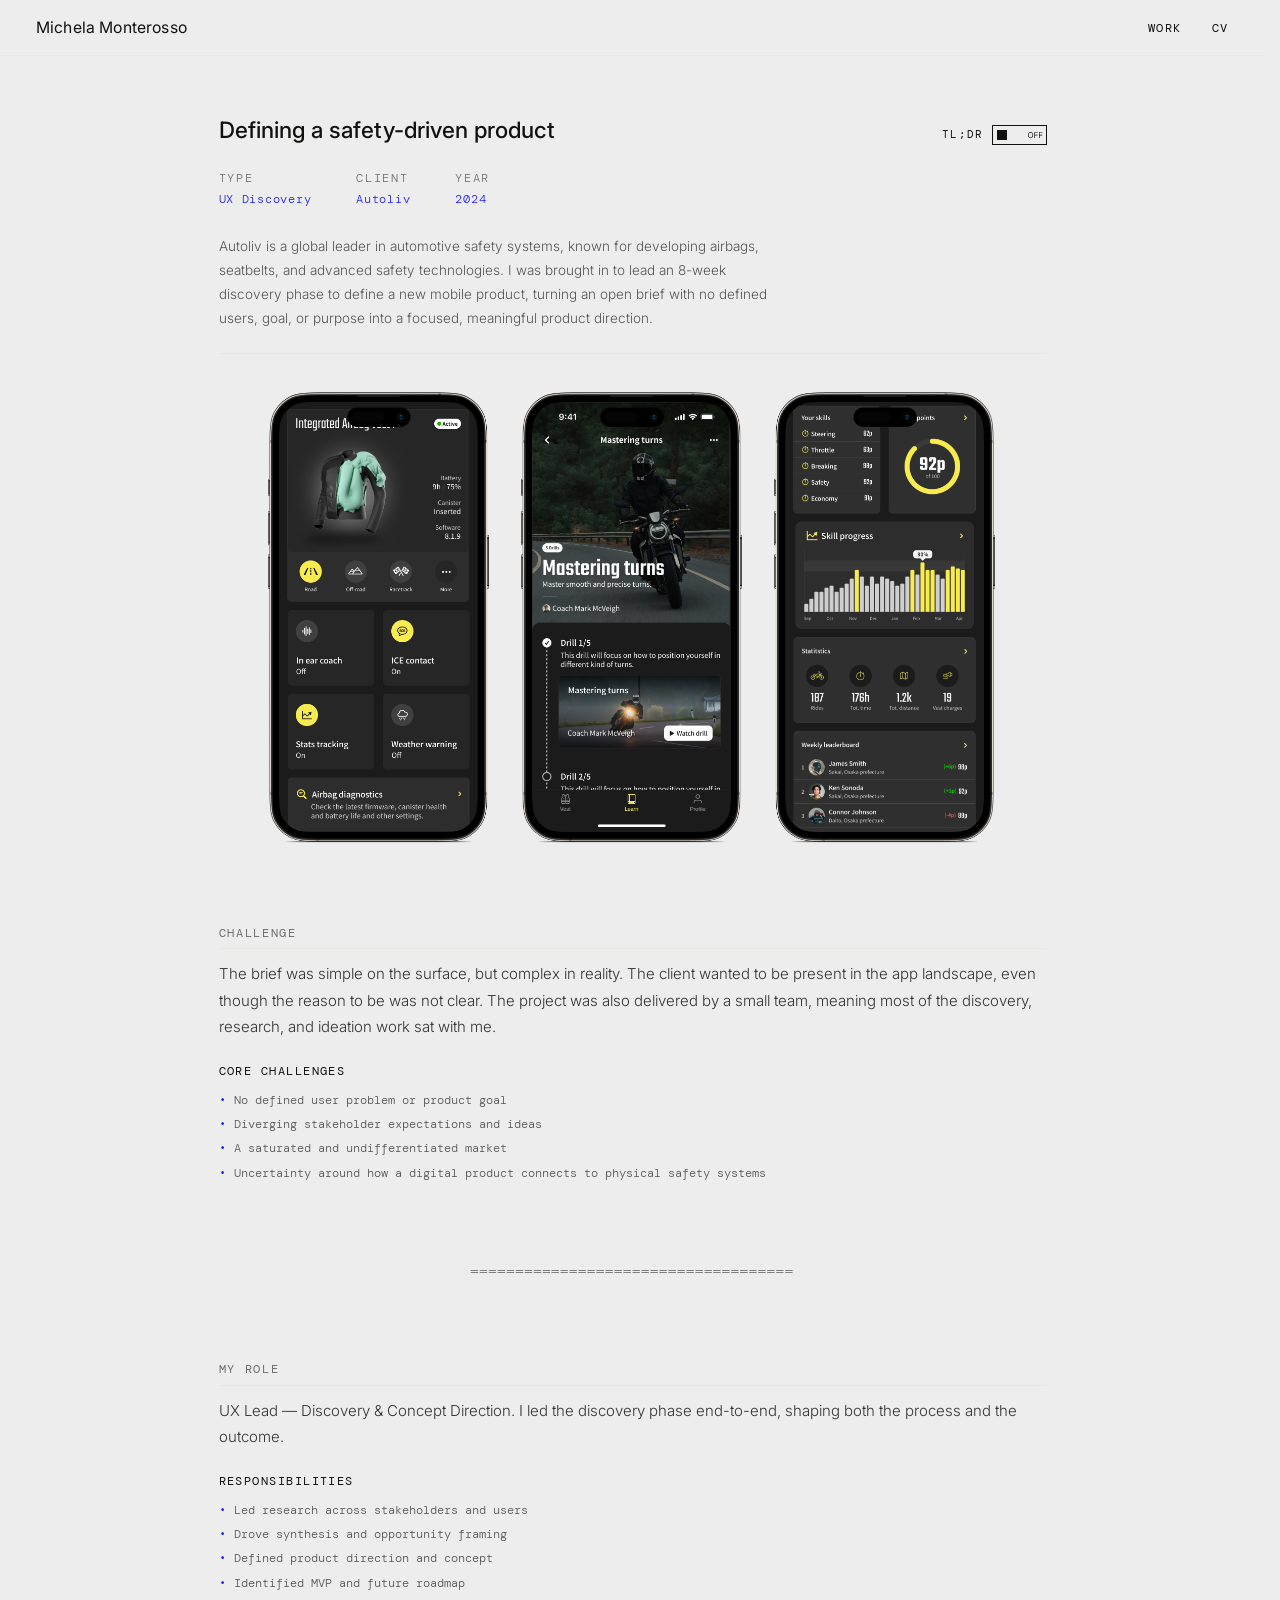
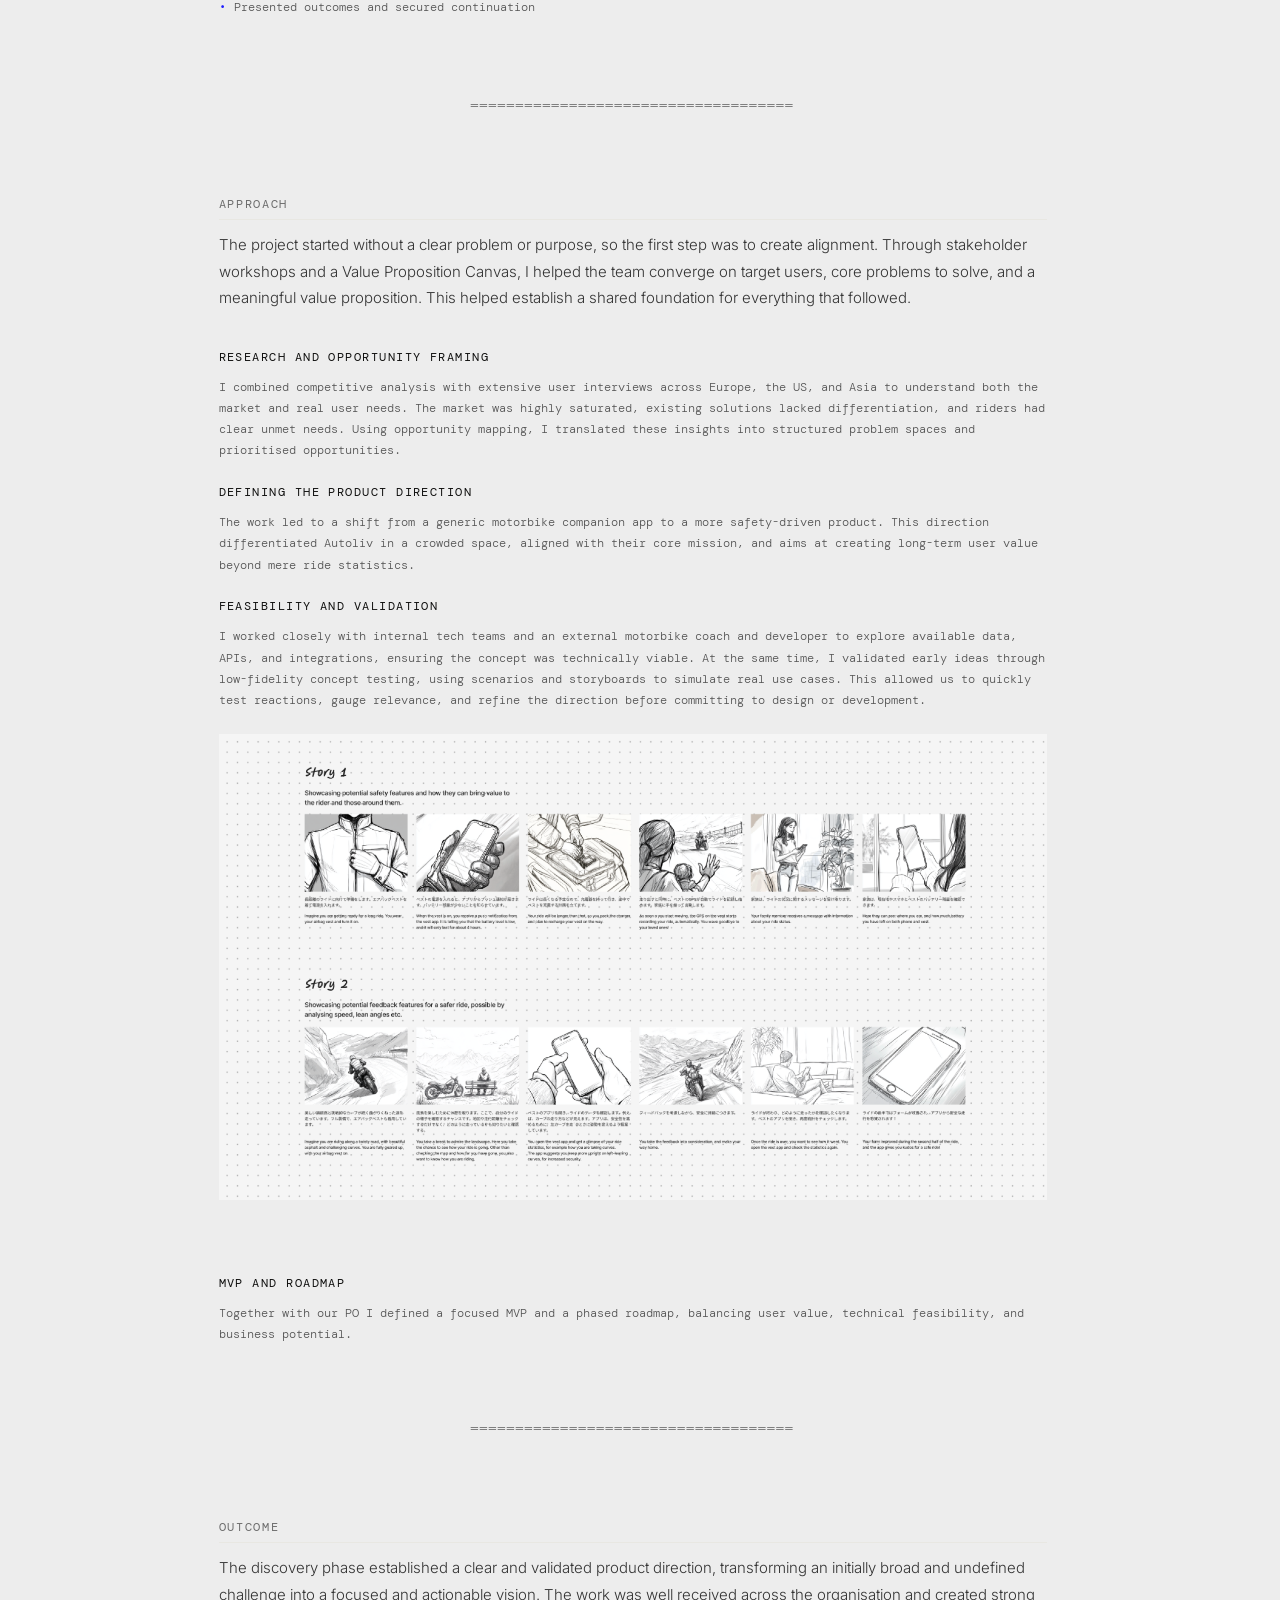
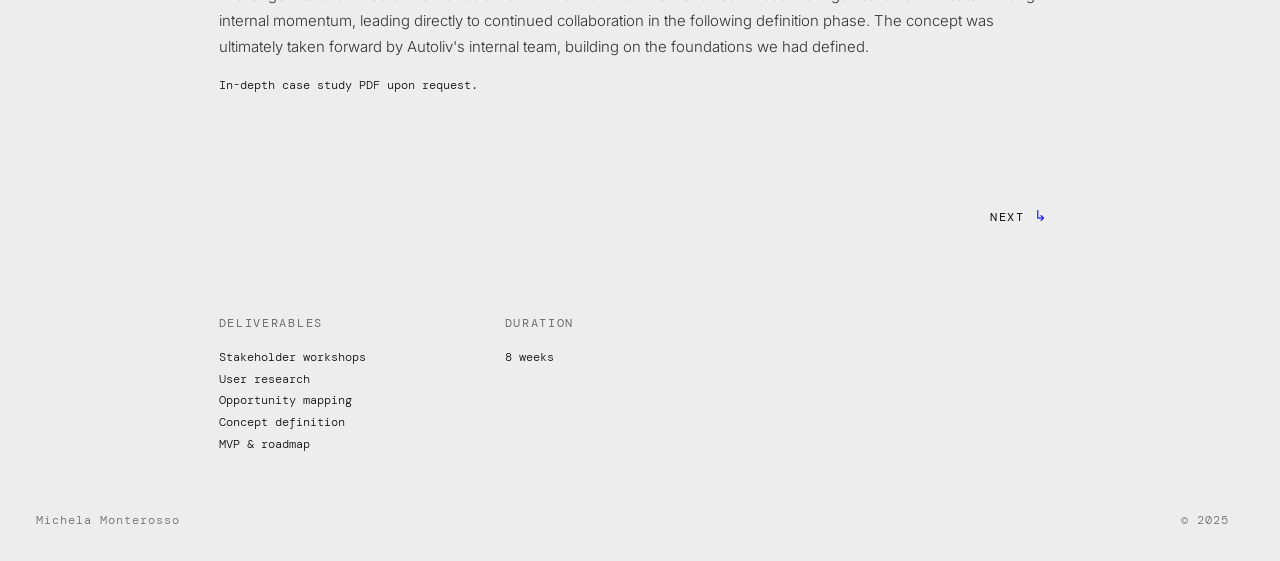
<file: project-autoliv/index.html>
<!DOCTYPE html>
<html lang="en">
<head>
<meta charset="UTF-8">
<meta name="viewport" content="width=device-width, initial-scale=1.0">
<title>Autoliv — Michela Monterosso</title>
<meta name="description" content="Defining a safety-driven product — UX lead on an 8-week discovery phase for Autoliv.">
<meta property="og:title" content="Autoliv — Michela Monterosso">
<meta property="og:description" content="Defining a safety-driven product — UX lead on an 8-week discovery phase for Autoliv.">
<meta property="og:type" content="website">
<meta property="og:url" content="https://miche7a.github.io/michelamonterosso/project-autoliv/">
<meta name="twitter:card" content="summary">
<meta name="twitter:title" content="Autoliv — Michela Monterosso">
<meta name="twitter:description" content="Defining a safety-driven product — UX lead on an 8-week discovery phase for Autoliv.">
<link rel="stylesheet" href="../style.css">
</head>
<body>

<!-- ─── NAV ─── -->
<nav>
  <a class="nav-name" href="../index.html">Michela Monterosso</a>
  <div class="nav-links">
    <a class="nav-link" href="../index.html">Work</a>
    <a class="nav-link" href="../about.html">CV</a>
  </div>
</nav>

<div class="container">

  <!-- ─── PROJECT HEADER ─── -->
  <div class="project-header" id="project-header">

    <div class="project-header-top">
      <h1 class="project-title">Defining a safety-driven product</h1>
      <div class="tldr-widget" id="tldr-toggle" onclick="toggleTldr()">
        <span class="tldr-label">TL;DR</span>
        <img class="tldr-toggle-img" id="tldr-img" alt="toggle">
      </div>
    </div>

    <div class="project-meta">
      <div>
        <div class="meta-label">Type</div>
        <div class="meta-value" id="meta-type">Discovery UX</div>
      </div>
      <div>
        <div class="meta-label">Client</div>
        <div class="meta-value" id="meta-client">Autoliv</div>
      </div>
      <div>
        <div class="meta-label">Year</div>
        <div class="meta-value" id="meta-year">2024</div>
      </div>
    </div>

    <!-- Full intro -->
    <div class="content-full">
      <p class="project-intro">
        Autoliv is a global leader in automotive safety systems, known for developing
        airbags, seatbelts, and advanced safety technologies. I was brought in to lead
        an 8-week discovery phase to define a new mobile product, turning an open brief
        with no defined users, goal, or purpose into a focused, meaningful product direction.
      </p>
    </div>

    <!-- TL;DR intro -->
    <div class="content-tldr">
      <p class="project-intro">
        8-week discovery phase turning an undefined app brief into a
        differentiated, safety-focused product concept.
      </p>
    </div>

  </div><!-- /project-header -->


  <!-- ══════════════════════════════════════
       FULL VERSION
       ══════════════════════════════════════ -->
  <div class="content-full">

  <!-- Cover image -->
  <div class="block">
    <div class="img-full">
      <img src="../images/project-autoliv/AL_1.png" alt="Autoliv project">
    </div>
  </div>

  <!-- Challenge -->
  <div class="block">
    <div class="subheading">Challenge</div>
    <p class="text-block">
      The brief was simple on the surface, but complex in reality. The client wanted
      to be present in the app landscape, even though the reason to be was not clear.
      The project was also delivered by a small team, meaning most of the discovery,
      research, and ideation work sat with me.
    </p>
    <div class="col-2 is-stacked" style="margin-top: 1.5rem;">
      <div>
        <p class="col-heading">Core challenges</p>
        <div class="col-body">
          <ul>
            <li>No defined user problem or product goal</li>
            <li>Diverging stakeholder expectations and ideas</li>
            <li>A saturated and undifferentiated market</li>
            <li>Uncertainty around how a digital product connects to physical safety systems</li>
          </ul>
        </div>
      </div>
    </div>
  </div>

  <div class="subheading" style="text-align: center; margin-bottom: var(--block-gap); border: none;">════════════════════════════════════</div>

  <!-- My Role -->
  <div class="block">
    <div class="subheading">My Role</div>
    <p class="text-block">
      UX Lead — Discovery &amp; Concept Direction. I led the discovery phase end-to-end,
      shaping both the process and the outcome.
    </p>
    <div class="col-2 is-stacked" style="margin-top: 1.5rem;">
      <div>
        <p class="col-heading">Responsibilities</p>
        <div class="col-body">
          <ul>
            <li>Led research across stakeholders and users</li>
            <li>Drove synthesis and opportunity framing</li>
            <li>Defined product direction and concept</li>
            <li>Identified MVP and future roadmap</li>
            <li>Presented outcomes and secured continuation</li>
          </ul>
        </div>
      </div>
    </div>
  </div>

  <div class="subheading" style="text-align: center; margin-bottom: var(--block-gap); border: none;">════════════════════════════════════</div>

  <!-- Approach -->
  <div class="block" style="margin-bottom: 2.5rem;">
    <div class="subheading">Approach</div>
    <p class="text-block">
      The project started without a clear problem or purpose, so the first step was
      to create alignment. Through stakeholder workshops and a Value Proposition Canvas,
      I helped the team converge on target users, core problems to solve, and a meaningful
      value proposition. This helped establish a shared foundation for everything that followed.
    </p>
  </div>

  <div class="block" style="margin-bottom: 1.5rem;">
    <p class="col-heading">Research and opportunity framing</p>
    <p class="text-block" style="font-family: var(--mono); font-size: var(--text-sm); color: var(--dim);">
      I combined competitive analysis with extensive user interviews across Europe, the US,
      and Asia to understand both the market and real user needs. The market was highly saturated,
      existing solutions lacked differentiation, and riders had clear unmet needs. Using opportunity mapping, I translated these insights into structured problem
      spaces and prioritised opportunities.
    </p>
  </div>

  <div class="block" style="margin-bottom: 1.5rem;">
    <p class="col-heading">Defining the product direction</p>
    <p class="text-block" style="font-family: var(--mono); font-size: var(--text-sm); color: var(--dim);">
      The work led to a shift from a generic motorbike companion app to a more safety-driven product. This direction differentiated Autoliv in a crowded
      space, aligned with their core mission, and aims at creating long-term user value beyond mere ride statistics.
    </p>
  </div>

  <div class="block" style="margin-bottom: 1.5rem;">
    <p class="col-heading">Feasibility and validation</p>
    <p class="text-block" style="font-family: var(--mono); font-size: var(--text-sm); color: var(--dim);">
      I worked closely with internal tech teams and an external motorbike coach and developer to explore available data, APIs, and integrations, ensuring the concept was technically viable.

At the same time, I validated early ideas through low-fidelity concept testing, using scenarios and storyboards to simulate real use cases. This allowed us to quickly test reactions, gauge relevance, and refine the direction before committing to design or development.
    
    </p>
  </div>
<!-- Image -->
  <div class="block">
    <div class="img-full">
      <img src="../images/project-autoliv/AL_2.png" alt="Autoliv project">
    </div>
  </div>
  <div class="block" style="margin-bottom: 5rem;">
    <p class="col-heading">MVP and roadmap</p>
    <p class="text-block" style="font-family: var(--mono); font-size: var(--text-sm); color: var(--dim);">
      Together with our PO I defined a focused MVP and a phased roadmap, balancing user value,
      technical feasibility, and business potential.
    </p>
  </div>

  <div class="subheading" style="text-align: center; margin-bottom: var(--block-gap); border: none;">════════════════════════════════════</div>

  <!-- Outcome -->
  <div class="block">
    <div class="subheading">Outcome</div>
    <p class="text-block">
      The discovery phase established a clear and validated product direction, transforming an
      initially broad and undefined challenge into a focused and actionable vision.
      The work was well received across the organisation and created strong internal momentum,
      leading directly to continued collaboration in the following definition phase. The concept
      was ultimately taken forward by Autoliv's internal team, building on the foundations we had defined.
    </p>
    <p class="text-block" style="font-family: var(--mono); font-size: var(--text-sm); color: var(--ink);">In-depth case study PDF upon request.</p>
  </div>

  </div><!-- /content-full -->


  <!-- ══════════════════════════════════════
       TL;DR VERSION
       ══════════════════════════════════════ -->
  <div class="content-tldr">

    <div class="block block--flush">
      <div class="tldr-col-group">
        <div>
          <p class="tldr-col-heading">What I did</p>
          <p class="tldr-col-body">Led an 8-week discovery phase end-to-end with activities such as: stakeholder workshops, user research across three continents, opportunity framing, concept definition, feasibility exploration, and MVP scoping.</p>
        </div>
        <div>
          <p class="tldr-col-heading">The challenge</p>
          <p class="tldr-col-body">No defined users, no product goal, diverging stakeholder expectations, and a saturated market. The brief was "we want an app", and he job was to find out what it should actually be.</p>
        </div>
        <div>
          <p class="tldr-col-heading">The outcome</p>
          <p class="tldr-col-body">A differentiated product concept with full stakeholder alignment, a defined MVP, and a phased roadmap, leading directly to continued collaboration.</p>
        </div>
      </div>
    </div>

  </div><!-- /content-tldr -->

  <!-- ─── NEXT PROJECT NAV ─── -->
  <div class="project-nav">
    <a class="proj-nav-link" href="#">
      <span class="proj-nav-label">Next</span>
      <span class="proj-nav-arrow">↳</span>
    </a>
  </div>

  <!-- ─── APPENDIX: CREDITS ─── -->
  <div class="credits-appendix">
    <div class="credits">
      <div>
        <div class="credit-label">Deliverables</div>
        <div class="credit-value">
          Stakeholder workshops<br>
          User research<br>
          Opportunity mapping<br>
          Concept definition<br>
          MVP &amp; roadmap
        </div>
      </div>
      <div>
        <div class="credit-label">Duration</div>
        <div class="credit-value">8 weeks</div>
      </div>
      <div></div>
    </div>
  </div>

</div><!-- /container -->

<footer>
  <span class="footer-text">Michela Monterosso</span>
  <div id="footer-creature-stage"></div>
  <span class="footer-text">© 2025</span>
</footer>

<script src="../projects.js"></script>
<script src="../script.js"></script>
<script>injectProjectMeta("project-autoliv"); injectNextProject("project-autoliv");</script>
</body>
</html>
</file>
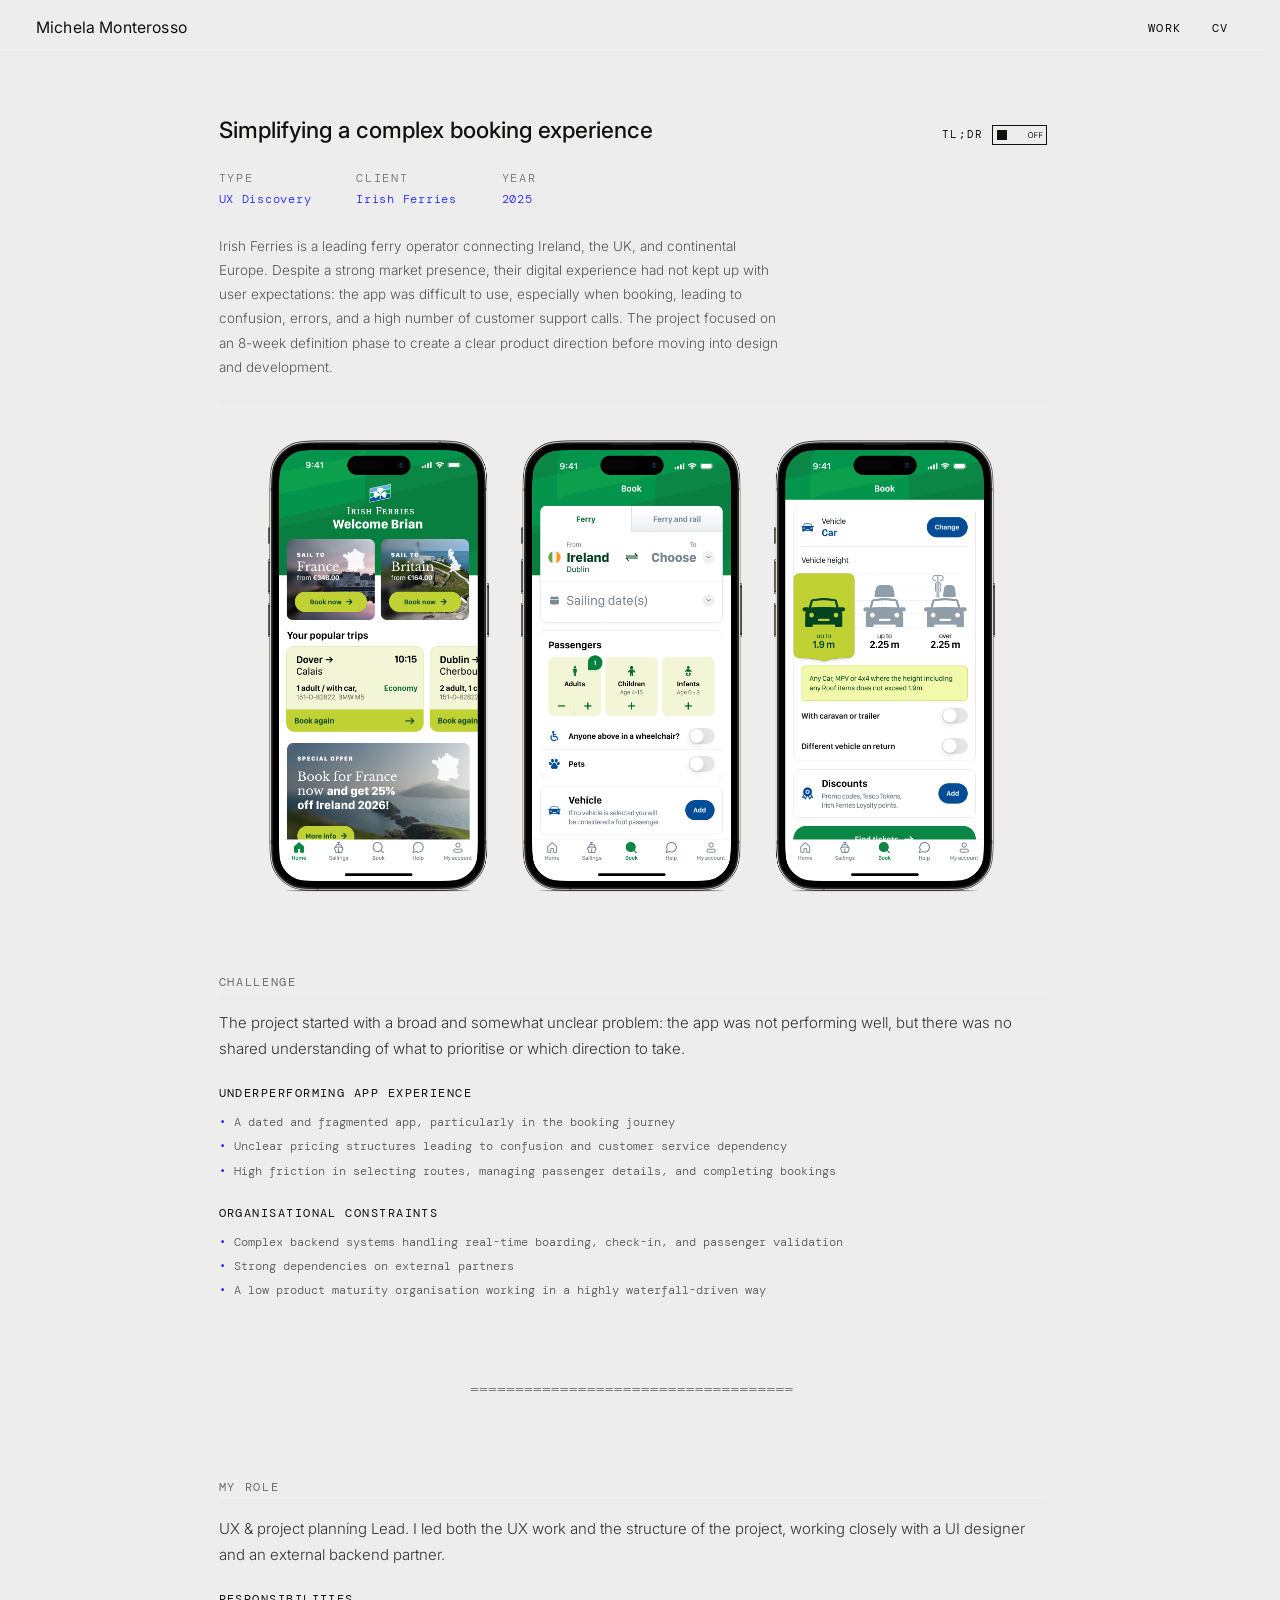
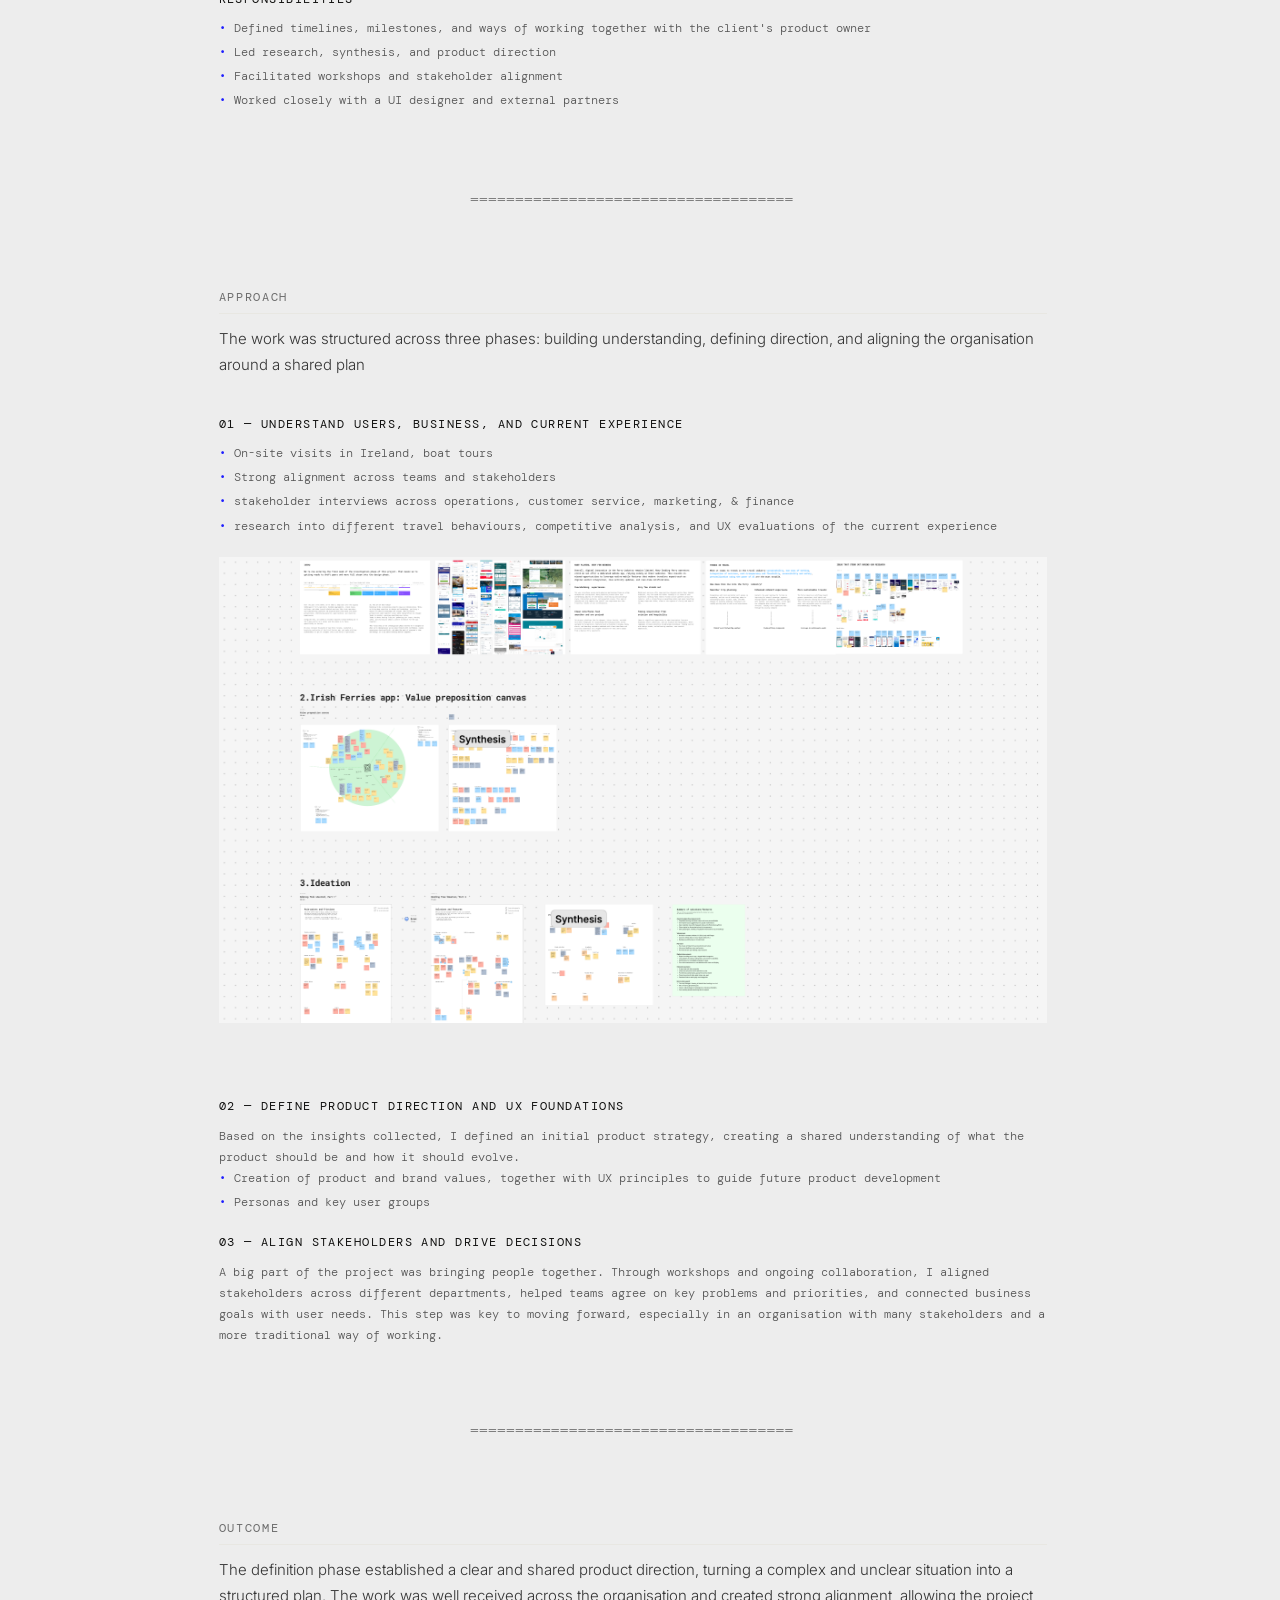
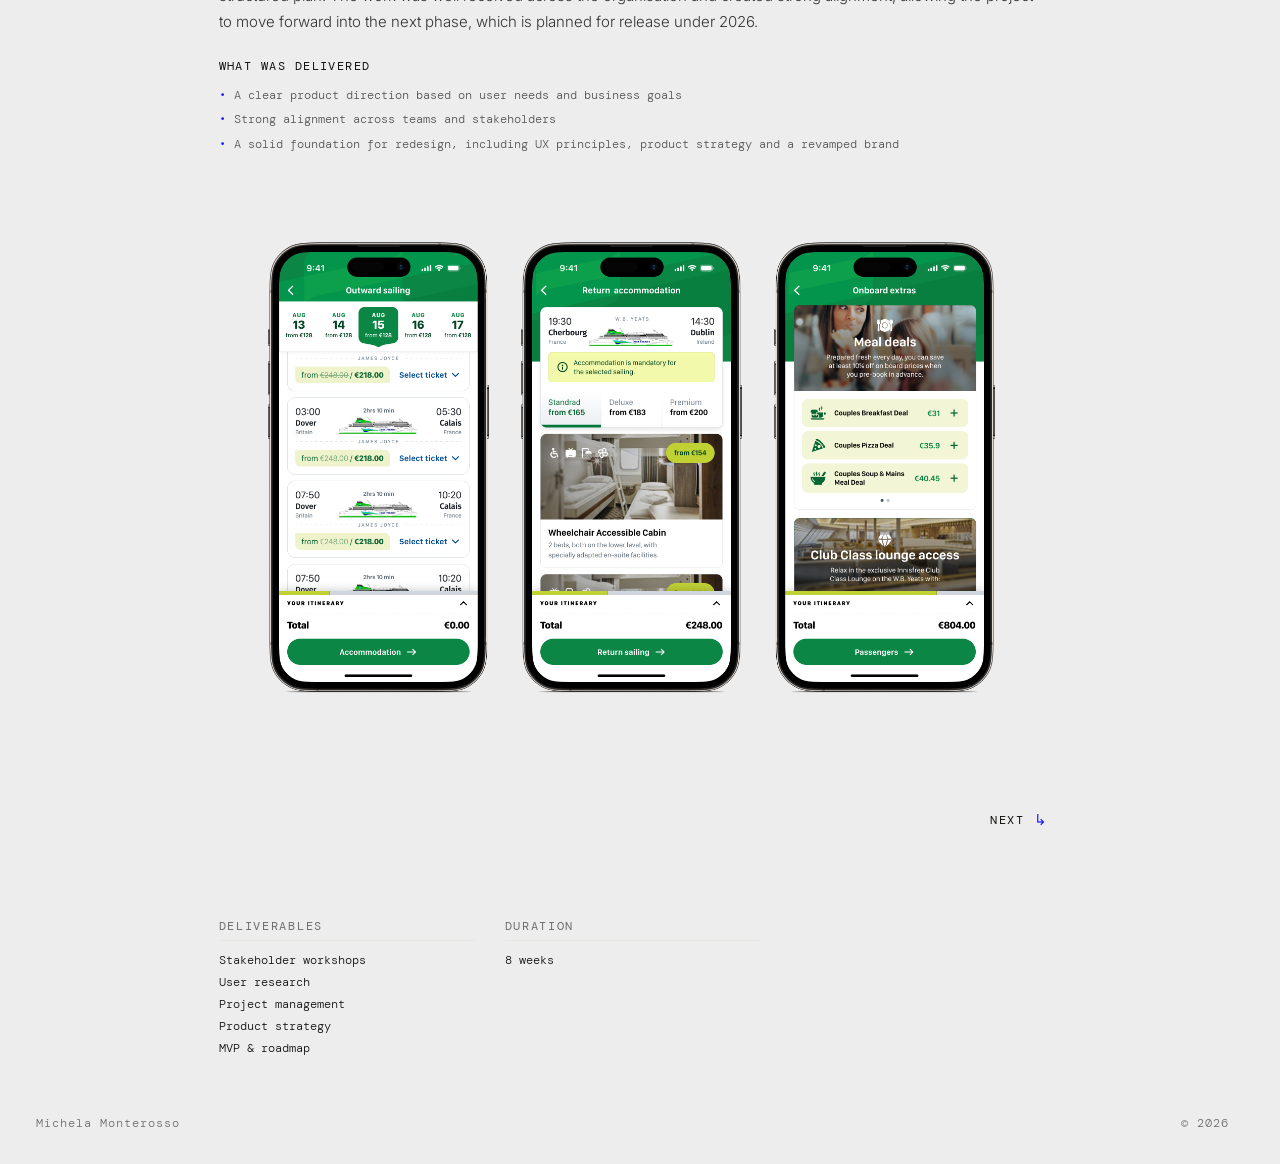
<file: project-irish/index.html>
<!DOCTYPE html>
<html lang="en">
<head>
<meta charset="UTF-8">
<meta name="viewport" content="width=device-width, initial-scale=1.0">
<title>Irish Ferries — Michela Monterosso</title>
<meta name="description" content="Simplifying a complex booking experience — Definition phase for Irish Ferries.">
<meta property="og:title" content="Irish Ferries — Michela Monterosso">
<meta property="og:description" content="Simplifying a complex booking experience — Definition phase for Irish Ferries.">
<meta property="og:type" content="website">
<meta property="og:url" content="https://miche7a.github.io/michelamonterosso/project-irish/">
<meta name="twitter:card" content="summary">
<meta name="twitter:title" content="Irish Ferries — Michela Monterosso">
<meta name="twitter:description" content="Simplifying a complex booking experience — Definition phase for Irish Ferries.">
<link rel="stylesheet" href="../style.css">
</head>
<body>

<!-- ─── NAV ─── -->
<nav>
  <a class="nav-name" href="../index.html">Michela Monterosso</a>
  <div class="nav-links">
    <a class="nav-link" href="../index.html">Work</a>
    <a class="nav-link" href="../about.html">CV</a>
  </div>
</nav>

<div class="container">

  <!-- ─── PROJECT HEADER ─── -->
  <div class="project-header" id="project-header">

    <div class="project-header-top">
      <h1 class="project-title">Simplifying a complex booking experience</h1>
      <div class="tldr-widget" id="tldr-toggle" onclick="toggleTldr()">
        <span class="tldr-label">TL;DR</span>
        <img class="tldr-toggle-img" id="tldr-img" alt="toggle">
      </div>
    </div>

    <div class="project-meta">
      <div>
        <div class="meta-label">Type</div>
        <div class="meta-value" id="meta-type">Discovery UX</div>
      </div>
      <div>
        <div class="meta-label">Client</div>
        <div class="meta-value" id="meta-client">Irish Ferries</div>
      </div>
      <div>
        <div class="meta-label">Year</div>
        <div class="meta-value" id="meta-year">2025</div>
      </div>
    </div>

    <!-- Full intro -->
    <div class="content-full">
      <p class="project-intro">
        Irish Ferries is a leading ferry operator connecting Ireland, the UK,
        and continental Europe. Despite a strong market presence, their digital
        experience had not kept up with user expectations: the app was difficult
        to use, especially when booking, leading to confusion, errors, and a high
        number of customer support calls. The project focused on an 8-week
        definition phase to create a clear product direction before moving into
        design and development.
      </p>
    </div>

    <!-- TL;DR intro -->
    <div class="content-tldr">
      <p class="project-intro">
        8-week definition phase for Irish Ferries,turning a fragmented, unclear
        brief into a shared product direction and UX foundation ready for redesign.
      </p>
    </div>

  </div><!-- /project-header -->


  <!-- ══════════════════════════════════════
       FULL VERSION
       ══════════════════════════════════════ -->
  <div class="content-full">

  <!-- Cover image -->
 <div class="block">
  <div class="img-full">
    <img src="../images/project-irish/IF_2.png" alt="Irish Ferries project">
  </div>
</div>

  <!-- Challenge -->
  <div class="block">
    <div class="subheading">Challenge</div>
    <p class="text-block">
      The project started with a broad and somewhat unclear problem: the app was
      not performing well, but there was no shared understanding of what to
      prioritise or which direction to take.
    </p>
    <div class="col-2 is-stacked" style="margin-top: 1.5rem;">
      <div>
        <p class="col-heading">Underperforming app experience</p>
        <div class="col-body">
          <ul>
            <li>A dated and fragmented app, particularly in the booking journey</li>
            <li>Unclear pricing structures leading to confusion and customer service dependency</li>
            <li>High friction in selecting routes, managing passenger details, and completing bookings</li>
          </ul>
        </div>
      </div>
      <div>
        <p class="col-heading">Organisational constraints</p>
        <div class="col-body">
          <ul>
            <li>Complex backend systems handling real-time boarding, check-in, and passenger validation</li>
            <li>Strong dependencies on external partners</li>
            <li>A low product maturity organisation working in a highly waterfall-driven way</li>
          </ul>
        </div>
      </div>
    </div>
  </div>

  <div class="subheading" style="text-align: center; margin-bottom: var(--block-gap); border: none;">════════════════════════════════════</div>

  <!-- My Role -->
  <div class="block">
    <div class="subheading">My Role</div>
    <p class="text-block">
      UX  &amp; project planning Lead. I led both the UX work and the structure
      of the project, working closely with a UI designer and an external backend partner.
    </p>
    <div class="col-2 is-stacked" style="margin-top: 1.5rem;">
      <div>
        <p class="col-heading">Responsibilities</p>
        <div class="col-body">
          <ul>
            <li>Defined timelines, milestones, and ways of working together with the client's product owner</li>
            <li>Led research, synthesis, and product direction</li>
            <li>Facilitated workshops and stakeholder alignment</li>
            <li>Worked closely with a UI designer and external partners</li>
          </ul>
        </div>
      </div>
    </div>
  </div>

  <div class="subheading" style="text-align: center; margin-bottom: var(--block-gap); border: none;">════════════════════════════════════</div>

  <!-- Approach -->
  <div class="block" style="margin-bottom: 2.5rem;">
    <div class="subheading">Approach</div>
    <p class="text-block">
      The work was structured across three phases: building understanding,
      defining direction, and aligning the organisation around a shared plan
    </p>
  </div>

  <div class="block" style="margin-bottom: 1.5rem;">
    <p class="col-heading">01 — Understand users, business, and current experience</p>
  
      <div class="col-body">
      <ul>
            <li>On-site visits in Ireland,
      boat tours</li>
            <li>Strong alignment across teams and stakeholders</li>
            <li>stakeholder interviews across operations, customer
      service, marketing, & finance</li>
            <li>research into different travel
      behaviours, competitive analysis, and UX evaluations of the current experience</li>
          </ul>
       </div>
  </div>
<!-- Image -->
 <div class="block">
  <div class="img-full">
    <img src="../images/project-irish/IF_1.png" alt="Irish Ferries project">
  </div>
</div>
    
  <div class="block" style="margin-bottom: 1.5rem;">
    <p class="col-heading">02 — Define product direction and UX foundations</p>
    <p class="text-block" style="font-family: var(--mono); font-size: var(--text-sm); color: var(--dim);">
      Based on the insights collected, I defined an initial product strategy, creating a shared
      understanding of what the product should be and how it should evolve.    </p>

      <div class="col-body">
      <ul>
            <li>Creation of product and brand
      values, together with UX principles to guide future product development
      </li>
        <li>Personas and key user groups </li>
   </ul>
       </div>
  </div>

  <div class="block" style="margin-bottom: 5rem;">
    <p class="col-heading">03 — Align stakeholders and drive decisions</p>
    <p class="text-block" style="font-family: var(--mono); font-size: var(--text-sm); color: var(--dim);">
      A big part of the project was bringing people together. Through workshops
      and ongoing collaboration, I aligned stakeholders across different departments, helped
      teams agree on key problems and priorities, and connected business goals with
      user needs. This step was key to moving forward, especially in an organisation
      with many stakeholders and a more traditional way of working.
    </p>
  </div>

  <div class="subheading" style="text-align: center; margin-bottom: var(--block-gap); border: none;">════════════════════════════════════</div>

  <!-- Outcome -->
  <div class="block">
    <div class="subheading">Outcome</div>
    <p class="text-block">
      The definition phase established a clear and shared product direction,
      turning a complex and unclear situation into a structured plan. The work
      was well received across the organisation and created strong alignment,
      allowing the project to move forward into the next phase, which is planned for release under 2026.
    </p>
    <div class="col-2 is-stacked" style="margin-top: 1.5rem;">
      <div>
        <p class="col-heading">What was delivered</p>
        <div class="col-body">
          <ul>
            <li>A clear product direction based on user needs and business goals</li>
            <li>Strong alignment across teams and stakeholders</li>
            <li>A solid foundation for redesign, including UX principles, product strategy and a revamped brand</li>
            
          </ul>
        </div>
      </div>
    </div>
  </div>
<!-- Image -->
   <div class="block">
  <div class="img-full">
    <img src="../images/project-irish/IF_3.png" alt="Irish Ferries project">
  </div>
</div>
    
  </div><!-- /content-full -->


  <!-- ══════════════════════════════════════
       TL;DR VERSION
       ══════════════════════════════════════ -->
  <div class="content-tldr">

    <div class="block block--flush">
      <div class="tldr-col-group">
        <div>
          <p class="tldr-col-heading">What I did</p>
          <p class="tldr-col-body">UX Lead and project planning lead:on-site research, stakeholder workshops, product strategy, UX principles, and persona definition across an 8-week definition phase.</p>
        </div>
        <div>
          <p class="tldr-col-heading">The challenge</p>
          <p class="tldr-col-body">A fragmented app, unclear priorities, waterfall-driven organisation, and complex backend dependencies.</p>
        </div>
        <div>
          <p class="tldr-col-heading">The outcome</p>
          <p class="tldr-col-body">A clear product direction, strong stakeholder alignment, and a solid UX foundation, ready to move into redesign and development.</p>
        </div>
      </div>
    </div>

  </div><!-- /content-tldr -->

  <!-- ─── NEXT PROJECT NAV ─── -->
  <div class="project-nav">
    <a class="proj-nav-link" href="#">
      <span class="proj-nav-label">Next</span>
      <span class="proj-nav-arrow">↳</span>
    </a>
  </div>

  <!-- ─── APPENDIX: CREDITS ─── -->
  <div class="credits-appendix">
    <div class="credits">
      <div>
        <div class="credit-label">Deliverables</div>
        <div class="credit-value">
          Stakeholder workshops<br>
          User research<br>
          Project management<br>
          Product strategy<br>
          MVP &amp; roadmap
        </div>
      </div>
      <div>
        <div class="credit-label">Duration</div>
        <div class="credit-value">8 weeks</div>
      </div>
      <div></div>
    </div>
  </div>

</div><!-- /container -->

<footer>
  <span class="footer-text">Michela Monterosso</span>
  <div id="footer-creature-stage"></div>
  <span class="footer-text">© 2026</span>
</footer>

<script src="../projects.js"></script>
<script src="../script.js"></script>
<script>
  injectProjectMeta("project-irish");
  injectNextProject("project-irish");
</script>

</body>
</html>
</file>
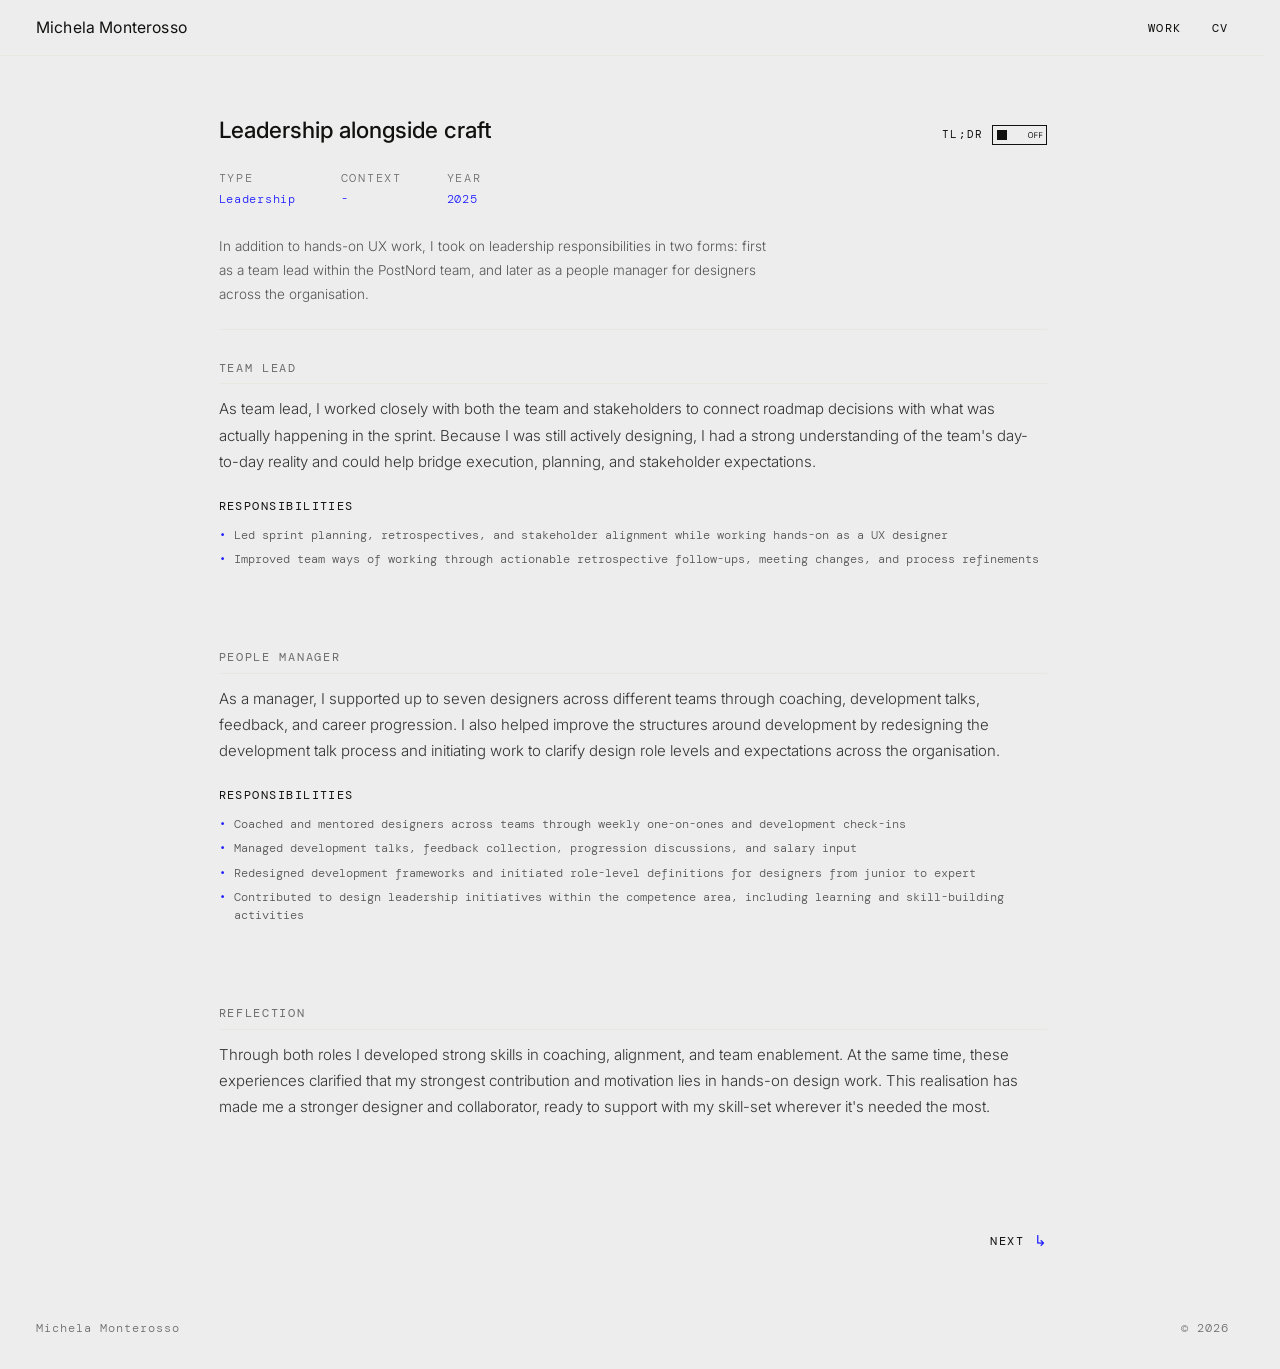
<file: project-leadership/index.html>
<!DOCTYPE html>
<html lang="en">
<head>
<meta charset="UTF-8">
<meta name="viewport" content="width=device-width, initial-scale=1.0">
<title>Leadership — Michela Monterosso</title>
<meta name="description" content="Leadership alongside craft — team lead and people manager experience.">
<meta property="og:title" content="Leadership — Michela Monterosso">
<meta property="og:description" content="Leadership alongside craft — team lead and people manager experience.">
<meta property="og:type" content="website">
<meta property="og:url" content="https://miche7a.github.io/michelamonterosso/project-leadership/">
<meta name="twitter:card" content="summary">
<meta name="twitter:title" content="Leadership — Michela Monterosso">
<meta name="twitter:description" content="Leadership alongside craft — team lead and people manager experience.">
<link rel="stylesheet" href="../style.css">
</head>
<body>

<!-- ─── NAV ─── -->
<nav>
  <a class="nav-name" href="../index.html">Michela Monterosso</a>
  <div class="nav-links">
    <a class="nav-link" href="../index.html">Work</a>
    <a class="nav-link" href="../about.html">CV</a>
  </div>
</nav>

<!-- ─── PROJECT CONTENT ─── -->
<div class="container">

  <div class="project-header" id="project-header">
    <div class="project-header-top">
      <h1 class="project-title">Leadership alongside craft</h1>
      <div class="tldr-widget" id="tldr-toggle" onclick="toggleTldr()">
        <span class="tldr-label">TL;DR</span>
        <img class="tldr-toggle-img" id="tldr-img" alt="toggle">
      </div>
    </div>
    <div class="project-meta">
      <div>
        <div class="meta-label">Type</div>
        <div class="meta-value" id="meta-type">Leadership</div>
      </div>
      <div>
        <div class="meta-label">Context</div>
        <div class="meta-value" id="meta-client">-</div>
      </div>
      <div>
        <div class="meta-label">Year</div>
        <div class="meta-value" id="meta-year">2025</div>
      </div>
    </div>
    <div class="content-full">
      <p class="project-intro">
        In addition to hands-on UX work, I took on leadership responsibilities
        in two forms: first as a team lead within the PostNord team, and later
        as a people manager for designers across the organisation.
      </p>
    </div>
    <div class="content-tldr">
      <p class="project-intro">
        Team lead and people manager alongside hands-on UX work: coaching designers, improving team structures, and enabling delivery across teams.
      </p>
    </div>
  </div>

  <div class="content-full">

  <!-- Team Lead -->
  <div class="block">
    <div class="subheading">Team Lead</div>
    <p class="text-block">
      As team lead, I worked closely with both the team and stakeholders to
      connect roadmap decisions with what was actually happening in the sprint.
      Because I was still actively designing, I had a strong understanding of
      the team's day-to-day reality and could help bridge execution, planning,
      and stakeholder expectations.
    </p>
  
    <div class="col-2 is-stacked" style="margin-top: 1.5rem;">
      <div>
        <p class="col-heading">Responsibilities</p>
        <div class="col-body">
          <ul>
            <li>Led sprint planning, retrospectives, and stakeholder alignment while working hands-on as a UX designer</li>
            <li>Improved team ways of working through actionable retrospective follow-ups, meeting changes, and process refinements</li>
          </ul>
        </div>
      </div>
    </div>
  </div>

  <!-- People Manager -->
  <div class="block">
    <div class="subheading">People Manager</div>
    <p class="text-block">
      As a manager, I supported up to seven designers across different teams
      through coaching, development talks, feedback, and career progression.
      I also helped improve the structures around development by redesigning
      the development talk process and initiating work to clarify design role
      levels and expectations across the organisation.
    </p>
    <div class="col-2 is-stacked" style="margin-top: 1.5rem;">
      <div>
        <p class="col-heading">Responsibilities</p>
        <div class="col-body">
          <ul>
            <li>Coached and mentored designers across teams through weekly one-on-ones and development check-ins</li>
            <li>Managed development talks, feedback collection, progression discussions, and salary input</li>
            <li>Redesigned development frameworks and initiated role-level definitions for designers from junior to expert</li>
            <li>Contributed to design leadership initiatives within the competence area, including learning and skill-building activities</li>
          </ul>
        </div>
      </div>
    </div>
  </div>

  <!-- Reflection -->
  <div class="block">
    <div class="subheading">Reflection</div>
    <p class="text-block">
      Through both roles I developed strong skills in coaching, alignment,
      and team enablement. At the same time, these experiences clarified that
      my strongest contribution and motivation lies in hands-on design work.
      This realisation has made me a stronger designer and collaborator,
      ready to support with my skill-set wherever it's needed the most.
    </p>
  </div>

  </div><!-- /content-full -->

  <!-- TL;DR extended content -->
  <div class="content-tldr">
    <div class="block block--flush">
      <div class="tldr-col-group">
        <div>
          <p class="tldr-col-heading">Team Lead</p>
          <p class="tldr-col-body">Bridged execution, planning, and stakeholder expectations while staying hands-on as a designer. Led sprint planning, retros, and delivery flow.</p>
        </div>
        <div>
          <p class="tldr-col-heading">People Manager</p>
          <p class="tldr-col-body">Supported up to seven designers through coaching, development talks, and career progression. Redesigned development frameworks and clarified role levels.</p>
        </div>
        <div>
          <p class="tldr-col-heading">The learning</p>
          <p class="tldr-col-body">Leadership experience deepened my understanding of teams and delivery. It also confirmed that hands-on design is where I contribute most.</p>
        </div>
      </div>
    </div>
  </div>

<!-- ─── NEXT PROJECT NAV ─── -->
  <div class="project-nav">
    <a class="proj-nav-link" href="#">
      <span class="proj-nav-label">Next</span>
      <span class="proj-nav-arrow">↳</span>
    </a>
  </div>



</div><!-- /container -->

<footer>
  <span class="footer-text">Michela Monterosso</span>
  <div id="footer-creature-stage"></div>
  <span class="footer-text">© 2026</span>
</footer>

<script src="../projects.js"></script>
<script src="../script.js"></script>
<script>
  injectProjectMeta("project-leadership");
  injectNextProject("project-leadership");
</script>

</body>
</html>
</file>
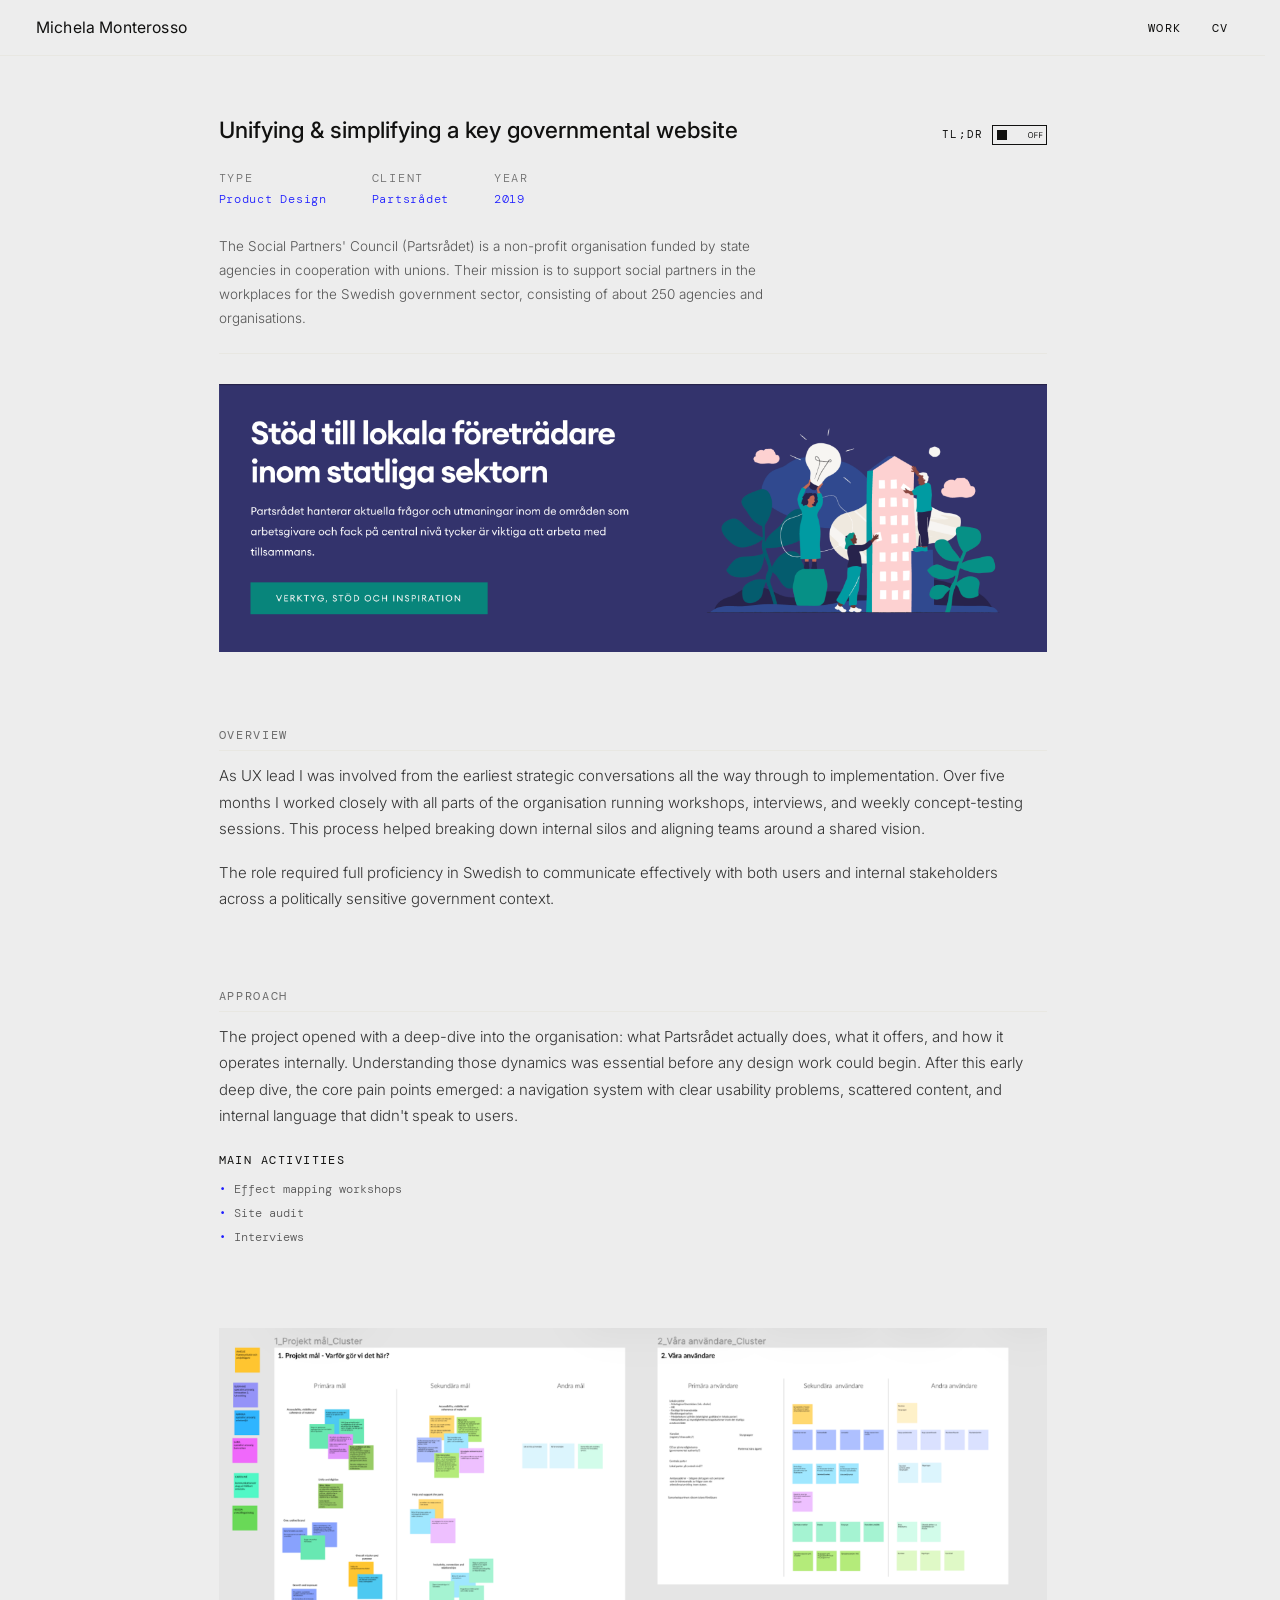
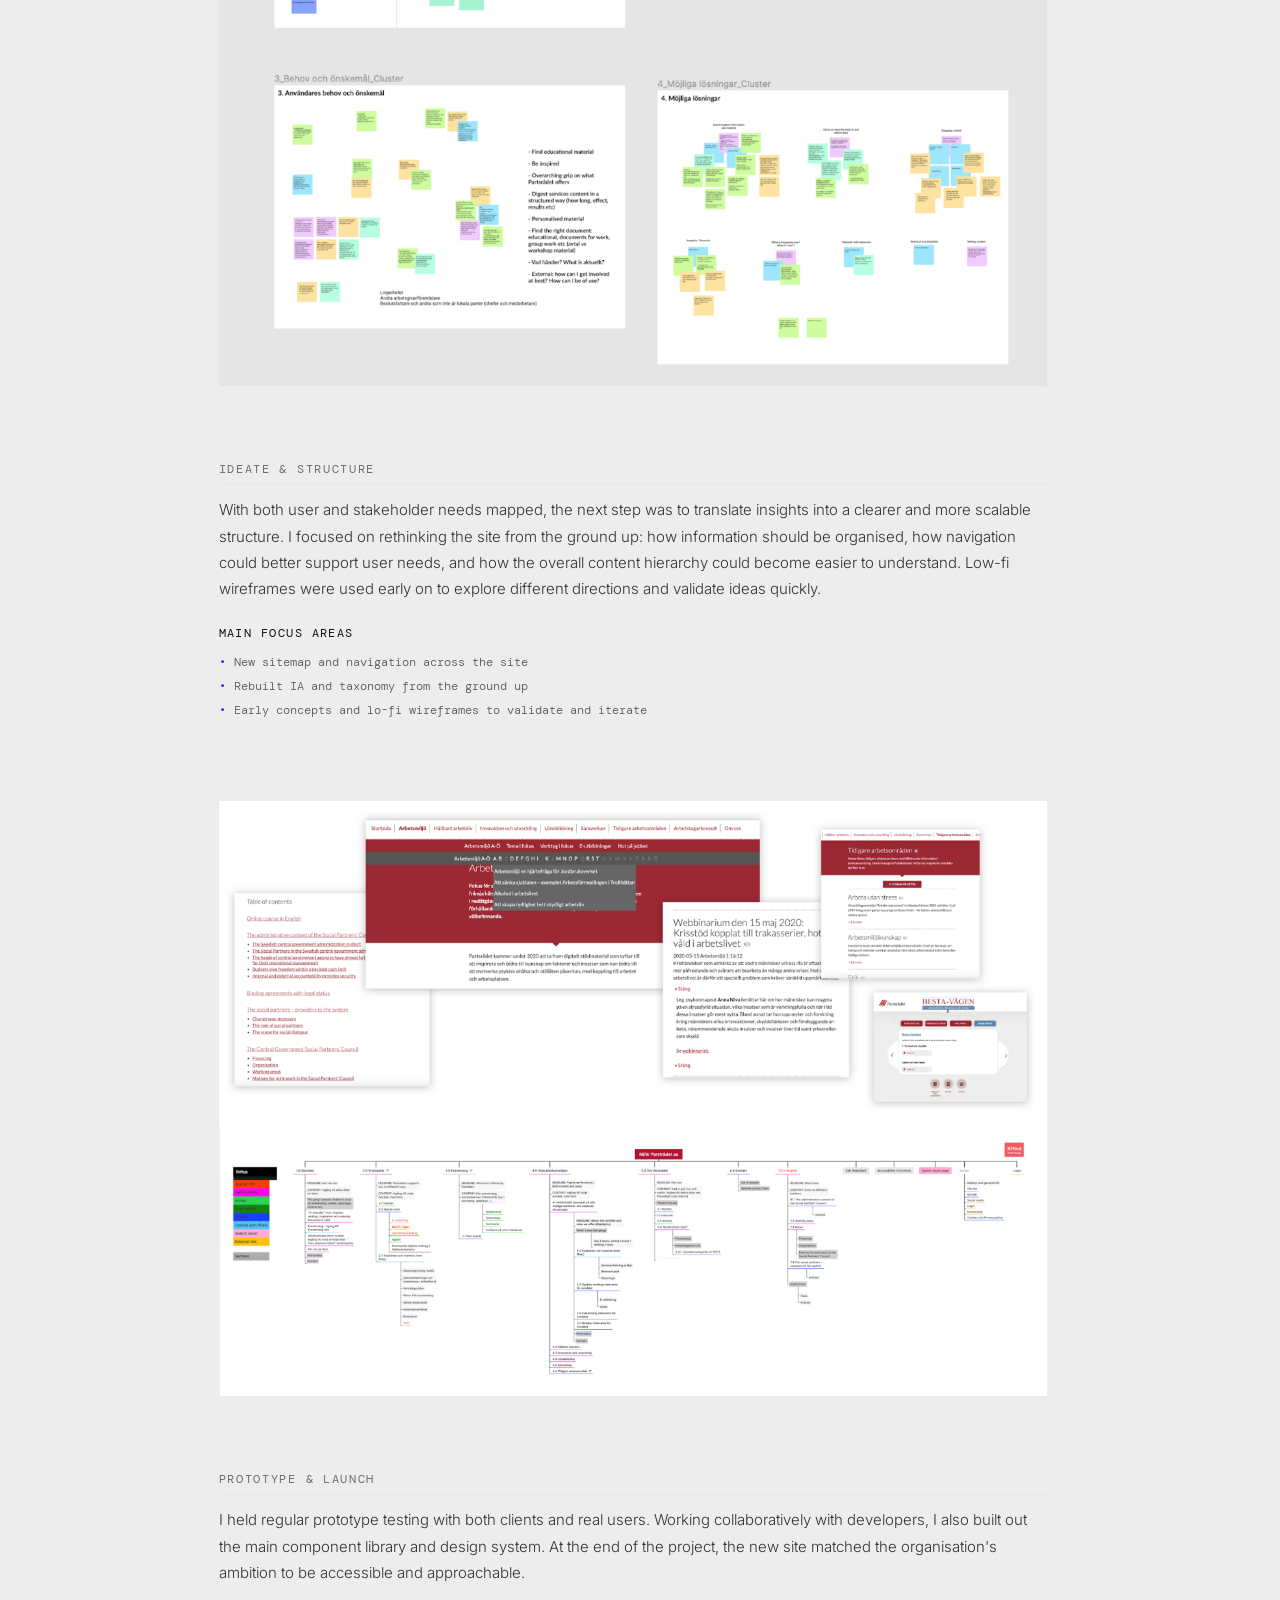
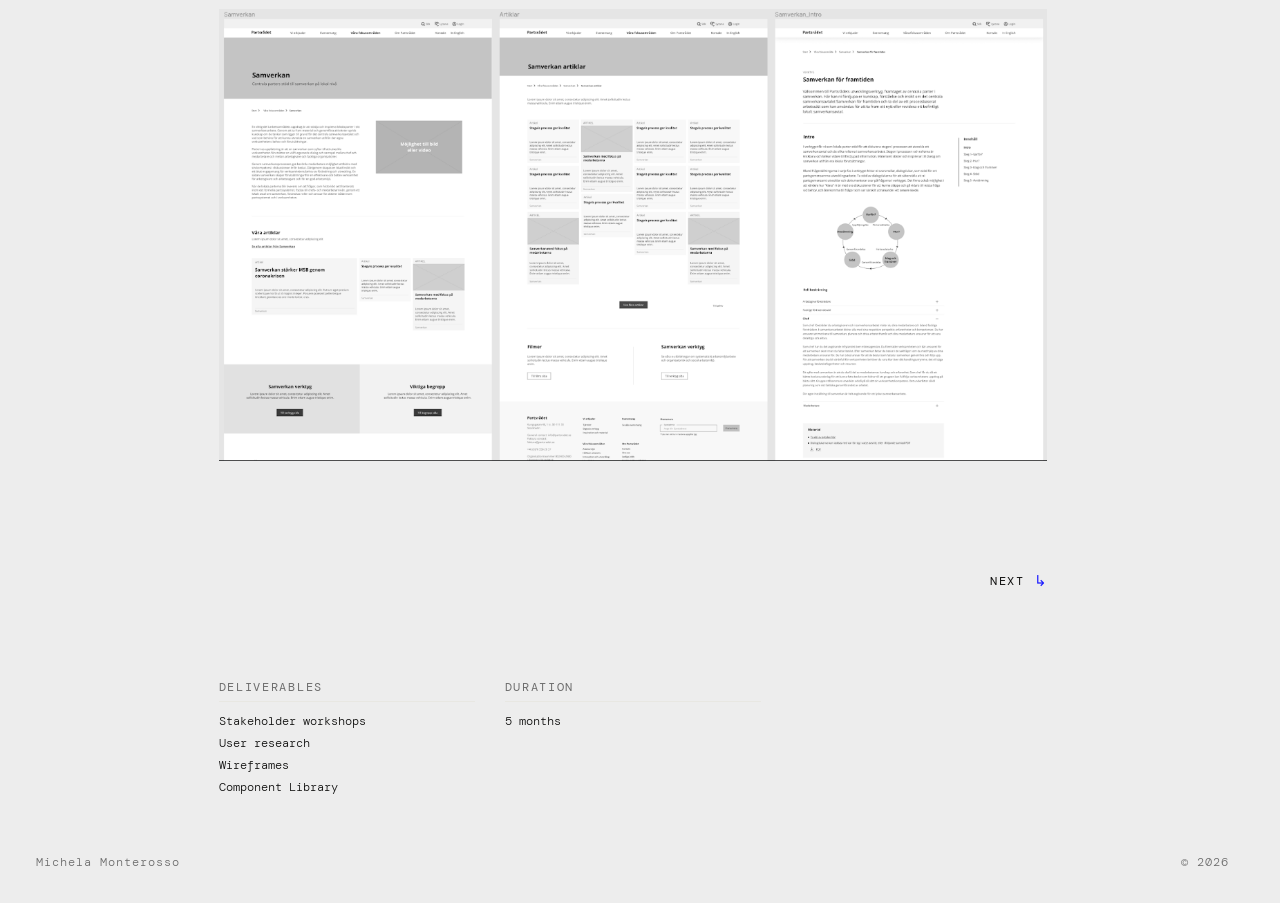
<file: project-partsradet/index.html>
<!DOCTYPE html>
<html lang="en">
<head>
<meta charset="UTF-8">
<meta name="viewport" content="width=device-width, initial-scale=1.0">
<title>Partsrådet — Michela Monterosso</title>
<meta name="description" content="End-to-end UX redesign for a Swedish government non-profit — restructuring content and navigation across 250 agencies.">
<meta property="og:title" content="Partsrådet — Michela Monterosso">
<meta property="og:description" content="End-to-end UX redesign for a Swedish government non-profit — restructuring content and navigation across 250 agencies.">
<meta property="og:type" content="website">
<meta property="og:url" content="https://miche7a.github.io/michelamonterosso/project-partsradet/">
<meta name="twitter:card" content="summary">
<meta name="twitter:title" content="Partsrådet — Michela Monterosso">
<meta name="twitter:description" content="End-to-end UX redesign for a Swedish government non-profit — restructuring content and navigation across 250 agencies.">
<link rel="stylesheet" href="../style.css">
</head>
<body>


<!-- ─── NAV ─── -->
<nav>
  <a class="nav-name" href="../index.html">Michela Monterosso</a>
  <div class="nav-links">
    <a class="nav-link" href="../index.html">Work</a>
    <a class="nav-link" href="../about.html">CV</a>
  </div>
</nav>

<!-- ─── PROJECT CONTENT ─── -->
<div class="container">

  <div class="project-header" id="project-header">
    <div class="project-header-top">
      <h1 class="project-title">Unifying &amp; simplifying a key governmental website</h1>
      <div class="tldr-widget" id="tldr-toggle" onclick="toggleTldr()">
        <span class="tldr-label">TL;DR</span>
        <img class="tldr-toggle-img" id="tldr-img" alt="toggle">
      </div>
    </div>
    <div class="project-meta">
      <div>
        <div class="meta-label">Type</div>
        <div class="meta-value" id="meta-type">End-to-End UX</div>
      </div>
      <div>
        <div class="meta-label">Client</div>
        <div class="meta-value" id="meta-client">Partsrådet</div>
      </div>
      <div>
        <div class="meta-label">Year</div>
        <div class="meta-value" id="meta-year">2019</div>
      </div>
    </div>
    <div class="content-full">
      <p class="project-intro">
        The Social Partners' Council (Partsrådet) is a non-profit organisation
        funded by state agencies in cooperation with unions. Their mission is to
        support social partners in the workplaces for the Swedish government
        sector, consisting of about 250 agencies and organisations.
      </p>
    </div>
    <div class="content-tldr">
      <p class="project-intro">
      UX lead on a full redesign for a Swedish government organisation, restructuring content and navigation across a complex environment.
      </p>
    </div>
  </div>

  <div class="content-full">

  <!-- Cover image -->
  <div class="block">
    <div class="img-full" style="aspect-ratio: unset; height: auto;">
      <img src="../images/project-partsradet/PR_cover.png" style="object-fit: contain; height: auto;">
    </div>
  </div>

  <!-- Overview -->
  <div class="block">
    <div class="subheading">Overview</div>
    <p class="text-block">
      As UX lead I was involved from the earliest strategic conversations
      all the way through to implementation. Over five months I worked closely
      with all parts of the organisation running workshops, interviews, and
      weekly concept-testing sessions. This process helped breaking down internal silos and
      aligning teams around a shared vision.
    </p>
    <p class="text-block">
      The role required full proficiency in Swedish to communicate effectively
      with both users and internal stakeholders across a politically sensitive
      government context.
    </p>
  </div>

  <!-- Approach -->
  <div class="block">
    <div class="subheading">Approach</div>
    <p class="text-block">
      The project opened with a deep-dive into the organisation: what Partsrådet
      actually does, what it offers, and how it operates internally. Understanding
      those dynamics was essential before any design work could begin. After this early deep dive,
      the core pain points emerged: a navigation system with clear usability problems,
      scattered content, and internal language that didn't speak to users.
    </p>
    <div class="col-2 is-stacked" style="margin-top: 1.5rem;">
      <div>
        <p class="col-heading">Main activities</p>
        <div class="col-body">
          <ul>
            <li>Effect mapping workshops</li>
            <li>Site audit</li>
            <li>Interviews</li>
          </ul>
        </div>
      </div>
    </div>
  </div>

  <div class="block">
    <div class="img-full" style="aspect-ratio: unset; height: auto;">
      <img src="../images/project-partsradet/PR_1.png" style="object-fit: contain; height: auto;">
    </div>
  </div>

  <!-- Ideate and structure -->
  <div class="block">
    <div class="subheading">Ideate &amp; Structure</div>
    <p class="text-block">
      With both user and stakeholder needs mapped, the next step was to translate insights into a clearer and more scalable structure. I focused on rethinking the site from the ground up: how information should be organised, how navigation could better support user needs, and how the overall content hierarchy could become easier to understand. Low-fi wireframes were used early on to explore different directions and validate ideas quickly.
    </p>
    <div class="col-2 is-stacked" style="margin-top: 1.5rem;">
      <div>
        <p class="col-heading">Main focus areas</p>
        <div class="col-body">
          <ul>
            <li>New sitemap and navigation across the site</li>
            <li>Rebuilt IA and taxonomy from the ground up</li>
            <li>Early concepts and lo-fi wireframes to validate and iterate</li>
          </ul>
        </div>
      </div>
    </div>
  </div>

  <div class="block">
    <div class="img-full" style="aspect-ratio: unset; height: auto;">
      <img src="../images/project-partsradet/PR_2.png" style="object-fit: contain; height: auto;">
    </div>
  </div>

  <!-- Phase 3 -->
  <div class="block">
    <div class="subheading">Prototype &amp; launch</div>
    <p class="text-block">
      I held regular prototype testing with both clients and real users. Working collaboratively
      with developers, I also built out the main component library and design system. At the end of the project, the new site matched the organisation's ambition to be accessible and approachable.
    </p>
    <div style="margin-top: 1.5rem;">
      <img src="../images/project-partsradet/PR_3.png" style="width: 100%; height: auto; display: block;">
    </div>
  </div>

  </div><!-- /content-full -->

  <!-- TL;DR extended content -->
  <div class="content-tldr">
    <div class="block block--flush">
      <div class="tldr-col-group">
        <div>
          <p class="tldr-col-heading">What I did</p>
          <p class="tldr-col-body">Led UX end-to-end. From strategy workshops and user interviews to a full redesign of the site's structure, navigation, and content.</p>
        </div>
        <div>
          <p class="tldr-col-heading">The challenge</p>
          <p class="tldr-col-body">A siloed organisation, bureaucratic language, and years of accumulated content made for a site that was hard to navigate and harder to trust.</p>
        </div>
        <div>
          <p class="tldr-col-heading">The outcome</p>
          <p class="tldr-col-body">A unified, clearer experience with offerings, contacts, and content all easy to find for the first time.</p>
        </div>
      </div>
    </div>
  </div>

  <!-- ─── NEXT PROJECT NAV ─── -->
  <div class="project-nav">
    <a class="proj-nav-link" href="#">
      <span class="proj-nav-label">Next</span>
      <span class="proj-nav-arrow">↳</span>
    </a>
  </div>

  <!-- ─── APPENDIX: CREDITS ─── -->
  <div class="credits-appendix">
    <div class="credits">
      <div>
        <div class="credit-label">Deliverables</div>
        <div class="credit-value">
          Stakeholder workshops<br>
          User research<br>
          Wireframes<br>
          Component Library<br>
          
        </div>
      </div>
      <div>
        <div class="credit-label">Duration</div>
        <div class="credit-value">5 months</div>
      </div>
      <div></div>
    </div>
  </div>

</div><!-- /container -->

<footer>
  <span class="footer-text">Michela Monterosso</span>
  <div id="footer-creature-stage"></div>
  <span class="footer-text">© 2026</span>
</footer>

<script src="../projects.js"></script>
<script src="../script.js"></script>
<script>
  injectProjectMeta("project-partsradet");
  injectNextProject("project-partsradet");
</script>

</body>
</html>
</file>
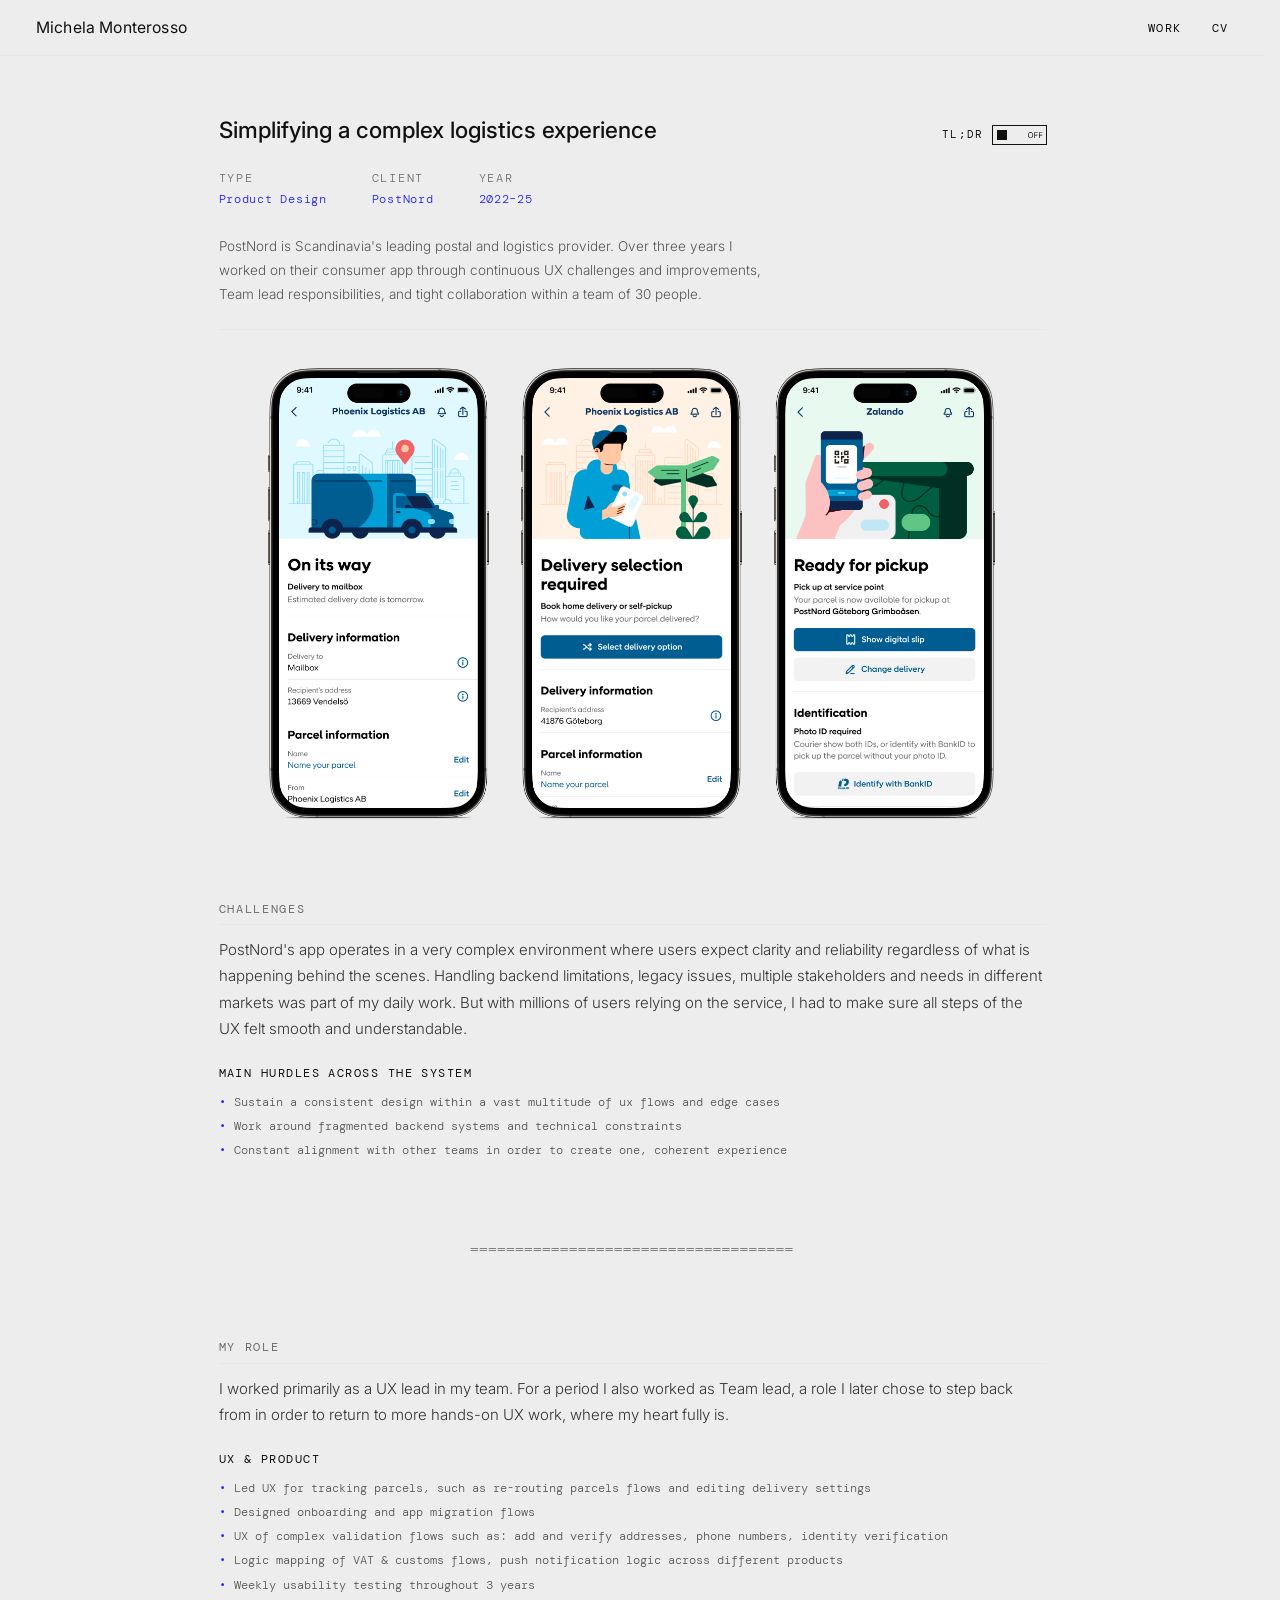
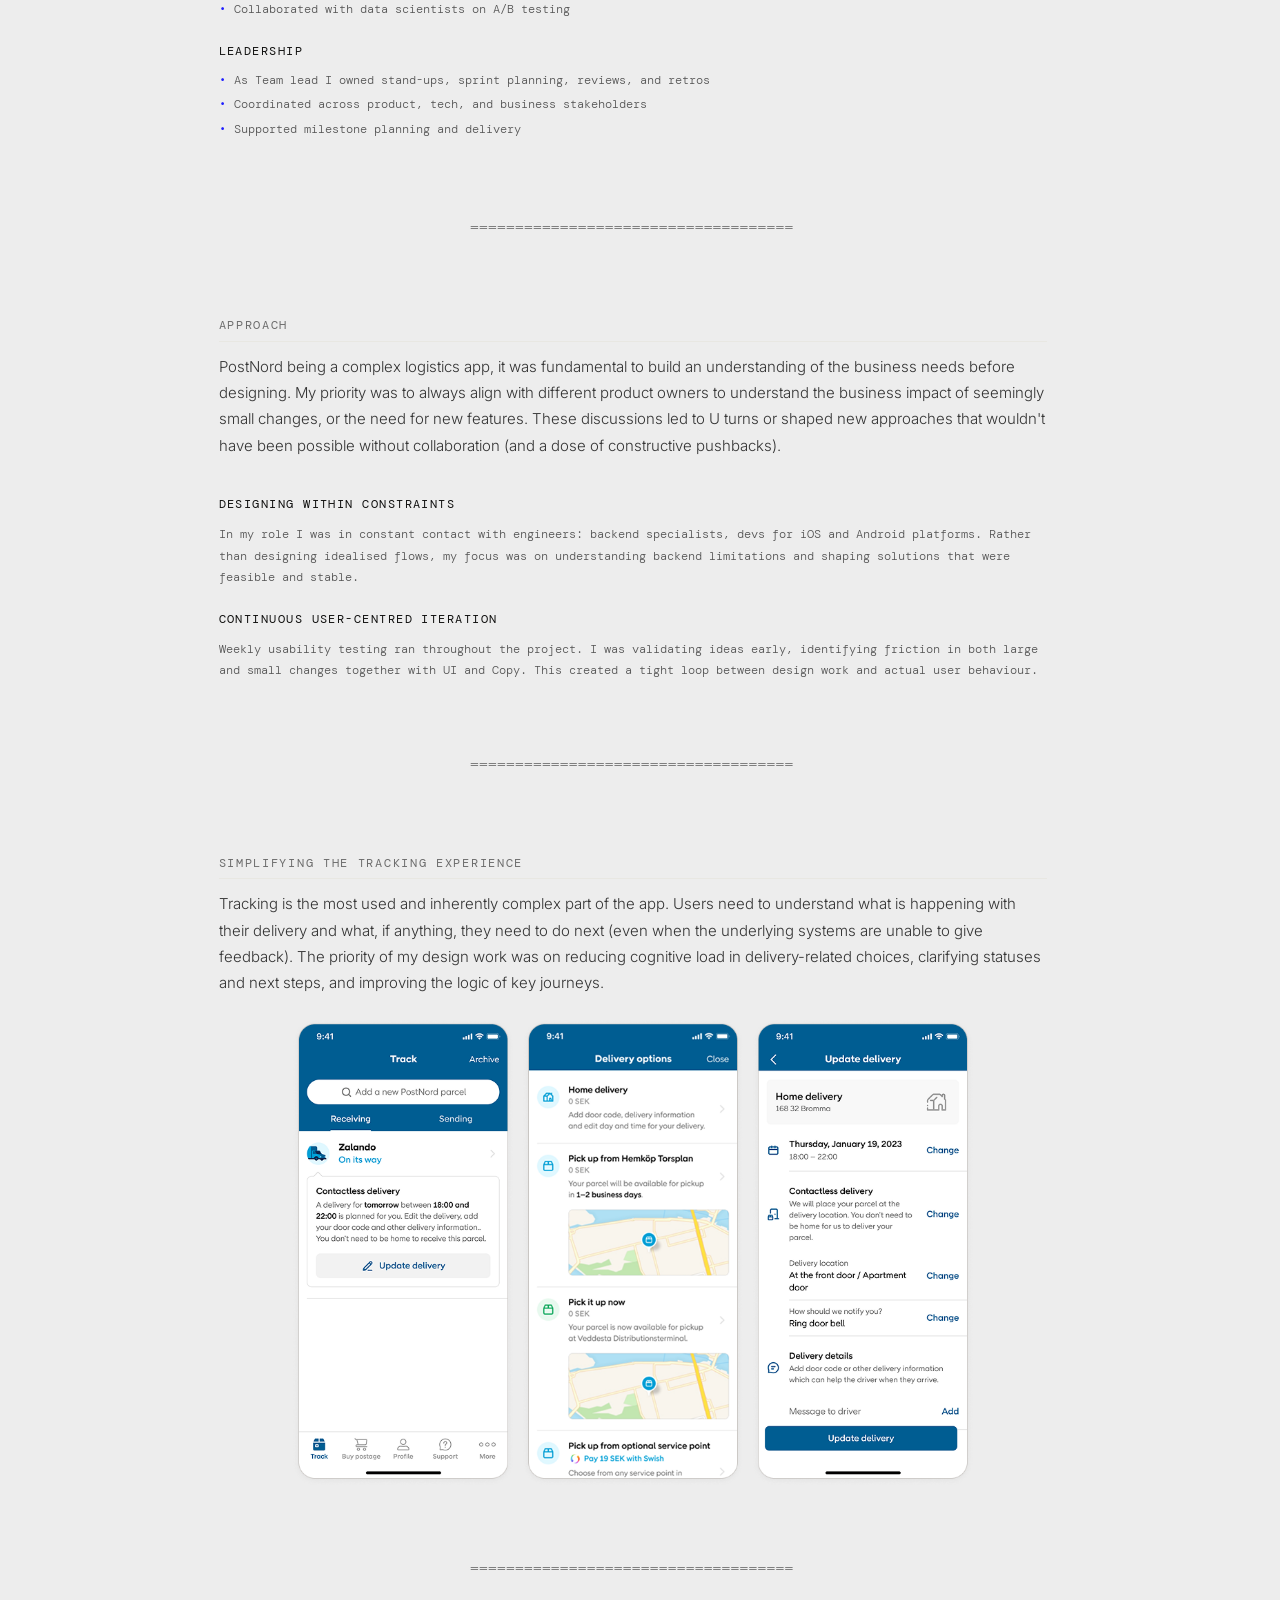
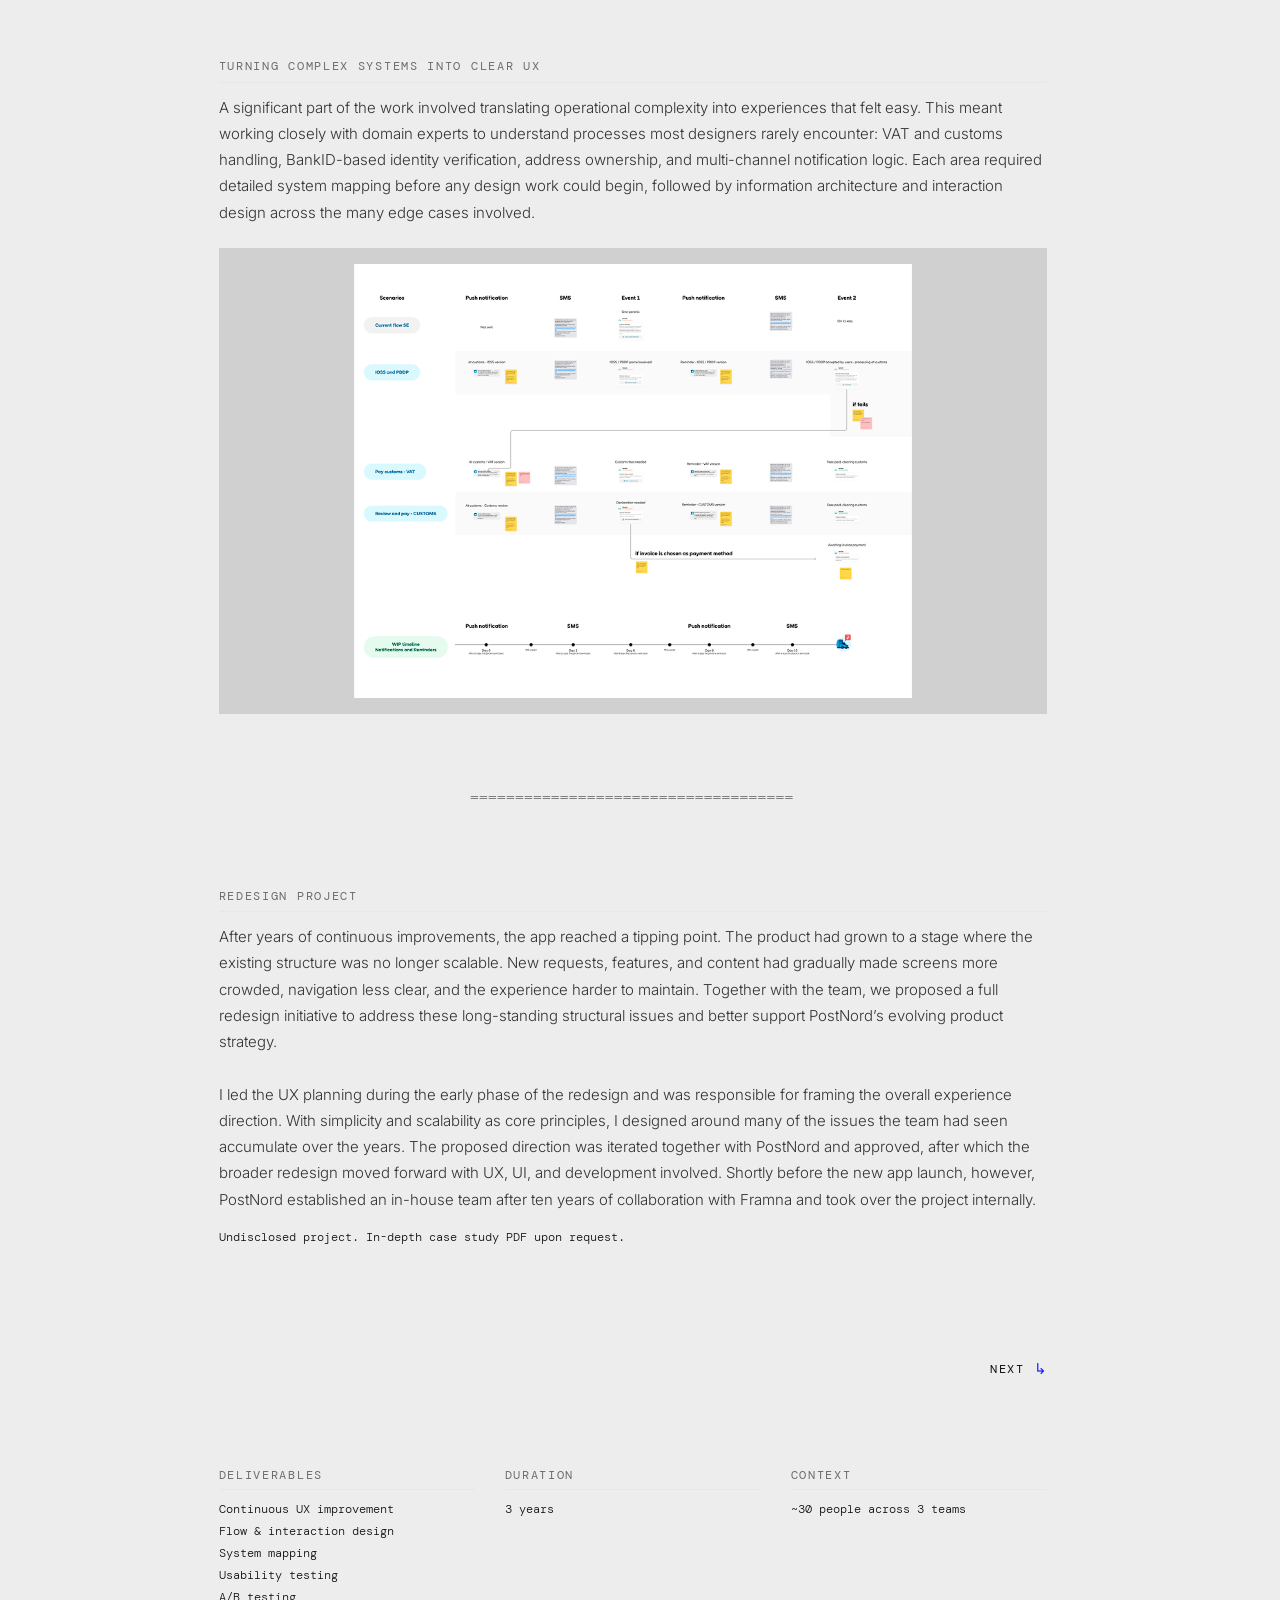
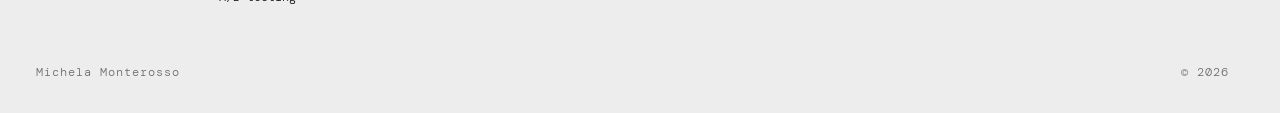
<file: project-postnord/index.html>
<!DOCTYPE html>
<html lang="en">
<head>
<meta charset="UTF-8">
<meta name="viewport" content="width=device-width, initial-scale=1.0">
<title>PostNord — Michela Monterosso</title>
<meta name="description" content="Simplifying a complex logistics experience — UX lead on app redesign and continuous optimisation at PostNord.">
<meta property="og:title" content="PostNord — Michela Monterosso">
<meta property="og:description" content="Simplifying a complex logistics experience — UX lead on app redesign and continuous optimisation at PostNord.">
<meta property="og:type" content="website">
<meta property="og:url" content="https://miche7a.github.io/michelamonterosso/project-postnord/">
<meta name="twitter:card" content="summary">
<meta name="twitter:title" content="PostNord — Michela Monterosso">
<meta name="twitter:description" content="Simplifying a complex logistics experience — UX lead on app redesign and continuous optimisation at PostNord.">
<link rel="stylesheet" href="../style.css">
</head>
<body>

<!-- ─── NAV ─── -->
<nav>
  <a class="nav-name" href="../index.html">Michela Monterosso</a>
  <div class="nav-links">
    <a class="nav-link" href="../index.html">Work</a>
    <a class="nav-link" href="../about.html">CV</a>
  </div>
</nav>

<div class="container">

  <!-- ─── PROJECT HEADER ─── -->
  <div class="project-header" id="project-header">

    <div class="project-header-top">
      <h1 class="project-title">Simplifying a complex logistics experience</h1>
      <div class="tldr-widget" id="tldr-toggle" onclick="toggleTldr()">
        <span class="tldr-label">TL;DR</span>
        <img class="tldr-toggle-img" id="tldr-img" alt="toggle">
      </div>
    </div>

    <div class="project-meta">
      <div>
        <div class="meta-label">Type</div>
        <div class="meta-value" id="meta-type">Product Design</div>
      </div>
      <div>
        <div class="meta-label">Client</div>
        <div class="meta-value" id="meta-client">PostNord</div>
      </div>
      <div>
        <div class="meta-label">Year</div>
        <div class="meta-value" id="meta-year">2022 – 2025</div>
      </div>
    </div>

    <!-- Full intro -->
    <div class="content-full">
      <p class="project-intro">
        PostNord is Scandinavia's leading postal and logistics provider. Over
        three years I worked on their consumer app through
        continuous UX challenges and improvements, Team lead responsibilities, and tight collaboration within a team of 30 people.
      </p>
    </div>

    <!-- TL;DR intro -->
    <div class="content-tldr">
      <p class="project-intro">
        Three years on the PostNord app: continuous improvement, then redesign:
        Making a technically complex logistics product feel simple and reliable
        over time.
      </p>
    </div>

  </div><!-- /project-header -->


  <!-- ══════════════════════════════════════
       FULL VERSION
       ══════════════════════════════════════ -->
  <div class="content-full">

  <!-- Cover image -->
  <div class="block">
    <div class="img-full" data-label="PostNord — cover image">
      <img src="../images/project-postnord/PN_1.png" alt="PostNord app">
    </div>
  </div>

  
  <!-- The Challenge -->
  <div class="block">
    <div class="subheading">Challenges</div>
    <p class="text-block">
      PostNord's app operates in a very complex environment where users expect
      clarity and reliability regardless of what is happening behind the scenes. Handling backend limitations, legacy issues, multiple stakeholders and needs in different markets was part of my daily work.
      But with millions of users relying on the service, I had to make sure all steps of the UX felt smooth and understandable.
    </p>
  <div class="col-2 is-stacked" style="margin-top: 1.5rem;">
      <div>
        <p class="col-heading">Main hurdles across the system</p>
        <div class="col-body">
          <ul>
            <li>Sustain a consistent design within a vast multitude of ux flows and edge cases</li>
            <li>Work around fragmented backend systems and technical constraints</li>
            <li>Constant alignment with other teams in order to create one, coherent experience</li>
            
            
          </ul>
        </div>
      </div>
    </div>
  </div>

    <div class="subheading" style="text-align: center; margin-bottom: var(--block-gap);border: none;">════════════════════════════════════</div>

  <!-- My Role -->
  <div class="block">
    <div class="subheading">My Role</div>
    <p class="text-block">
      I worked primarily as a UX lead in my team. For a period
      I also worked as Team lead, a role I later chose to step back from in order
      to return to more hands-on UX work, where my heart fully is.
    </p>
    <div class="col-2 is-stacked" style="margin-top: 1.5rem;">
      <div>
        <p class="col-heading">UX &amp; Product</p>
        <div class="col-body">
          <ul>
          
            <li>Led UX for tracking parcels, such as re-routing parcels flows and editing delivery settings</li>
            <li>Designed onboarding and app migration flows</li>
            <li>UX of complex validation flows such as: add and verify addresses, phone numbers, identity verification</li>
            <li>Logic mapping of VAT & customs flows, push notification logic across different products</li>
            
            <li>Weekly usability testing throughout 3 years</li>
            <li>Collaborated with data scientists on A/B testing</li>
            
          </ul>
        </div>
      </div>
      <div>
        <p class="col-heading">Leadership</p>
        <div class="col-body">
          <ul>
            
            <li>As Team lead I owned stand-ups, sprint planning, reviews, and retros</li>
            <li>Coordinated across product, tech, and business stakeholders</li>
            <li>Supported milestone planning and delivery</li>
          </ul>
        </div>
      </div>
    </div>
  </div>
    
<div class="subheading" style="text-align: center; margin-bottom: var(--block-gap);border: none;">════════════════════════════════════</div>
  <!-- Approach -->
<div class="block" style="margin-bottom: 2.5rem;">
  <div class="subheading">Approach</div>
    <p class="text-block">
      PostNord being a complex logistics app, it was fundamental to build an understanding of the business needs before designing. My priority was to always align with different product owners to understand the business impact of seemingly small changes, or the need for new features. These discussions led to U turns or shaped new approaches that wouldn't have been possible without collaboration (and a dose of constructive pushbacks).
    </p>
  </div>

  <div class="block" style="margin-bottom: 1.5rem;">
    <p class="col-heading">Designing within constraints</p>
    <p class="text-block" style="font-family: var(--mono); font-size: var(--text-sm); color: var(--dim);">In my role I was in constant contact with engineers: backend specialists, devs for iOS and Android platforms.
      Rather than designing idealised flows, my focus was on
      understanding backend limitations and shaping solutions that were
      feasible and stable.
    </p>
  </div>

  <div class="block" style="margin-bottom: 5rem;">
    <p class="col-heading">Continuous user-centred iteration</p>
    <p class="text-block" style="font-family: var(--mono); font-size: var(--text-sm); color: var(--dim);">Weekly usability testing ran throughout the project. I was validating ideas early,
      identifying friction in both large and small changes together with UI and Copy. This
      created a tight loop between design work and actual user behaviour.
    </p>
  </div>
<div class="subheading" style="text-align: center; margin-bottom: var(--block-gap);border: none;">════════════════════════════════════</div>
  <!-- UX of tracking parcels -->
  <div class="block">
    <div class="subheading">Simplifying the tracking experience</div>
    <p class="text-block">
      Tracking is the most used and inherently complex part of the app.
      Users need to understand what is happening with their delivery and what,
      if anything, they need to do next (even when the underlying systems are
      unable to give feedback). The priority of my design work was on reducing cognitive load in delivery-related choices,
      clarifying statuses and next steps, and improving the logic of key journeys.
    </p>

    <div class="img-full" style="margin-top: 1.5rem;">
      <img src="../images/project-postnord/PN_4.png" alt="PostNord app">
    </div>
  </div>
<div class="subheading" style="text-align: center; margin-bottom: var(--block-gap);border: none;">════════════════════════════════════</div>
  <!-- Complex systems -->
  <div class="block">
    <div class="subheading">Turning complex systems into clear UX</div>
    <p class="text-block">
      A significant part of the work involved translating operational complexity into experiences that felt easy. This meant
      working closely with domain experts to understand processes most designers
      rarely encounter: VAT and customs handling, BankID-based identity
      verification, address ownership, and multi-channel notification logic. Each area required detailed system mapping before any design work could
      begin, followed by information architecture and interaction design
      across the many edge cases involved.
    </p>
  
    <div class="img-full" style="margin-top: 1.5rem;">
      <img src="../images/project-postnord/PN_2.png" alt="PostNord app">
    </div>
    
  </div>
<div class="subheading" style="text-align: center; margin-bottom: var(--block-gap);border: none;">════════════════════════════════════</div>
  <!-- Redesign -->
  <div class="block">
    <div class="subheading">Redesign project</div>
    <p class="text-block">
      After years of continuous improvements, the app reached a tipping point. The product had grown to a stage where the existing structure was no longer scalable. New requests, features, and content had gradually made screens more crowded, navigation less clear, and the experience harder to maintain.

Together with the team, we proposed a full redesign initiative to address these long-standing structural issues and better support PostNord’s evolving product strategy.
<br>
<br>
      I led the UX planning during the early phase of the redesign and was responsible for framing the overall experience direction. With simplicity and scalability as core principles, I designed around many of the issues the team had seen accumulate over the years.

The proposed direction was iterated together with PostNord and approved, after which the broader redesign moved forward with UX, UI, and development involved. Shortly before the new app launch, however, PostNord established an in-house team after ten years of collaboration with Framna and took over the project internally.
    </p>
    <p class="text-block" style="font-family: var(--mono); font-size: var(--text-sm); color: var(--ink);">Undisclosed project. In-depth case study PDF upon request.
    </p>
  </div>

  </div><!-- /content-full -->


  <!-- ══════════════════════════════════════
       TL;DR VERSION
       ══════════════════════════════════════ -->
  <div class="content-tldr">

    <div class="block block--flush">
      <div class="tldr-col-group">
        <div>
          <p class="tldr-col-heading">What I did</p>
          <p class="tldr-col-body">Senior UX designer and team lead, working on continuous app improvement, tracking and account flows, notifications and customs UX, weekly usability testing alongside a larger redesign.</p>
        </div>
        <div>
          <p class="tldr-col-heading">The challenge</p>
          <p class="tldr-col-body">A fragmented logistics system with high user expectations: improving the live product continuously while defining a better long-term experience, across a technically and operationally complex landscape.</p>
        </div>
        <div>
          <p class="tldr-col-heading">The outcome</p>
          <p class="tldr-col-body">A clear, easily usable app loved by millions of people. A redesign grounded in real product knowledge.</p>
        </div>
      </div>
    </div>

  </div><!-- /content-tldr -->

 <!-- ─── NEXT PROJECT NAV ─── -->
  <div class="project-nav">
    <a class="proj-nav-link" href="#">
      <span class="proj-nav-label">Next</span>
      <span class="proj-nav-arrow">↳</span>
    </a>
  </div>

  <!-- ─── APPENDIX: CREDITS ─── -->
  <div class="credits-appendix">
    <div class="credits">
      <div>
        <div class="credit-label">Deliverables</div>
        <div class="credit-value">
          Continuous UX improvement<br>
          Flow &amp; interaction design<br>
          System mapping<br>
          Usability testing<br>
          A/B testing
        </div>
      </div>
      <div>
        <div class="credit-label">Duration</div>
        <div class="credit-value">
          3 years
        </div>
      </div>
      <div>
        <div class="credit-label">Context</div>
        <div class="credit-value">
          ~30 people across 3 teams<br>
        </div>
      </div>
    </div>
  </div>

</div><!-- /container -->

<footer>
  <span class="footer-text">Michela Monterosso</span>
  <div id="footer-creature-stage"></div>
  <span class="footer-text">© 2026</span>
</footer>

<script src="../projects.js"></script>
<script src="../script.js"></script>
<script>
  injectProjectMeta("project-postnord");
  injectNextProject("project-postnord");
</script>

</body>
</html>
</file>
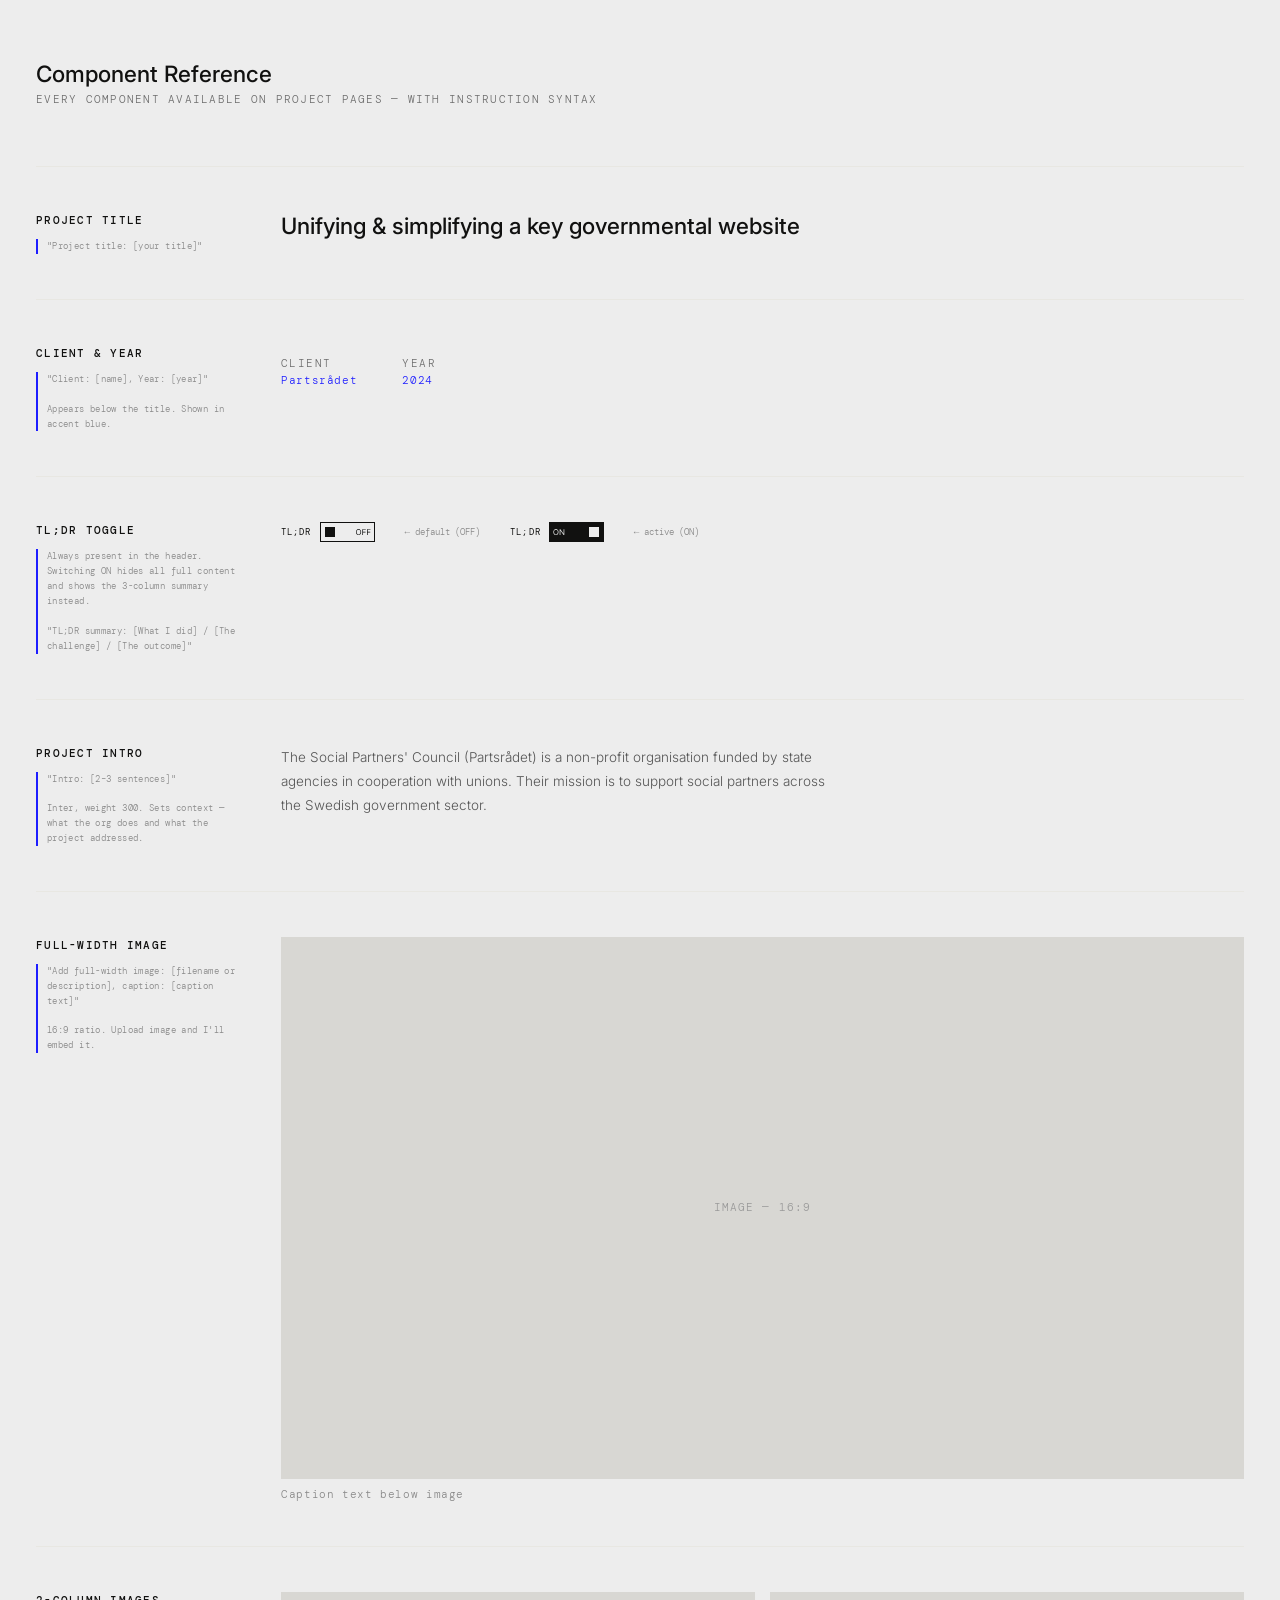
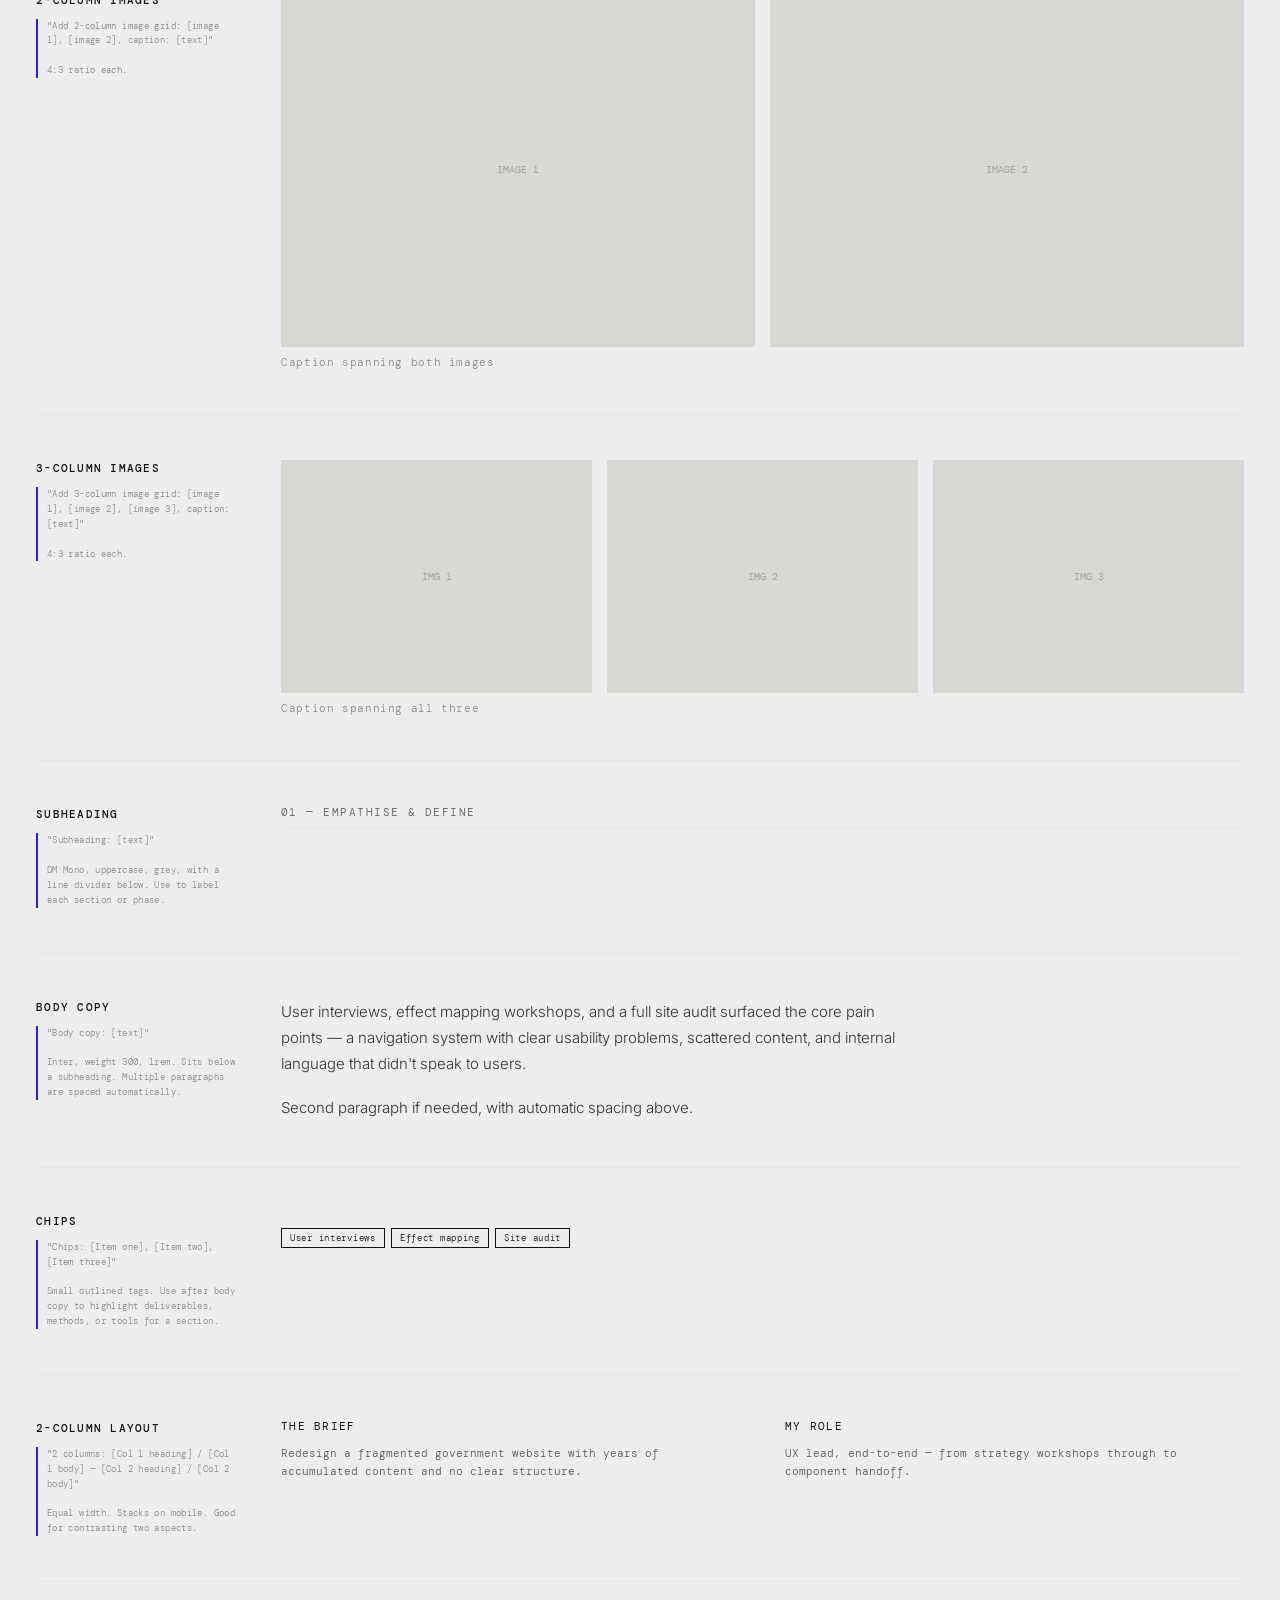
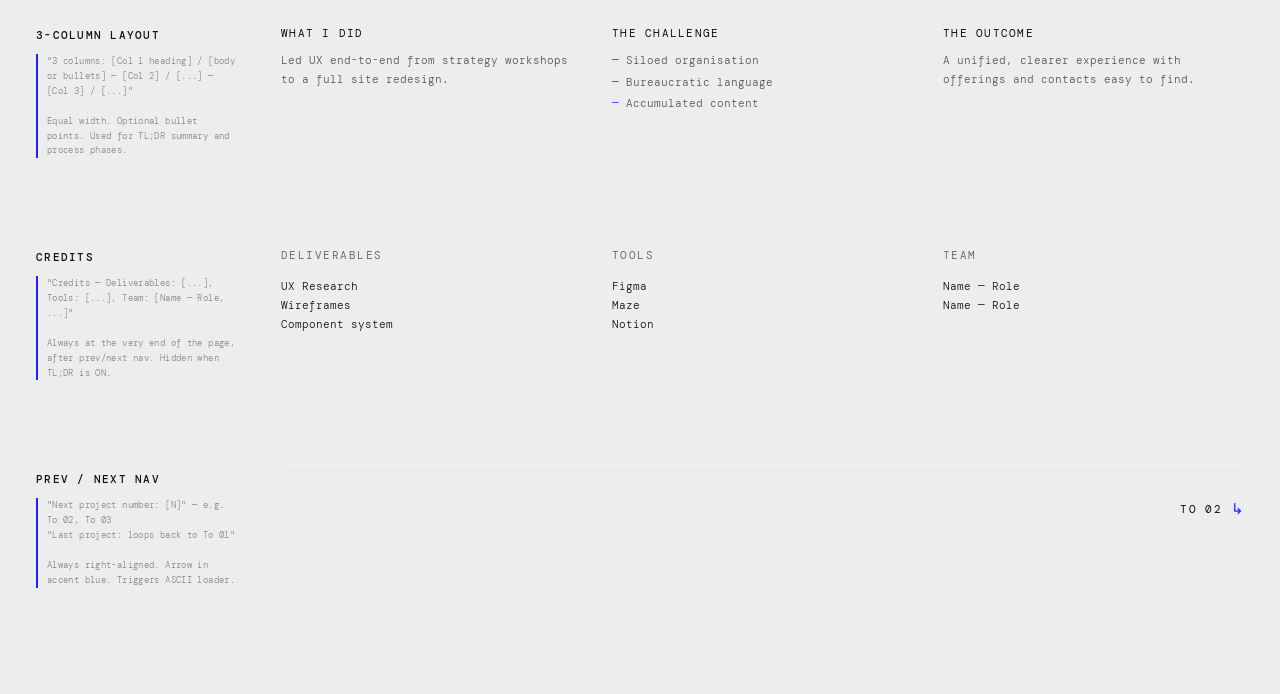
<file: 00-component-reference.html>
<!DOCTYPE html>
<html lang="en">
<head>
<meta charset="UTF-8">
<meta name="viewport" content="width=device-width, initial-scale=1.0">
<title>Component Reference — Michela Monterosso</title>
<style>
@import url('https://fonts.googleapis.com/css2?family=Inter:wght@300;400;500&family=DM+Mono:wght@300;400;500&display=swap');
*, *::before, *::after { box-sizing: border-box; margin: 0; padding: 0; }
:root {
  --bg: #EDEDED; --ink: #111110; --mid: #1E1EFF; --faint: #e8e7e2;
  --serif: 'Inter', sans-serif; --mono: 'DM Mono', monospace;
}
html { font-size: 15px; }
body { background: var(--bg); color: var(--ink); font-family: var(--mono); font-weight: 300; -webkit-font-smoothing: antialiased; padding: 4rem 2.4rem; }

.page-title {
  font-family: var(--serif); font-size: 1.5rem; font-weight: 500;
  margin-bottom: 0.4rem;
}
.page-subtitle {
  font-size: 0.70rem; letter-spacing: 0.12em; color: #6D6D6D;
  margin-bottom: 4rem;
}

/* Component rows */
.component {
  display: grid;
  grid-template-columns: 200px 1fr;
  gap: 3rem;
  align-items: start;
  padding: 3rem 0;
  border-top: 1px solid var(--faint);
}
.component:last-child { border-bottom: 1px solid var(--faint); }

.component-meta { padding-top: 2px; }
.component-name {
  font-family: var(--mono); font-size: 0.70rem; font-weight: 500;
  letter-spacing: 0.12em; text-transform: uppercase; color: var(--ink);
  margin-bottom: 0.5rem;
}
.component-instruction {
  font-family: var(--mono); font-size: 0.62rem; font-weight: 300;
  letter-spacing: 0.04em; color: #888; line-height: 1.6;
  border-left: 2px solid var(--mid); padding-left: 0.6rem;
  margin-top: 0.8rem;
}
.component-preview { min-width: 0; }

/* ── Actual component styles (same as template) ── */
.project-title { font-family: var(--serif); font-size: 1.5rem; font-weight: 500; line-height: 1.2; }
.meta-label { font-size: 0.70rem; letter-spacing: 0.14em; text-transform: uppercase; color: #6D6D6D; margin-bottom: 0.3rem; }
.meta-value { font-size: 0.70rem; letter-spacing: 0.06em; color: var(--mid); }
.project-meta { display: flex; gap: 3rem; margin-top: 0.8rem; }
.project-intro { font-family: var(--serif); font-size: 0.90rem; font-weight: 300; line-height: 1.8; color: #555; max-width: 560px; }
.subheading { font-family: var(--mono); font-size: 0.70rem; font-weight: 400; letter-spacing: 0.14em; text-transform: uppercase; color: #6D6D6D; margin-bottom: 0.8rem; padding-bottom: 0.5rem; border-bottom: 1px solid var(--faint); }
.text-block { font-family: var(--serif); font-size: 1rem; font-weight: 300; line-height: 1.75; color: #333; max-width: 620px; }
.text-block + .text-block { margin-top: 1.2em; }
.chips { display: flex; flex-wrap: wrap; gap: 0.4rem; margin-top: 1rem; margin-bottom: 2.5rem; }
.chip { font-family: var(--mono); font-size: 0.60rem; font-weight: 300; letter-spacing: 0.08em; color: var(--ink); border: 1px solid var(--ink); padding: 3px 8px; white-space: nowrap; }
.col-2 { display: flex; gap: 3rem; align-items: start; }
.col-2 > * { flex: 1; }
.col-3 { display: flex; gap: 2rem; align-items: start; }
.col-3 > * { flex: 1; }
.col-heading { font-family: var(--mono); font-size: 0.70rem; font-weight: 400; letter-spacing: 0.12em; text-transform: uppercase; color: var(--ink); margin-bottom: 0.8rem; }
.col-body { font-family: var(--mono); font-size: 0.70rem; font-weight: 300; line-height: 1.75; color: #555; }
.col-body ul { list-style: none; padding: 0; margin: 0; }
.col-body ul li::before { content: "—  "; color: var(--mid); }
.col-body ul li { margin-bottom: 0.3em; }
.img-placeholder { width: 100%; background: #d8d7d3; display: flex; align-items: center; justify-content: center; }
.img-caption { font-size: 0.70rem; color: #888; letter-spacing: 0.06em; margin-top: 0.6rem; font-family: var(--mono); }
.credits { display: grid; grid-template-columns: repeat(3, 1fr); gap: 2rem; }
.credit-label { font-family: var(--mono); font-size: 0.70rem; font-weight: 400; letter-spacing: 0.14em; text-transform: uppercase; color: #6D6D6D; margin-bottom: 0.6rem; padding-bottom: 0.4rem; border-bottom: 1px solid var(--faint); }
.credit-value { font-family: var(--mono); font-size: 0.70rem; font-weight: 300; line-height: 1.8; color: var(--ink); }
.tldr-widget { display: inline-flex; align-items: center; gap: 8px; cursor: pointer; }
.tldr-label { font-family: var(--mono); font-size: 0.62rem; font-weight: 400; letter-spacing: 0.12em; text-transform: uppercase; color: var(--ink); }
.tldr-toggle-img { display: block; width: 55px; height: 20px; }
.project-nav-demo { display: flex; justify-content: flex-end; border-top: 1px solid var(--faint); padding-top: 2rem; }
.proj-nav-arrow { font-size: 1rem; color: var(--mid); line-height: 1; }
.proj-nav-label { font-family: var(--mono); font-size: 0.70rem; font-weight: 400; letter-spacing: 0.13em; text-transform: uppercase; color: var(--ink); }
.proj-nav-dir { font-size: 0.70rem; letter-spacing: 0.13em; text-transform: uppercase; color: #6D6D6D; margin-bottom: 0.3rem; }
.proj-nav-title { font-family: var(--serif); font-size: 1rem; font-weight: 300; }
</style>
</head>
<body>

<h1 class="page-title">Component Reference</h1>
<p class="page-subtitle">EVERY COMPONENT AVAILABLE ON PROJECT PAGES — WITH INSTRUCTION SYNTAX</p>


<!-- 1. PROJECT TITLE -->
<div class="component">
  <div class="component-meta">
    <div class="component-name">Project Title</div>
    <div class="component-instruction">"Project title: [your title]"</div>
  </div>
  <div class="component-preview">
    <h1 class="project-title">Unifying & simplifying a key governmental website</h1>
  </div>
</div>


<!-- 2. CLIENT / YEAR META -->
<div class="component">
  <div class="component-meta">
    <div class="component-name">Client & Year</div>
    <div class="component-instruction">"Client: [name], Year: [year]"<br><br>Appears below the title. Shown in accent blue.</div>
  </div>
  <div class="component-preview">
    <div class="project-meta">
      <div><div class="meta-label">Client</div><div class="meta-value">Partsrådet</div></div>
      <div><div class="meta-label">Year</div><div class="meta-value">2024</div></div>
    </div>
  </div>
</div>


<!-- 3. TL;DR TOGGLE -->
<div class="component">
  <div class="component-meta">
    <div class="component-name">TL;DR Toggle</div>
    <div class="component-instruction">Always present in the header. Switching ON hides all full content and shows the 3-column summary instead.<br><br>"TL;DR summary: [What I did] / [The challenge] / [The outcome]"</div>
  </div>
  <div class="component-preview" style="display:flex;align-items:center;gap:2rem;">
    <div class="tldr-widget">
      <span class="tldr-label">TL;DR</span>
      <img class="tldr-toggle-img" src="[data-uri]" alt="OFF">
    </div>
    <div style="font-size:0.62rem;color:#888;font-family:var(--mono);">← default (OFF)</div>
    <div class="tldr-widget">
      <span class="tldr-label">TL;DR</span>
      <img class="tldr-toggle-img" src="[data-uri]" alt="ON">
    </div>
    <div style="font-size:0.62rem;color:#888;font-family:var(--mono);">← active (ON)</div>
  </div>
</div>


<!-- 4. PROJECT INTRO -->
<div class="component">
  <div class="component-meta">
    <div class="component-name">Project Intro</div>
    <div class="component-instruction">"Intro: [2–3 sentences]"<br><br>Inter, weight 300. Sets context — what the org does and what the project addressed.</div>
  </div>
  <div class="component-preview">
    <p class="project-intro">The Social Partners' Council (Partsrådet) is a non-profit organisation funded by state agencies in cooperation with unions. Their mission is to support social partners across the Swedish government sector.</p>
  </div>
</div>


<!-- 5. FULL-WIDTH IMAGE -->
<div class="component">
  <div class="component-meta">
    <div class="component-name">Full-Width Image</div>
    <div class="component-instruction">"Add full-width image: [filename or description], caption: [caption text]"<br><br>16:9 ratio. Upload image and I'll embed it.</div>
  </div>
  <div class="component-preview">
    <div class="img-placeholder" style="aspect-ratio:16/9;">
      <span style="font-size:0.70rem;letter-spacing:0.1em;color:#999;font-family:var(--mono);">IMAGE — 16:9</span>
    </div>
    <p class="img-caption">Caption text below image</p>
  </div>
</div>


<!-- 6. 2-COL IMAGE GRID -->
<div class="component">
  <div class="component-meta">
    <div class="component-name">2-Column Images</div>
    <div class="component-instruction">"Add 2-column image grid: [image 1], [image 2], caption: [text]"<br><br>4:3 ratio each.</div>
  </div>
  <div class="component-preview">
    <div style="display:grid;grid-template-columns:1fr 1fr;gap:1rem;">
      <div class="img-placeholder" style="aspect-ratio:4/3;"><span style="font-size:0.65rem;color:#999;font-family:var(--mono);">IMAGE 1</span></div>
      <div class="img-placeholder" style="aspect-ratio:4/3;"><span style="font-size:0.65rem;color:#999;font-family:var(--mono);">IMAGE 2</span></div>
    </div>
    <p class="img-caption">Caption spanning both images</p>
  </div>
</div>


<!-- 7. 3-COL IMAGE GRID -->
<div class="component">
  <div class="component-meta">
    <div class="component-name">3-Column Images</div>
    <div class="component-instruction">"Add 3-column image grid: [image 1], [image 2], [image 3], caption: [text]"<br><br>4:3 ratio each.</div>
  </div>
  <div class="component-preview">
    <div style="display:grid;grid-template-columns:1fr 1fr 1fr;gap:1rem;">
      <div class="img-placeholder" style="aspect-ratio:4/3;"><span style="font-size:0.65rem;color:#999;font-family:var(--mono);">IMG 1</span></div>
      <div class="img-placeholder" style="aspect-ratio:4/3;"><span style="font-size:0.65rem;color:#999;font-family:var(--mono);">IMG 2</span></div>
      <div class="img-placeholder" style="aspect-ratio:4/3;"><span style="font-size:0.65rem;color:#999;font-family:var(--mono);">IMG 3</span></div>
    </div>
    <p class="img-caption">Caption spanning all three</p>
  </div>
</div>


<!-- 8. SUBHEADING -->
<div class="component">
  <div class="component-meta">
    <div class="component-name">Subheading</div>
    <div class="component-instruction">"Subheading: [text]"<br><br>DM Mono, uppercase, grey, with a line divider below. Use to label each section or phase.</div>
  </div>
  <div class="component-preview">
    <div class="subheading">01 — Empathise & Define</div>
  </div>
</div>


<!-- 9. BODY COPY -->
<div class="component">
  <div class="component-meta">
    <div class="component-name">Body Copy</div>
    <div class="component-instruction">"Body copy: [text]"<br><br>Inter, weight 300, 1rem. Sits below a subheading. Multiple paragraphs are spaced automatically.</div>
  </div>
  <div class="component-preview">
    <p class="text-block">User interviews, effect mapping workshops, and a full site audit surfaced the core pain points — a navigation system with clear usability problems, scattered content, and internal language that didn't speak to users.</p>
    <p class="text-block">Second paragraph if needed, with automatic spacing above.</p>
  </div>
</div>


<!-- 10. CHIPS -->
<div class="component">
  <div class="component-meta">
    <div class="component-name">Chips</div>
    <div class="component-instruction">"Chips: [Item one], [Item two], [Item three]"<br><br>Small outlined tags. Use after body copy to highlight deliverables, methods, or tools for a section.</div>
  </div>
  <div class="component-preview">
    <div class="chips">
      <span class="chip">User interviews</span>
      <span class="chip">Effect mapping</span>
      <span class="chip">Site audit</span>
    </div>
  </div>
</div>


<!-- 11. 2-COLUMN LAYOUT -->
<div class="component">
  <div class="component-meta">
    <div class="component-name">2-Column Layout</div>
    <div class="component-instruction">"2 columns: [Col 1 heading] / [Col 1 body] — [Col 2 heading] / [Col 2 body]"<br><br>Equal width. Stacks on mobile. Good for contrasting two aspects.</div>
  </div>
  <div class="component-preview">
    <div class="col-2">
      <div>
        <p class="col-heading">The brief</p>
        <p class="col-body">Redesign a fragmented government website with years of accumulated content and no clear structure.</p>
      </div>
      <div>
        <p class="col-heading">My role</p>
        <p class="col-body">UX lead, end-to-end — from strategy workshops through to component handoff.</p>
      </div>
    </div>
  </div>
</div>


<!-- 12. 3-COLUMN LAYOUT -->
<div class="component">
  <div class="component-meta">
    <div class="component-name">3-Column Layout</div>
    <div class="component-instruction">"3 columns: [Col 1 heading] / [body or bullets] — [Col 2] / [...] — [Col 3] / [...]"<br><br>Equal width. Optional bullet points. Used for TL;DR summary and process phases.</div>
  </div>
  <div class="component-preview">
    <div class="col-3">
      <div>
        <p class="col-heading">What I did</p>
        <p class="col-body">Led UX end-to-end from strategy workshops to a full site redesign.</p>
      </div>
      <div>
        <p class="col-heading">The challenge</p>
        <div class="col-body"><ul>
          <li>Siloed organisation</li>
          <li>Bureaucratic language</li>
          <li>Accumulated content</li>
        </ul></div>
      </div>
      <div>
        <p class="col-heading">The outcome</p>
        <p class="col-body">A unified, clearer experience with offerings and contacts easy to find.</p>
      </div>
    </div>
  </div>
</div>


<!-- 13. CREDITS -->
<div class="component">
  <div class="component-meta">
    <div class="component-name">Credits</div>
    <div class="component-instruction">"Credits — Deliverables: [...], Tools: [...], Team: [Name — Role, ...]"<br><br>Always at the very end of the page, after prev/next nav. Hidden when TL;DR is ON.</div>
  </div>
  <div class="component-preview">
    <div class="credits">
      <div>
        <div class="credit-label">Deliverables</div>
        <div class="credit-value">UX Research<br>Wireframes<br>Component system</div>
      </div>
      <div>
        <div class="credit-label">Tools</div>
        <div class="credit-value">Figma<br>Maze<br>Notion</div>
      </div>
      <div>
        <div class="credit-label">Team</div>
        <div class="credit-value">Name — Role<br>Name — Role</div>
      </div>
    </div>
  </div>
</div>


<!-- 14. PREV / NEXT NAV -->
<div class="component">
  <div class="component-meta">
    <div class="component-name">Prev / Next Nav</div>
    <div class="component-instruction">"Next project number: [N]" — e.g. To 02, To 03<br>"Last project: loops back to To 01"<br><br>Always right-aligned. Arrow in accent blue. Triggers ASCII loader.</div>
  </div>
  <div class="component-preview">
    <div class="project-nav-demo">
      <a style="display:flex;align-items:center;gap:0.6rem;text-decoration:none;">
        <span class="proj-nav-label">To 02</span>
        <span class="proj-nav-arrow">↳</span>
      </a>
    </div>
  </div>
</div>


</body>
</html>
</file>
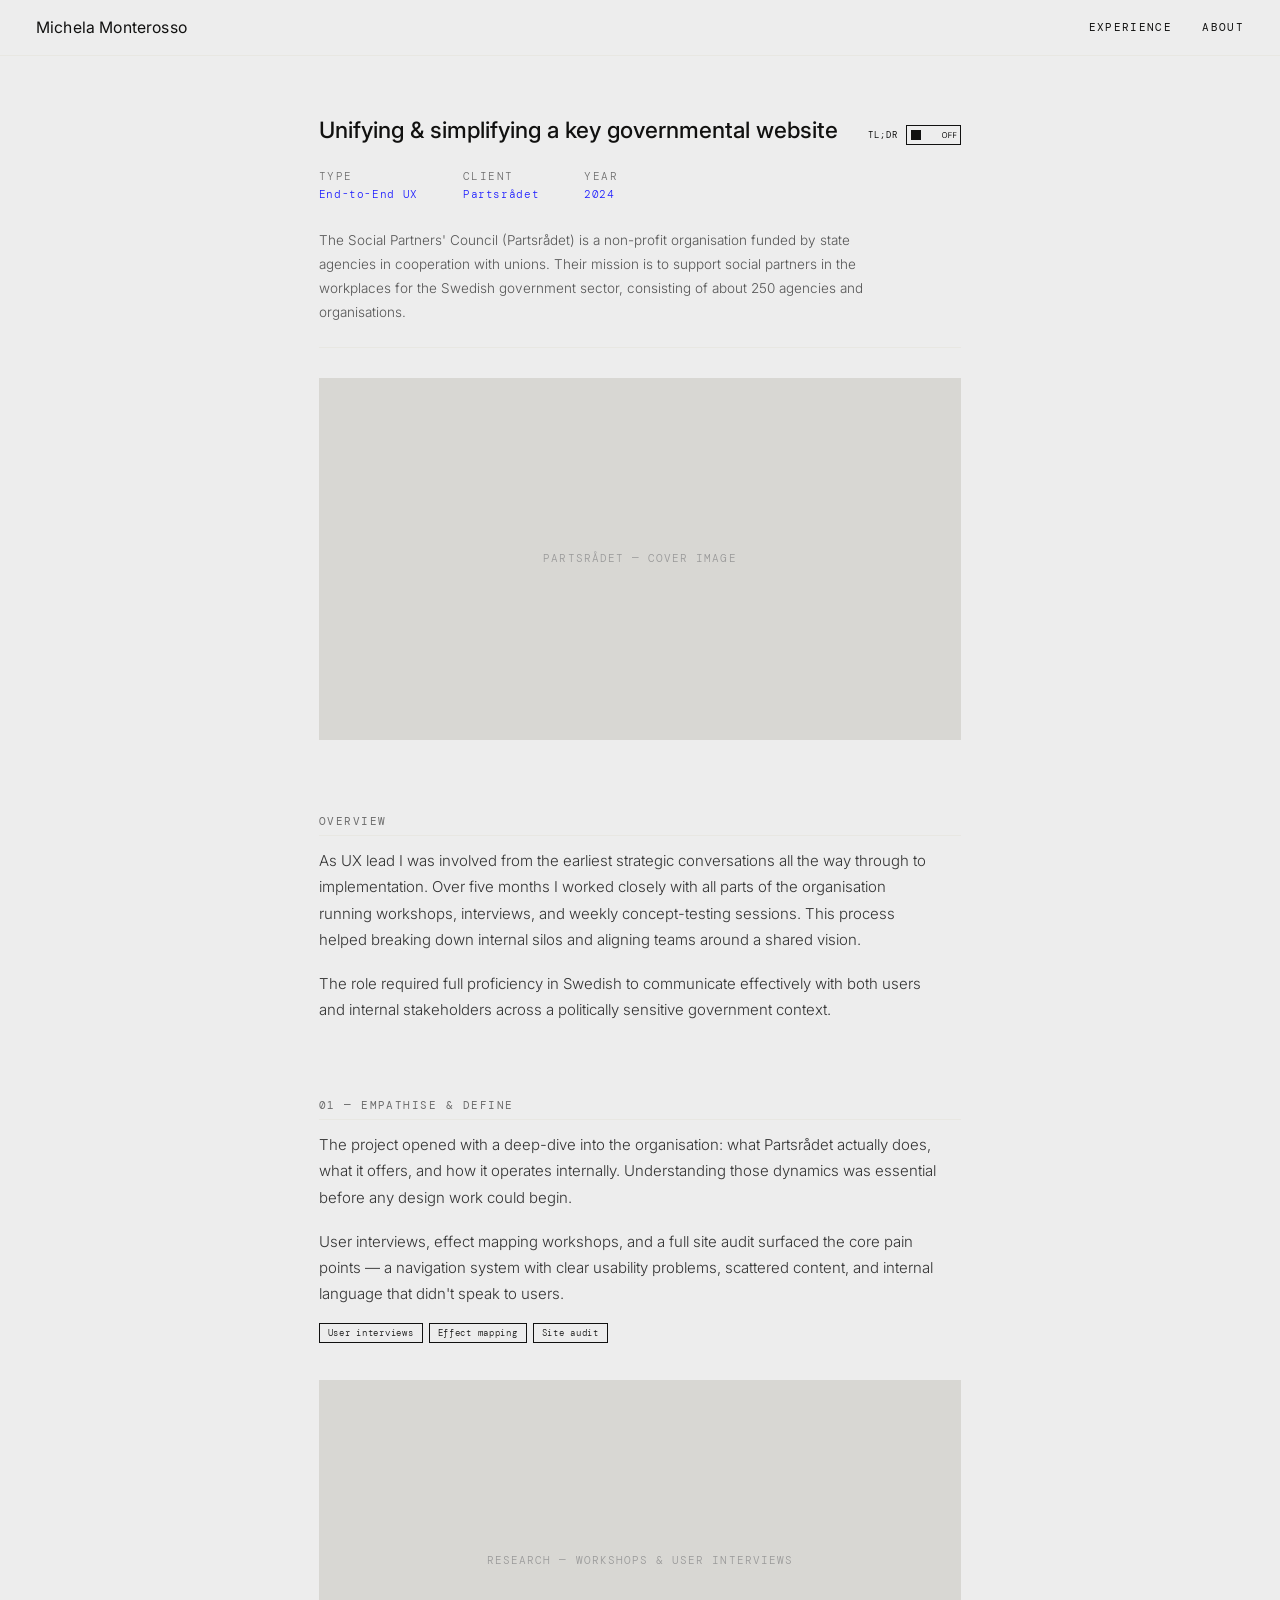
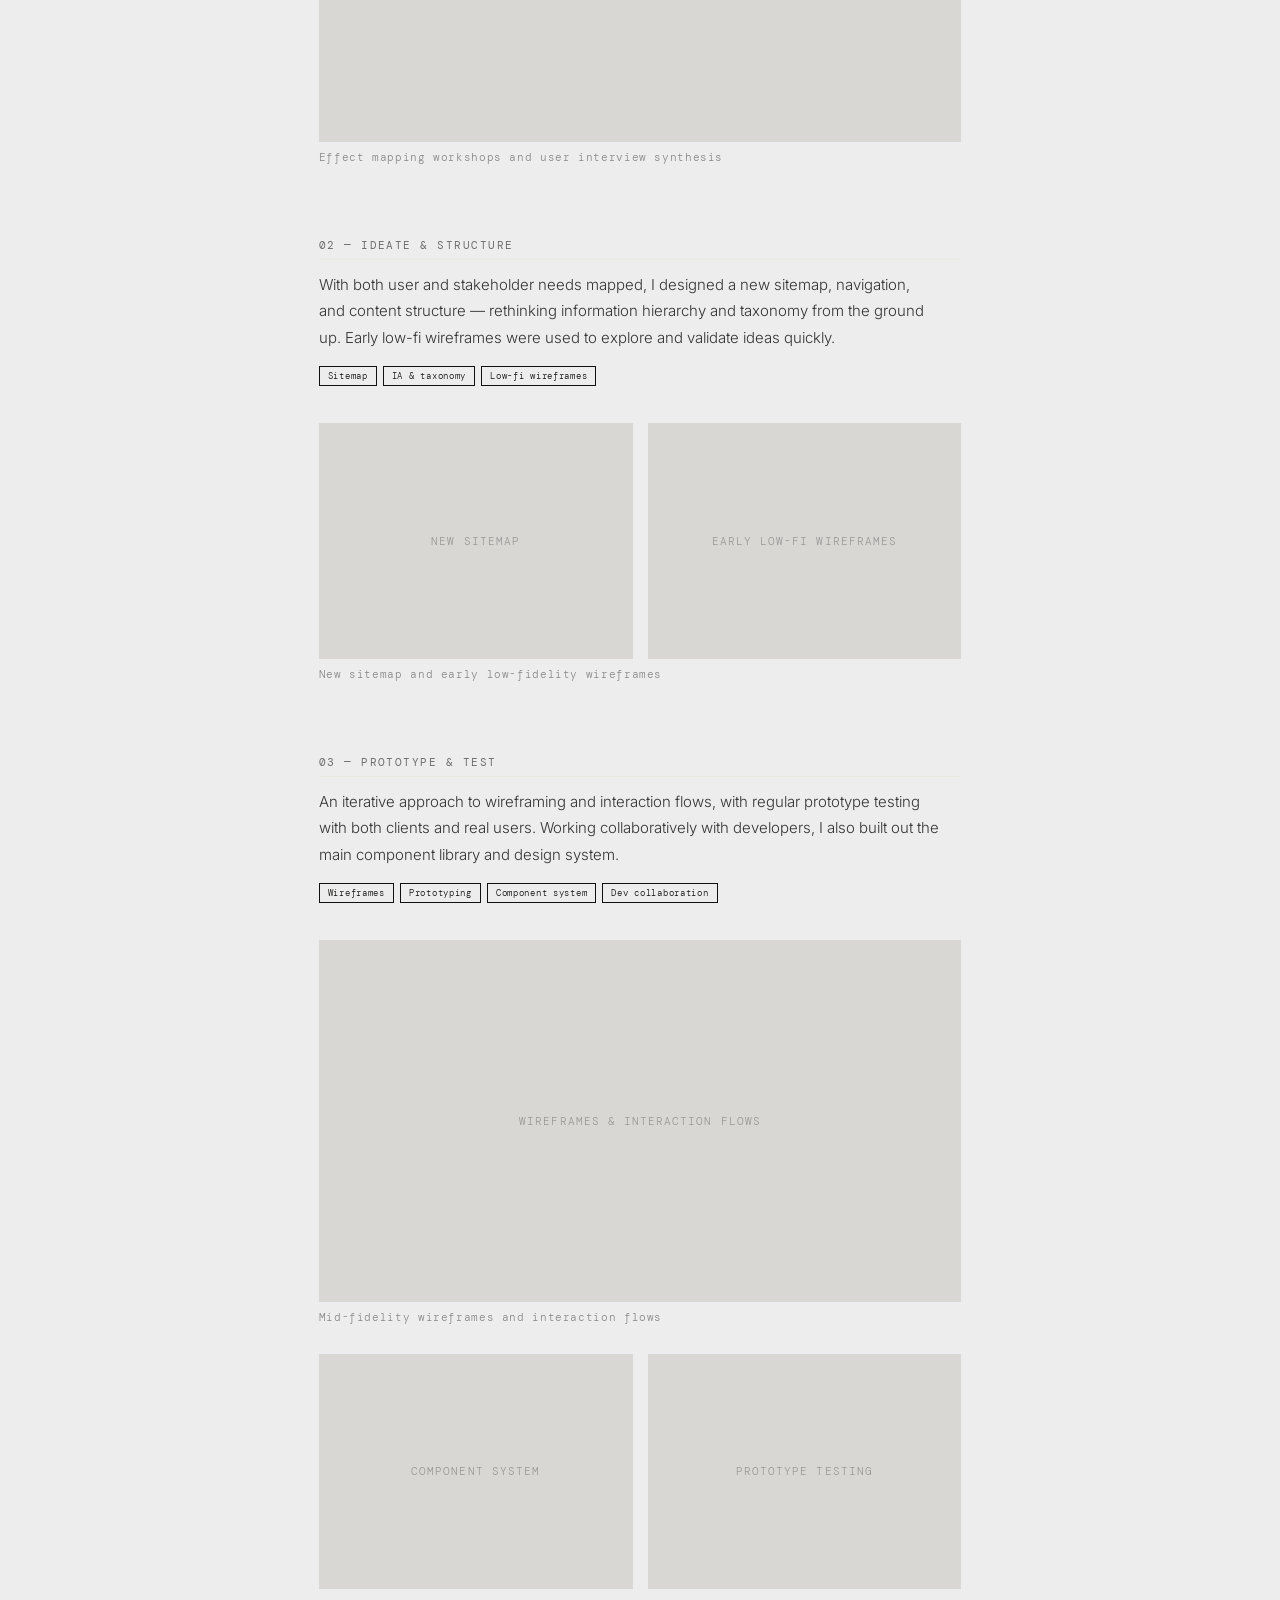
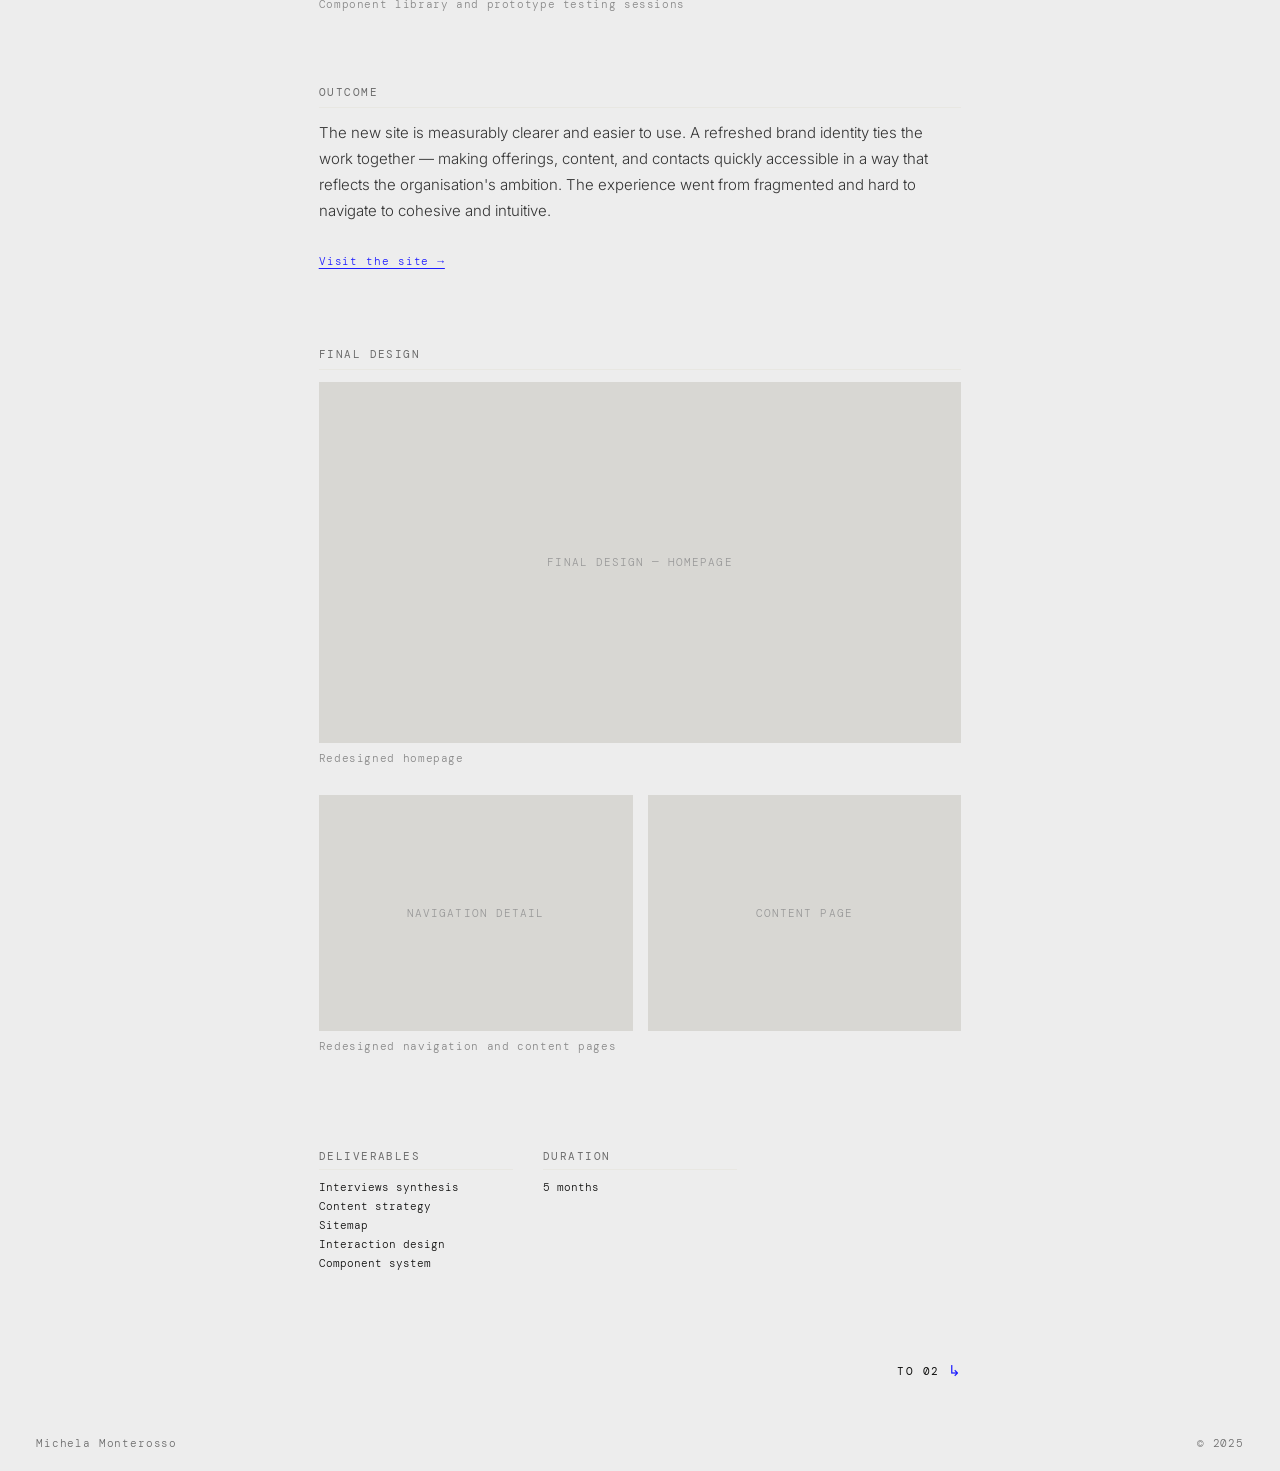
<file: partsradet.html>
<!DOCTYPE html>
<html lang="en">
<head>
<meta charset="UTF-8">
<meta name="viewport" content="width=device-width, initial-scale=1.0">
<title>Partsrådet — Michela Monterosso</title>
<style>
@import url('https://fonts.googleapis.com/css2?family=Inter:wght@300;400;500&family=DM+Mono:wght@300;400;500&display=swap');
*, *::before, *::after { box-sizing: border-box; margin: 0; padding: 0; }
:root {
  --bg: #EDEDED; --ink: #111110; --mid: #1E1EFF; --faint: #e8e7e2;
  --serif: 'Inter', sans-serif; --mono: 'DM Mono', 'Courier New', monospace;
  --nav-h: 56px;
}
html { font-size: 15px; }
body { background: var(--bg); color: var(--ink); font-family: var(--mono); font-weight: 300; -webkit-font-smoothing: antialiased; min-height: 100vh; display: flex; flex-direction: column; }

/* ─── NAV ─── */
nav {
  position: sticky; top: 0; z-index: 100; background: var(--bg);
  height: var(--nav-h); display: flex; align-items: center;
  justify-content: space-between; padding: 0 2.4rem;
  border-bottom: 1px solid var(--faint);
}
.nav-name {
  font-family: var(--serif); font-size: 1.05rem; font-weight: 400;
  letter-spacing: 0.01em; color: var(--ink); text-decoration: none;
}
.nav-links { display: flex; gap: 2rem; align-items: center; }
.nav-link {
  font-size: 0.70rem; font-family: var(--mono); font-weight: 400;
  letter-spacing: 0.13em; text-transform: uppercase; color: var(--ink);
  text-decoration: none; background: none; border: none; padding: 0;
  transition: color 0.18s;
}
.nav-link:hover { color: var(--ink); text-decoration: underline; text-underline-offset: 3px; }
.nav-link.active { color: var(--mid); }

/* ─── CONTAINER ─── */
.container { max-width: 900px; margin: 0 auto; padding: 0 2.4rem; }

/* ─── FOOTER ─── */
footer {
  margin-top: auto;
  padding: 1.4rem 2.4rem;
  display: flex;
  align-items: center;
  justify-content: space-between;
}
.footer-text {
  font-size: 0.70rem;
  letter-spacing: 0.08em;
  color: #6D6D6D;
  white-space: nowrap;
  flex-shrink: 0;
}


/* ━━━━━━━━━━━━━━━━━━━━━━━━━━━━━━━━━━━━━━
   PROJECT PAGE BLOCKS
   ━━━━━━━━━━━━━━━━━━━━━━━━━━━━━━━━━━━━━━ */

/* ─── PROJECT HEADER ─── */
.project-header {
  padding: 4rem 0 1.5rem;
  border-bottom: 1px solid var(--faint);
  margin-bottom: 2rem;
}

.project-header-top {
  display: flex;
  align-items: baseline;
  justify-content: space-between;
  gap: 2rem;
}

.project-title {
  font-family: var(--serif);
  font-size: 1.5rem;
  font-weight: 500;
  line-height: 1.2;
  margin-bottom: 1rem;
}

.project-meta {
  display: flex;
  gap: 3rem;
  margin-top: 0.8rem;
  margin-bottom: 1.8rem;
  flex-wrap: wrap;
}

.meta-label {
  font-size: 0.70rem;
  letter-spacing: 0.14em;
  text-transform: uppercase;
  color: #6D6D6D;
  margin-bottom: 0.3rem;
}

.meta-value {
  font-size: 0.70rem;
  letter-spacing: 0.06em;
  color: var(--mid);
}

.project-intro {
  font-family: var(--serif);
  font-size: 0.90rem;
  font-weight: 300;
  line-height: 1.8;
  color: #555;
  max-width: 560px;
}

/* ─── TLDR TOGGLE ─── */
.tldr-widget {
  display: flex;
  align-items: center;
  gap: 8px;
  cursor: pointer;
  user-select: none;
  flex-shrink: 0;
}

.tldr-label {
  font-family: var(--mono);
  font-size: 0.62rem;
  font-weight: 400;
  letter-spacing: 0.12em;
  text-transform: uppercase;
  color: var(--ink);
}

.tldr-toggle-img {
  display: block;
  width: 55px;
  height: 20px;
}

/* ─── CONTENT VISIBILITY ─── */
.content-full { display: block; }
.content-tldr { display: none; }
.is-tldr .content-full { display: none; }
.is-tldr .content-tldr { display: block; }
.is-tldr .credits { display: none; }
.content-tldr .block:first-child { margin-top: 0; }

/* ─── GENERIC BLOCK ─── */
.block { margin-bottom: 5rem; }

/* ─── IMAGE BLOCKS ─── */
.img-full {
  width: 100%;
  aspect-ratio: 16/9;
  background: #d8d7d3;
  display: flex;
  align-items: center;
  justify-content: center;
  overflow: hidden;
  margin-bottom: 0.6rem;
}
.img-full img { width:100%; height:100%; object-fit:cover; display:block; }
.img-full.placeholder::after {
  content: attr(data-label);
  font-size: 0.70rem; letter-spacing: 0.1em; color: #999;
  text-transform: uppercase; font-family: var(--mono);
}

.img-grid-2 { display: grid; grid-template-columns: 1fr 1fr; gap: 1rem; margin-bottom: 0.6rem; }
.img-grid-3 { display: grid; grid-template-columns: 1fr 1fr 1fr; gap: 1rem; margin-bottom: 0.6rem; }

.img-half, .img-third {
  aspect-ratio: 4/3;
  background: #d8d7d3;
  display: flex; align-items: center; justify-content: center; overflow: hidden;
}
.img-half img, .img-third img { width:100%; height:100%; object-fit:cover; display:block; }
.img-half.placeholder::after, .img-third.placeholder::after {
  content: attr(data-label);
  font-size: 0.70rem; letter-spacing: 0.1em; color: #999;
  text-transform: uppercase; font-family: var(--mono);
}

.img-caption {
  font-size: 0.70rem; color: #888;
  letter-spacing: 0.06em; margin-bottom: 2rem;
  font-family: var(--mono);
}

/* ─── TEXT BLOCKS ─── */
/* Subheading with line divider */
.subheading {
  font-family: var(--mono);
  font-size: 0.70rem;
  font-weight: 400;
  letter-spacing: 0.14em;
  text-transform: uppercase;
  color: #6D6D6D;
  margin-bottom: 0.8rem;
  padding-bottom: 0.5rem;
  border-bottom: 1px solid var(--faint);
}

/* Body copy */
.text-block {
  font-family: var(--serif);
  font-size: 1rem;
  font-weight: 300;
  line-height: 1.75;
  color: #333;
  max-width: 620px;
}
.text-block + .text-block { margin-top: 1.2em; }

/* Highlight chips */
.chips { display: flex; flex-wrap: wrap; gap: 0.4rem; margin-top: 1rem; margin-bottom: 2.5rem; }
.chip {
  font-family: var(--mono);
  font-size: 0.60rem;
  font-weight: 300;
  letter-spacing: 0.08em;
  color: var(--ink);
  border: 1px solid var(--ink);
  padding: 3px 8px;
  white-space: nowrap;
}

/* ─── MULTI-COLUMN LAYOUT ─── */
.col-2 { display: flex; gap: 3rem; align-items: start; }
.col-2 > * { flex: 1; }
.col-3 { display: flex; gap: 2rem; align-items: start; }
.col-3 > * { flex: 1; }

.col-heading {
  font-family: var(--mono);
  font-size: 0.70rem;
  font-weight: 400;
  letter-spacing: 0.12em;
  text-transform: uppercase;
  color: var(--ink);
  margin-bottom: 0.8rem;
}

.col-body {
  font-family: var(--mono);
  font-size: 0.70rem;
  font-weight: 300;
  line-height: 1.75;
  color: #555;
}

.col-body ul {
  list-style: none;
  padding: 0; margin: 0;
}
.col-body ul li::before {
  content: "—  ";
  color: var(--mid);
}
.col-body ul li { margin-bottom: 0.3em; }

/* ─── CREDITS BLOCK ─── */

.credit-label {
  font-family: var(--mono);
  font-size: 0.70rem;
  font-weight: 400;
  letter-spacing: 0.14em;
  text-transform: uppercase;
  color: #6D6D6D;
  margin-bottom: 0.6rem;
  padding-bottom: 0.4rem;
  border-bottom: 1px solid var(--faint);
}

.credit-value {
  font-family: var(--mono);
  font-size: 0.70rem;
  font-weight: 300;
  line-height: 1.8;
  color: var(--ink);
}


/* ─── CREDITS APPENDIX ─── */
/* ─── PROJECT NAV (prev/next) ─── */
.project-nav {
  padding: 2.5rem 0;
  display: flex;
  justify-content: flex-end;
  margin-top: 2rem;
}
.proj-nav-link {
  text-decoration: none;
  color: var(--ink);
  display: flex;
  align-items: center;
  gap: 0.6rem;
}
.proj-nav-arrow {
  font-size: 1rem;
  color: var(--mid);
  line-height: 1;
}
.proj-nav-label {
  font-family: var(--mono);
  font-size: 0.70rem;
  font-weight: 400;
  letter-spacing: 0.13em;
  text-transform: uppercase;
  color: var(--ink);
  transition: color 0.18s;
}
.proj-nav-link:hover .proj-nav-label { color: var(--mid); }

/* ─── FADE IN ─── */
@keyframes fadeUp {
  from { opacity: 0; transform: translateY(8px); }
  to   { opacity: 1; transform: translateY(0); }
}
.project-header, .block, .credits { animation: fadeUp 0.35s ease both; }


/* ─── MOBILE ─── */
@media (max-width: 640px) {
  nav, footer { padding-left: 1.2rem; padding-right: 1.2rem; }
  .container  { padding: 0 1.2rem; }
  .col-2, .col-3 { flex-direction: column; gap: 2rem; }
  .img-grid-2, .img-grid-3 { grid-template-columns: 1fr; }
  .credits { grid-template-columns: 1fr; }
  .project-title { font-size: 1.2rem; }
  .project-meta  { gap: 1.5rem; }
}


/* ─── CREDITS APPENDIX ─── */
.credits-appendix {
  margin-top: 2rem;
  padding-top: 1.5rem;
  padding-bottom: 1.5rem;
}
.credits {
  display: grid;
  grid-template-columns: repeat(3, 1fr);
  gap: 2rem;
}
.credit-label {
  font-family: var(--mono);
  font-size: 0.70rem;
  font-weight: 400;
  letter-spacing: 0.14em;
  text-transform: uppercase;
  color: #6D6D6D;
  margin-bottom: 0.6rem;
  padding-bottom: 0.4rem;
  border-bottom: 1px solid var(--faint);
}
.credit-value {
  font-family: var(--mono);
  font-size: 0.70rem;
  font-weight: 300;
  line-height: 1.8;
  color: var(--ink);
}
</style>
</head>
<body>


<!-- ─── NAV ─── -->
<nav>
  <a class="nav-name" href="../index.html">Michela Monterosso</a>
  <div class="nav-links">
    <a class="nav-link" href="../index.html">Experience</a>
    <a class="nav-link" href="../about.html">About</a>
  </div>
</nav>

<!-- ─── PROJECT CONTENT ─── -->
<div class="container">

  <div class="project-header" id="project-header">
    <div class="project-header-top">
      <h1 class="project-title">Unifying &amp; simplifying a key governmental website</h1>
      <div class="tldr-widget" id="tldr-toggle" onclick="toggleTldr()">
        <span class="tldr-label">TL;DR</span>
        <img class="tldr-toggle-img" id="tldr-img"
             src="[data-uri]"
             data-off="[data-uri]"
             data-on="[data-uri]"
             alt="toggle">
      </div>
    </div>
    <div class="project-meta">
      <div>
        <div class="meta-label">Type</div>
        <div class="meta-value">End-to-End UX</div>
      </div>
      <div>
        <div class="meta-label">Client</div>
        <div class="meta-value">Partsrådet</div>
      </div>
      <div>
        <div class="meta-label">Year</div>
        <div class="meta-value">2024</div>
      </div>
    </div>
    <div class="content-full">
      <p class="project-intro">
        The Social Partners' Council (Partsrådet) is a non-profit organisation
        funded by state agencies in cooperation with unions. Their mission is to
        support social partners in the workplaces for the Swedish government
        sector, consisting of about 250 agencies and organisations.
      </p>
    </div>
    <div class="content-tldr">
      <p class="project-intro">
      UX lead on a full redesign for a Swedish government organisation, restructuring content and navigation across a complex environment.
      </p>
    </div>
  </div>

  <div class="content-full">
  <!-- Cover image -->
  <div class="block">
    <div class="img-full placeholder" data-label="Partsrådet — cover image">
      <!-- <img src="../images/partsradet/cover.jpg" alt="Partsrådet website"> -->
    </div>
  </div>

  <!-- Overview -->
  <div class="block">
    <div class="subheading">Overview</div>
    <p class="text-block">
      As UX lead I was involved from the earliest strategic conversations
      all the way through to implementation. Over five months I worked closely
      with all parts of the organisation running workshops, interviews, and
      weekly concept-testing sessions. This process helped breaking down internal silos and
      aligning teams around a shared vision.
    </p>
    <p class="text-block">
      The role required full proficiency in Swedish to communicate effectively
      with both users and internal stakeholders across a politically sensitive
      government context.
    </p>
  </div>

  <!-- Phase 1 -->
  <div class="block">
    <div class="subheading">01 — Empathise &amp; Define</div>
    <p class="text-block">
      The project opened with a deep-dive into the organisation: what Partsrådet
      actually does, what it offers, and how it operates internally. Understanding
      those dynamics was essential before any design work could begin.
    </p>
    <p class="text-block" style="margin-top:1.2em;">
      User interviews, effect mapping workshops, and a full site audit surfaced
      the core pain points — a navigation system with clear usability problems,
      scattered content, and internal language that didn't speak to users.
    </p>
    <div class="chips">
      <span class="chip">User interviews</span>
      <span class="chip">Effect mapping</span>
      <span class="chip">Site audit</span>
    </div>
    <div class="img-full placeholder" data-label="Research — workshops &amp; user interviews">
      <!-- <img src="../images/partsradet/research.jpg" alt="Research phase"> -->
    </div>
    <p class="img-caption">Effect mapping workshops and user interview synthesis</p>
  </div>

  <!-- Phase 2 -->
  <div class="block">
    <div class="subheading">02 — Ideate &amp; Structure</div>
    <p class="text-block">
      With both user and stakeholder needs mapped, I designed a new sitemap,
      navigation, and content structure — rethinking information hierarchy and
      taxonomy from the ground up. Early low-fi wireframes were used to explore
      and validate ideas quickly.
    </p>
    <div class="chips">
      <span class="chip">Sitemap</span>
      <span class="chip">IA &amp; taxonomy</span>
      <span class="chip">Low-fi wireframes</span>
    </div>
    <div class="img-grid-2">
      <div class="img-half placeholder" data-label="New sitemap">
        <!-- <img src="../images/partsradet/sitemap.jpg" alt="Sitemap"> -->
      </div>
      <div class="img-half placeholder" data-label="Early low-fi wireframes">
        <!-- <img src="../images/partsradet/lofi.jpg" alt="Low-fi wireframes"> -->
      </div>
    </div>
    <p class="img-caption">New sitemap and early low-fidelity wireframes</p>
  </div>

  <!-- Phase 3 -->
  <div class="block">
    <div class="subheading">03 — Prototype &amp; Test</div>
    <p class="text-block">
      An iterative approach to wireframing and interaction flows, with regular
      prototype testing with both clients and real users. Working collaboratively
      with developers, I also built out the main component library and design system.
    </p>
    <div class="chips">
      <span class="chip">Wireframes</span>
      <span class="chip">Prototyping</span>
      <span class="chip">Component system</span>
      <span class="chip">Dev collaboration</span>
    </div>
    <div class="img-full placeholder" data-label="Wireframes &amp; interaction flows">
      <!-- <img src="../images/partsradet/wireframes.jpg" alt="Wireframes"> -->
    </div>
    <p class="img-caption">Mid-fidelity wireframes and interaction flows</p>
    <div class="img-grid-2">
      <div class="img-half placeholder" data-label="Component system">
        <!-- <img src="../images/partsradet/components.jpg" alt="Components"> -->
      </div>
      <div class="img-half placeholder" data-label="Prototype testing">
        <!-- <img src="../images/partsradet/testing.jpg" alt="Testing"> -->
      </div>
    </div>
    <p class="img-caption">Component library and prototype testing sessions</p>
  </div>

  <!-- Outcome -->
  <div class="block">
    <div class="subheading">Outcome</div>
    <p class="text-block">
      The new site is measurably clearer and easier to use. A refreshed brand
      identity ties the work together — making offerings, content, and contacts
      quickly accessible in a way that reflects the organisation's ambition.
      The experience went from fragmented and hard to navigate to cohesive
      and intuitive.
    </p>
    <p class="text-block" style="margin-top:1.5em;">
      <a href="https://www.partsradet.se" target="_blank" style="color:var(--mid);text-decoration:underline;text-underline-offset:3px;font-family:var(--mono);font-size:0.75rem;letter-spacing:0.08em;">Visit the site →</a>
    </p>
  </div>

  <!-- Final design -->
  <div class="block">
    <div class="subheading">Final Design</div>
    <div class="img-full placeholder" data-label="Final design — homepage">
      <!-- <img src="../images/partsradet/final-home.jpg" alt="Final homepage"> -->
    </div>
    <p class="img-caption">Redesigned homepage</p>
    <div class="img-grid-2">
      <div class="img-half placeholder" data-label="Navigation detail">
        <!-- <img src="../images/partsradet/final-nav.jpg" alt="Navigation"> -->
      </div>
      <div class="img-half placeholder" data-label="Content page">
        <!-- <img src="../images/partsradet/final-content.jpg" alt="Content page"> -->
      </div>
    </div>
    <p class="img-caption">Redesigned navigation and content pages</p>
  </div>

  </div><!-- /content-full -->

  <!-- TL;DR extended content -->
  <div class="content-tldr">
    <div class="block" style="margin-top:0; padding-top:0;">
      <div class="col-3">
        <div>
          <p class="col-heading">What I did</p>
          <p class="col-body">Led UX end-to-end. From strategy workshops and user interviews to a full redesign of the site's structure, navigation, and content.</p>
        </div>
        <div>
          <p class="col-heading">The challenge</p>
          <p class="col-body">A siloed organisation, bureaucratic language, and years of accumulated content made for a site that was hard to navigate and harder to trust.</p>
        </div>
        <div>
          <p class="col-heading">The outcome</p>
          <p class="col-body">A unified, clearer experience with offerings, contacts, and content all easy to find for the first time.</p>
        </div>
      </div>
    </div>
  </div>

  <!-- ─── APPENDIX: CREDITS ─── -->
  <div class="credits-appendix">
    <div class="credits">
      <div>
        <div class="credit-label">Deliverables</div>
        <div class="credit-value">
          Interviews synthesis<br>
          Content strategy<br>
          Sitemap<br>
          Interaction design<br>
          Component system
        </div>
      </div>
      <div>
        <div class="credit-label">Duration</div>
        <div class="credit-value">5 months</div>
      </div>
    </div>
  </div>

  <!-- ─── NEXT PROJECT NAV ─── -->
  <div class="project-nav">
    <a class="proj-nav-link" href="../project-02/index.html">
      <span class="proj-nav-label">To 02</span>
      <span class="proj-nav-arrow">↳</span>
    </a>
  </div>

</div>

<footer>
  <span class="footer-text">Michela Monterosso</span>
  <span class="footer-text">© 2025</span>
</footer>

<script>
  document.documentElement.style.setProperty('--mid', '#1E1EFF');

  function toggleTldr() {
    var widget = document.getElementById('tldr-toggle');
    var img    = document.getElementById('tldr-img');
    var isOn   = widget.classList.contains('is-on');
    if (isOn) {
      widget.classList.remove('is-on');
      document.body.classList.remove('is-tldr');
      img.src = img.dataset.off;
    } else {
      widget.classList.add('is-on');
      document.body.classList.add('is-tldr');
      img.src = img.dataset.on;
    }
  }


</script>



</body>
</html>
</file>
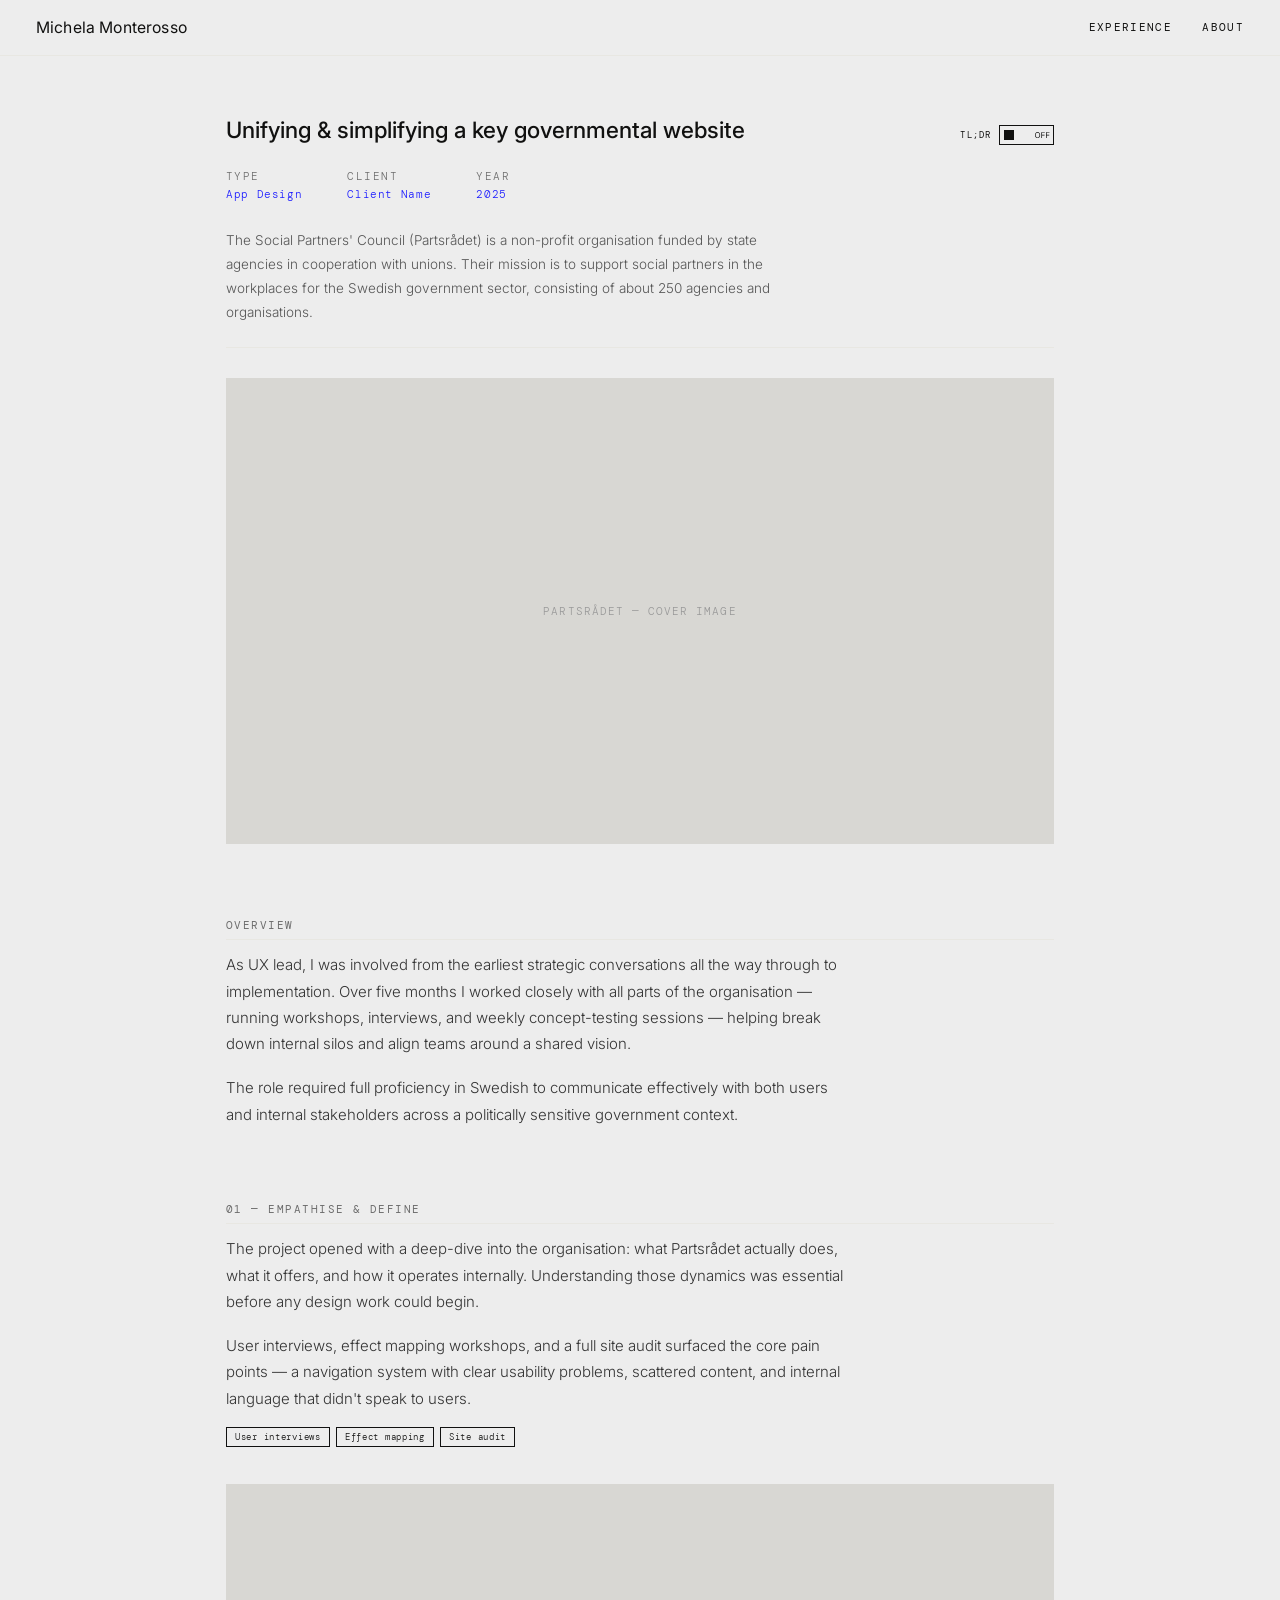
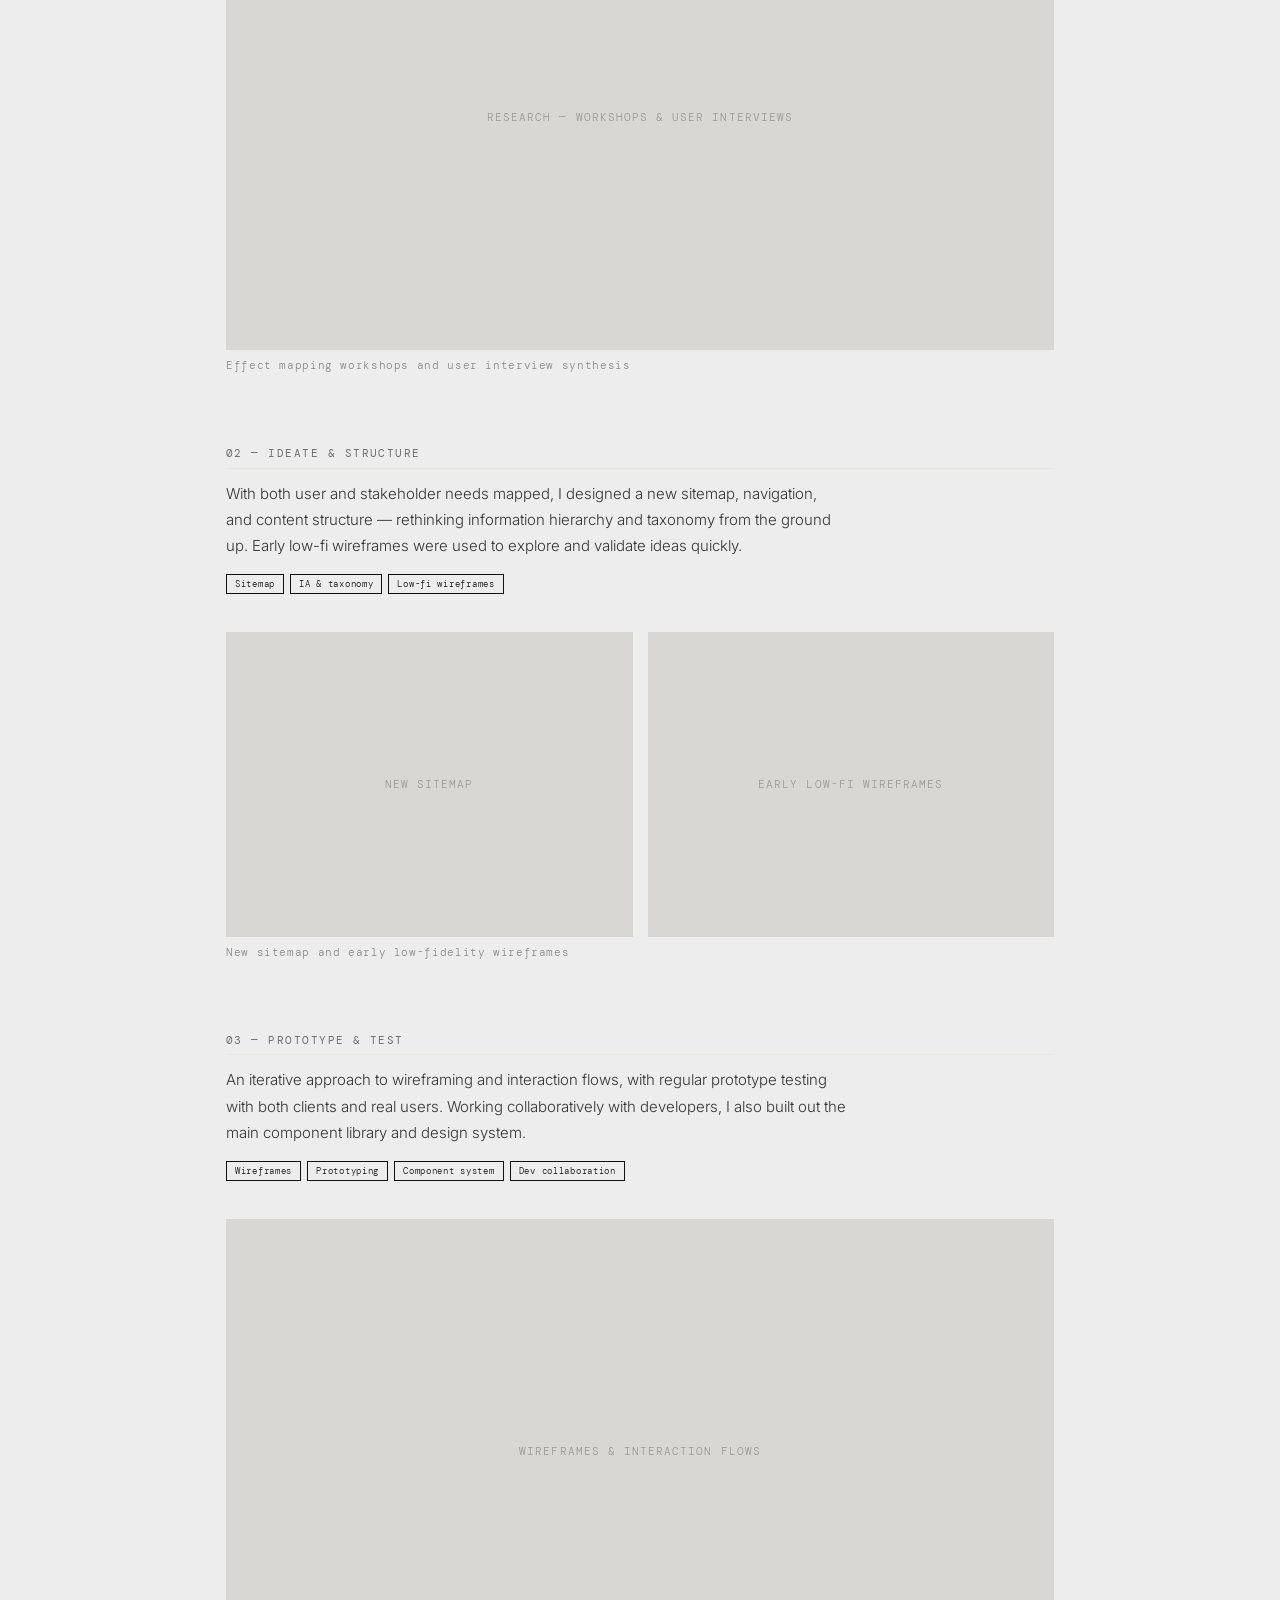
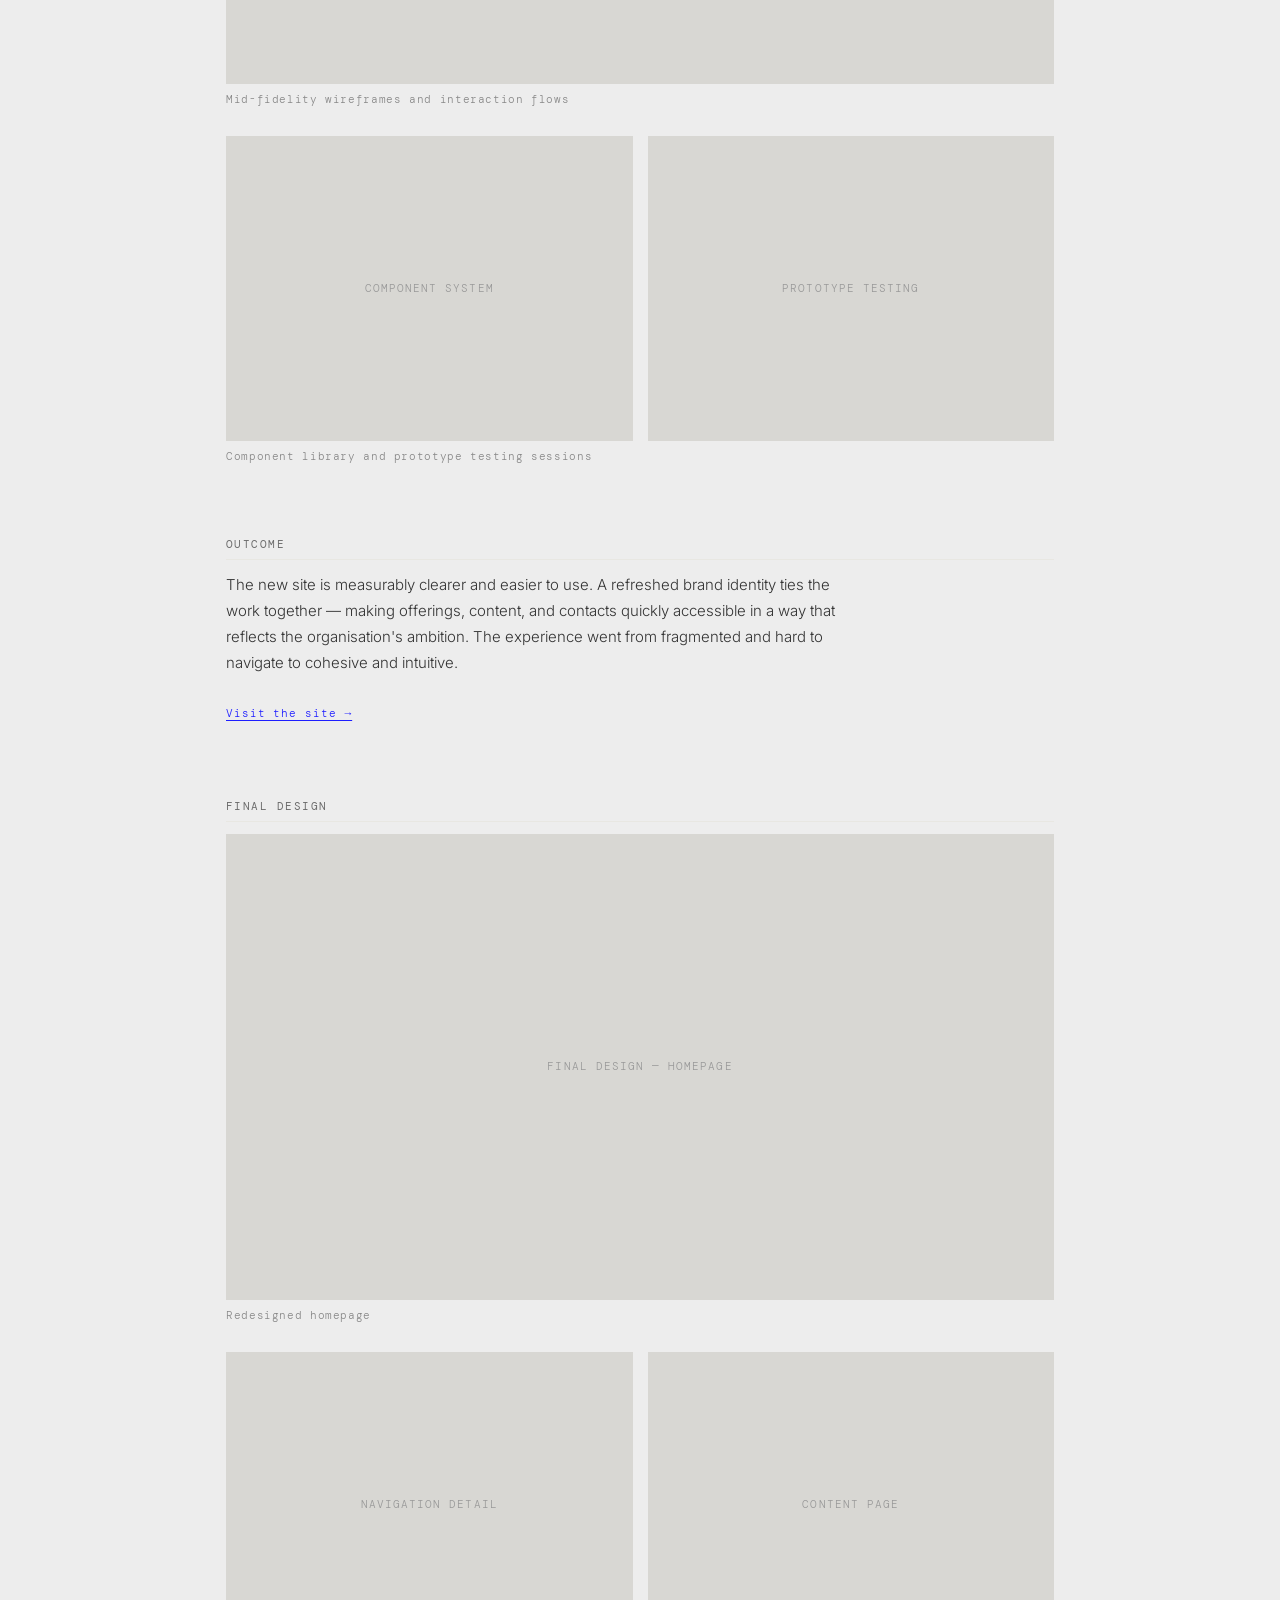
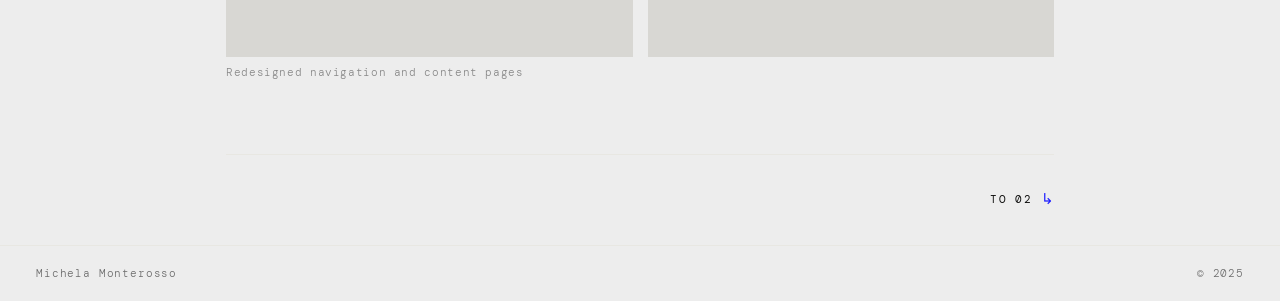
<file: project-partsradet.html>
<!DOCTYPE html>
<html lang="en">
<head>
<meta charset="UTF-8">
<meta name="viewport" content="width=device-width, initial-scale=1.0">
<title>Partsrådet — Michela Monterosso</title>
<style>
@import url('https://fonts.googleapis.com/css2?family=Inter:wght@300;400;500&family=DM+Mono:wght@300;400;500&display=swap');
*, *::before, *::after { box-sizing: border-box; margin: 0; padding: 0; }
:root {
  --bg: #EDEDED; --ink: #111110; --mid: #1E1EFF; --faint: #e8e7e2;
  --serif: 'Inter', sans-serif; --mono: 'DM Mono', 'Courier New', monospace;
  --nav-h: 56px;
}
html { font-size: 15px; }
body { background: var(--bg); color: var(--ink); font-family: var(--mono); font-weight: 300; -webkit-font-smoothing: antialiased; min-height: 100vh; }

/* ─── NAV ─── */
nav {
  position: sticky; top: 0; z-index: 100; background: var(--bg);
  height: var(--nav-h); display: flex; align-items: center;
  justify-content: space-between; padding: 0 2.4rem;
  border-bottom: 1px solid var(--faint);
}
.nav-name {
  font-family: var(--serif); font-size: 1.05rem; font-weight: 400;
  letter-spacing: 0.01em; color: var(--ink); text-decoration: none;
}
.nav-links { display: flex; gap: 2rem; align-items: center; }
.nav-link {
  font-size: 0.70rem; font-family: var(--mono); font-weight: 400;
  letter-spacing: 0.13em; text-transform: uppercase; color: var(--ink);
  text-decoration: none; background: none; border: none; padding: 0;
  transition: color 0.18s;
}
.nav-link:hover { color: var(--ink); text-decoration: underline; text-underline-offset: 3px; }
.nav-link.active { color: var(--mid); }

/* ─── CONTAINER ─── */
.container { max-width: 900px; margin: 0 auto; padding: 0 2.4rem; }

/* ─── FOOTER ─── */
footer {
  border-top: 1px solid var(--faint);
  padding: 1.4rem 2.4rem;
  display: flex; justify-content: space-between;
}
.footer-text { font-size: 0.70rem; letter-spacing: 0.08em; color: #6D6D6D; }


/* ━━━━━━━━━━━━━━━━━━━━━━━━━━━━━━━━━━━━━━
   PROJECT PAGE BLOCKS
   ━━━━━━━━━━━━━━━━━━━━━━━━━━━━━━━━━━━━━━ */

/* ─── PROJECT HEADER ─── */
.project-header {
  padding: 4rem 0 1.5rem;
  border-bottom: 1px solid var(--faint);
  margin-bottom: 2rem;
}

.project-header-top {
  display: flex;
  align-items: baseline;
  justify-content: space-between;
  gap: 2rem;
}

.project-title {
  font-family: var(--serif);
  font-size: 1.5rem;
  font-weight: 500;
  line-height: 1.2;
  margin-bottom: 1rem;
}

.project-meta {
  display: flex;
  gap: 3rem;
  margin-top: 0.8rem;
  margin-bottom: 1.8rem;
  flex-wrap: wrap;
}

.meta-label {
  font-size: 0.70rem;
  letter-spacing: 0.14em;
  text-transform: uppercase;
  color: #6D6D6D;
  margin-bottom: 0.3rem;
}

.meta-value {
  font-size: 0.70rem;
  letter-spacing: 0.06em;
  color: var(--mid);
}

.project-intro {
  font-family: var(--serif);
  font-size: 0.90rem;
  font-weight: 300;
  line-height: 1.8;
  color: #555;
  max-width: 560px;
}

/* ─── TLDR TOGGLE ─── */
.tldr-widget {
  display: flex;
  align-items: center;
  gap: 8px;
  cursor: pointer;
  user-select: none;
  flex-shrink: 0;
}

.tldr-label {
  font-family: var(--mono);
  font-size: 0.62rem;
  font-weight: 400;
  letter-spacing: 0.12em;
  text-transform: uppercase;
  color: var(--ink);
}

.tldr-toggle-img {
  display: block;
  width: 55px;
  height: 20px;
}

/* ─── CONTENT VISIBILITY ─── */
.content-full { display: block; }
.content-tldr { display: none; }
.is-tldr .content-full { display: none; }
.is-tldr .content-tldr { display: block; }
.is-tldr .credits { display: none; }
.content-tldr .block:first-child { margin-top: 0; }

/* ─── GENERIC BLOCK ─── */
.block { margin-bottom: 5rem; }

/* ─── IMAGE BLOCKS ─── */
.img-full {
  width: 100%;
  aspect-ratio: 16/9;
  background: #d8d7d3;
  display: flex;
  align-items: center;
  justify-content: center;
  overflow: hidden;
  margin-bottom: 0.6rem;
}
.img-full img { width:100%; height:100%; object-fit:cover; display:block; }
.img-full.placeholder::after {
  content: attr(data-label);
  font-size: 0.70rem; letter-spacing: 0.1em; color: #999;
  text-transform: uppercase; font-family: var(--mono);
}

.img-grid-2 { display: grid; grid-template-columns: 1fr 1fr; gap: 1rem; margin-bottom: 0.6rem; }
.img-grid-3 { display: grid; grid-template-columns: 1fr 1fr 1fr; gap: 1rem; margin-bottom: 0.6rem; }

.img-half, .img-third {
  aspect-ratio: 4/3;
  background: #d8d7d3;
  display: flex; align-items: center; justify-content: center; overflow: hidden;
}
.img-half img, .img-third img { width:100%; height:100%; object-fit:cover; display:block; }
.img-half.placeholder::after, .img-third.placeholder::after {
  content: attr(data-label);
  font-size: 0.70rem; letter-spacing: 0.1em; color: #999;
  text-transform: uppercase; font-family: var(--mono);
}

.img-caption {
  font-size: 0.70rem; color: #888;
  letter-spacing: 0.06em; margin-bottom: 2rem;
  font-family: var(--mono);
}

/* ─── TEXT BLOCKS ─── */
/* Subheading with line divider */
.subheading {
  font-family: var(--mono);
  font-size: 0.70rem;
  font-weight: 400;
  letter-spacing: 0.14em;
  text-transform: uppercase;
  color: #6D6D6D;
  margin-bottom: 0.8rem;
  padding-bottom: 0.5rem;
  border-bottom: 1px solid var(--faint);
}

/* Body copy */
.text-block {
  font-family: var(--serif);
  font-size: 1rem;
  font-weight: 300;
  line-height: 1.75;
  color: #333;
  max-width: 620px;
}
.text-block + .text-block { margin-top: 1.2em; }

/* Highlight chips */
.chips { display: flex; flex-wrap: wrap; gap: 0.4rem; margin-top: 1rem; margin-bottom: 2.5rem; }
.chip {
  font-family: var(--mono);
  font-size: 0.60rem;
  font-weight: 300;
  letter-spacing: 0.08em;
  color: var(--ink);
  border: 1px solid var(--ink);
  padding: 3px 8px;
  white-space: nowrap;
}

/* ─── MULTI-COLUMN LAYOUT ─── */
.col-2 { display: flex; gap: 3rem; align-items: start; }
.col-2 > * { flex: 1; }
.col-3 { display: flex; gap: 2rem; align-items: start; }
.col-3 > * { flex: 1; }

.col-heading {
  font-family: var(--mono);
  font-size: 0.70rem;
  font-weight: 400;
  letter-spacing: 0.12em;
  text-transform: uppercase;
  color: var(--ink);
  margin-bottom: 0.8rem;
}

.col-body {
  font-family: var(--mono);
  font-size: 0.70rem;
  font-weight: 300;
  line-height: 1.75;
  color: #555;
}

.col-body ul {
  list-style: none;
  padding: 0; margin: 0;
}
.col-body ul li::before {
  content: "—  ";
  color: var(--mid);
}
.col-body ul li { margin-bottom: 0.3em; }

/* ─── CREDITS BLOCK ─── */
.credits {
  border-top: 1px solid var(--faint);
  padding: 3rem 0;
  margin-top: 5rem;
  display: grid;
  grid-template-columns: repeat(3, 1fr);
  gap: 2rem;
}

.credit-label {
  font-family: var(--mono);
  font-size: 0.70rem;
  font-weight: 400;
  letter-spacing: 0.14em;
  text-transform: uppercase;
  color: #6D6D6D;
  margin-bottom: 0.6rem;
  padding-bottom: 0.4rem;
  border-bottom: 1px solid var(--faint);
}

.credit-value {
  font-family: var(--mono);
  font-size: 0.70rem;
  font-weight: 300;
  line-height: 1.8;
  color: var(--ink);
}


/* ─── CREDITS APPENDIX ─── */
.credits-appendix {
  border-top: 1px solid var(--faint);
  margin-top: 4rem;
  padding-top: 2rem;
  padding-bottom: 4rem;
}
.credits-appendix .credits {
  border-top: none;
  margin-top: 0;
  padding-top: 0;
}
/* ─── PROJECT NAV (prev/next) ─── */
.project-nav {
  border-top: 1px solid var(--faint);
  padding: 2.5rem 0;
  display: flex;
  justify-content: flex-end;
  margin-top: 2rem;
}
.proj-nav-link {
  text-decoration: none;
  color: var(--ink);
  display: flex;
  align-items: center;
  gap: 0.6rem;
}
.proj-nav-arrow {
  font-size: 1rem;
  color: var(--mid);
  line-height: 1;
}
.proj-nav-label {
  font-family: var(--mono);
  font-size: 0.70rem;
  font-weight: 400;
  letter-spacing: 0.13em;
  text-transform: uppercase;
  color: var(--ink);
  transition: color 0.18s;
}
.proj-nav-link:hover .proj-nav-label { color: var(--mid); }

/* ─── FADE IN ─── */
@keyframes fadeUp {
  from { opacity: 0; transform: translateY(8px); }
  to   { opacity: 1; transform: translateY(0); }
}
.project-header, .block, .credits { animation: fadeUp 0.35s ease both; }

/* ─── ASCII LOADER ─── */
#ascii-loader {
  position: fixed; inset: 0; background: var(--bg);
  display: flex; align-items: center; justify-content: center;
  z-index: 9999; opacity: 0; pointer-events: none; transition: opacity 0.15s ease;
}
#ascii-loader.active { opacity: 1; pointer-events: all; }
#ascii-bar {
  font-family: var(--mono); font-size: 0.75rem;
  letter-spacing: 0.12em; color: var(--ink); white-space: nowrap;
}

/* ─── MOBILE ─── */
@media (max-width: 640px) {
  nav, footer { padding-left: 1.2rem; padding-right: 1.2rem; }
  .container  { padding: 0 1.2rem; }
  .col-2, .col-3 { flex-direction: column; gap: 2rem; }
  .img-grid-2, .img-grid-3 { grid-template-columns: 1fr; }
  .credits { grid-template-columns: 1fr; }
  .project-title { font-size: 1.2rem; }
  .project-meta  { gap: 1.5rem; }
}

</style>
</head>
<body>
<!-- ASCII Loader -->
<div id="ascii-loader"><span id="ascii-bar"></span></div>


<!-- ─── NAV ─── -->
<nav>
  <a class="nav-name" href="../index.html">Michela Monterosso</a>
  <div class="nav-links">
    <a class="nav-link" href="../index.html">Experience</a>
    <a class="nav-link" href="../about.html">About</a>
  </div>
</nav>

<!-- ─── PROJECT CONTENT ─── -->
<div class="container">

  <div class="project-header" id="project-header">
    <div class="project-header-top">
      <h1 class="project-title">Unifying &amp; simplifying a key governmental website</h1>
      <div class="tldr-widget" id="tldr-toggle" onclick="toggleTldr()">
        <span class="tldr-label">TL;DR</span>
        <img class="tldr-toggle-img" id="tldr-img"
             src="[data-uri]"
             data-off="[data-uri]"
             data-on="[data-uri]"
             alt="toggle">
      </div>
    </div>
    <div class="project-meta">
      <div>
        <div class="meta-label">Type</div>
        <div class="meta-value">App Design</div>
      </div>
      <div>
        <div class="meta-label">Client</div>
        <div class="meta-value">Client Name</div>
      </div>
      <div>
        <div class="meta-label">Year</div>
        <div class="meta-value">2025</div>
      </div>
    </div>
    <div class="content-full">
      <p class="project-intro">
        The Social Partners' Council (Partsrådet) is a non-profit organisation
        funded by state agencies in cooperation with unions. Their mission is to
        support social partners in the workplaces for the Swedish government
        sector, consisting of about 250 agencies and organisations.
      </p>
    </div>
    <div class="content-tldr">
      <p class="project-intro">
        Partsrådet supports social partners across ~250 Swedish government
        agencies. End-to-end UX redesign — breaking silos, rebuilding content
        architecture, turning a fragmented site into something cohesive and
        intuitive.
      </p>
    </div>
  </div>

  <div class="content-full">
  <!-- Cover image -->
  <div class="block">
    <div class="img-full placeholder" data-label="Partsrådet — cover image">
      <!-- <img src="../images/partsradet/cover.jpg" alt="Partsrådet website"> -->
    </div>
  </div>

  <!-- Overview -->
  <div class="block">
    <div class="subheading">Overview</div>
    <p class="text-block">
      As UX lead, I was involved from the earliest strategic conversations
      all the way through to implementation. Over five months I worked closely
      with all parts of the organisation — running workshops, interviews, and
      weekly concept-testing sessions — helping break down internal silos and
      align teams around a shared vision.
    </p>
    <p class="text-block">
      The role required full proficiency in Swedish to communicate effectively
      with both users and internal stakeholders across a politically sensitive
      government context.
    </p>
  </div>

  <!-- Phase 1 -->
  <div class="block">
    <div class="subheading">01 — Empathise &amp; Define</div>
    <p class="text-block">
      The project opened with a deep-dive into the organisation: what Partsrådet
      actually does, what it offers, and how it operates internally. Understanding
      those dynamics was essential before any design work could begin.
    </p>
    <p class="text-block" style="margin-top:1.2em;">
      User interviews, effect mapping workshops, and a full site audit surfaced
      the core pain points — a navigation system with clear usability problems,
      scattered content, and internal language that didn't speak to users.
    </p>
    <div class="chips">
      <span class="chip">User interviews</span>
      <span class="chip">Effect mapping</span>
      <span class="chip">Site audit</span>
    </div>
    <div class="img-full placeholder" data-label="Research — workshops &amp; user interviews">
      <!-- <img src="../images/partsradet/research.jpg" alt="Research phase"> -->
    </div>
    <p class="img-caption">Effect mapping workshops and user interview synthesis</p>
  </div>

  <!-- Phase 2 -->
  <div class="block">
    <div class="subheading">02 — Ideate &amp; Structure</div>
    <p class="text-block">
      With both user and stakeholder needs mapped, I designed a new sitemap,
      navigation, and content structure — rethinking information hierarchy and
      taxonomy from the ground up. Early low-fi wireframes were used to explore
      and validate ideas quickly.
    </p>
    <div class="chips">
      <span class="chip">Sitemap</span>
      <span class="chip">IA &amp; taxonomy</span>
      <span class="chip">Low-fi wireframes</span>
    </div>
    <div class="img-grid-2">
      <div class="img-half placeholder" data-label="New sitemap">
        <!-- <img src="../images/partsradet/sitemap.jpg" alt="Sitemap"> -->
      </div>
      <div class="img-half placeholder" data-label="Early low-fi wireframes">
        <!-- <img src="../images/partsradet/lofi.jpg" alt="Low-fi wireframes"> -->
      </div>
    </div>
    <p class="img-caption">New sitemap and early low-fidelity wireframes</p>
  </div>

  <!-- Phase 3 -->
  <div class="block">
    <div class="subheading">03 — Prototype &amp; Test</div>
    <p class="text-block">
      An iterative approach to wireframing and interaction flows, with regular
      prototype testing with both clients and real users. Working collaboratively
      with developers, I also built out the main component library and design system.
    </p>
    <div class="chips">
      <span class="chip">Wireframes</span>
      <span class="chip">Prototyping</span>
      <span class="chip">Component system</span>
      <span class="chip">Dev collaboration</span>
    </div>
    <div class="img-full placeholder" data-label="Wireframes &amp; interaction flows">
      <!-- <img src="../images/partsradet/wireframes.jpg" alt="Wireframes"> -->
    </div>
    <p class="img-caption">Mid-fidelity wireframes and interaction flows</p>
    <div class="img-grid-2">
      <div class="img-half placeholder" data-label="Component system">
        <!-- <img src="../images/partsradet/components.jpg" alt="Components"> -->
      </div>
      <div class="img-half placeholder" data-label="Prototype testing">
        <!-- <img src="../images/partsradet/testing.jpg" alt="Testing"> -->
      </div>
    </div>
    <p class="img-caption">Component library and prototype testing sessions</p>
  </div>

  <!-- Outcome -->
  <div class="block">
    <div class="subheading">Outcome</div>
    <p class="text-block">
      The new site is measurably clearer and easier to use. A refreshed brand
      identity ties the work together — making offerings, content, and contacts
      quickly accessible in a way that reflects the organisation's ambition.
      The experience went from fragmented and hard to navigate to cohesive
      and intuitive.
    </p>
    <p class="text-block" style="margin-top:1.5em;">
      <a href="https://www.partsradet.se" target="_blank" style="color:var(--mid);text-decoration:underline;text-underline-offset:3px;font-family:var(--mono);font-size:0.75rem;letter-spacing:0.08em;">Visit the site →</a>
    </p>
  </div>

  <!-- Final design -->
  <div class="block">
    <div class="subheading">Final Design</div>
    <div class="img-full placeholder" data-label="Final design — homepage">
      <!-- <img src="../images/partsradet/final-home.jpg" alt="Final homepage"> -->
    </div>
    <p class="img-caption">Redesigned homepage</p>
    <div class="img-grid-2">
      <div class="img-half placeholder" data-label="Navigation detail">
        <!-- <img src="../images/partsradet/final-nav.jpg" alt="Navigation"> -->
      </div>
      <div class="img-half placeholder" data-label="Content page">
        <!-- <img src="../images/partsradet/final-content.jpg" alt="Content page"> -->
      </div>
    </div>
    <p class="img-caption">Redesigned navigation and content pages</p>
  </div>

  </div><!-- /content-full -->

  <!-- TL;DR extended content -->
  <div class="content-tldr">
    <div class="block" style="margin-top:0; padding-top:0;">
      <div class="col-3">
        <div>
          <p class="col-heading">What I did</p>
          <p class="col-body">Led UX end-to-end. From strategy workshops and user interviews to a full redesign of the site's structure, navigation, and content.</p>
        </div>
        <div>
          <p class="col-heading">The challenge</p>
          <p class="col-body">A siloed organisation, bureaucratic language, and years of accumulated content made for a site that was hard to navigate and harder to trust.</p>
        </div>
        <div>
          <p class="col-heading">The outcome</p>
          <p class="col-body">A unified, clearer experience with offerings, contacts, and content all easy to find for the first time.</p>
        </div>
      </div>
    </div>
  </div>

  <!-- ─── NEXT PROJECT NAV ─── -->
  <div class="project-nav">
    <a class="proj-nav-link" href="../project-02/index.html" onclick="if(this.href.indexOf('#')<0){event.preventDefault();showLoader(this.href)}">
      <span class="proj-nav-label">To 02</span>
      <span class="proj-nav-arrow">↳</span>
    </a>
  </div>

</div>

<footer>
  <span class="footer-text">Michela Monterosso</span>
  <span class="footer-text">© 2025</span>
</footer>

<script>
  document.documentElement.style.setProperty('--mid', '#1E1EFF');

  function toggleTldr() {
    var widget = document.getElementById('tldr-toggle');
    var img    = document.getElementById('tldr-img');
    var isOn   = widget.classList.contains('is-on');
    if (isOn) {
      widget.classList.remove('is-on');
      document.body.classList.remove('is-tldr');
      img.src = img.dataset.off;
    } else {
      widget.classList.add('is-on');
      document.body.classList.add('is-tldr');
      img.src = img.dataset.on;
    }
  }

  // ── ASCII LOADER ──
  (function() {
    var pat = '<:>:'; var LEN = 48; var t = 0; var raf;
    function tick() {
      t++;
      var offset = Math.floor(t / 2) % pat.length;
      var full = '';
      for (var i = 0; i < LEN + pat.length; i++) full += pat[i % pat.length];
      document.getElementById('ascii-bar').textContent = full.slice(offset, offset + LEN);
      raf = requestAnimationFrame(tick);
    }
    window.showLoader = function(href) {
      var loader = document.getElementById('ascii-loader');
      loader.classList.add('active');
      t = 0; tick();
      setTimeout(function() { window.location.href = href; }, 700);
    };
  })();
</script>



</body>
</html>
</file>
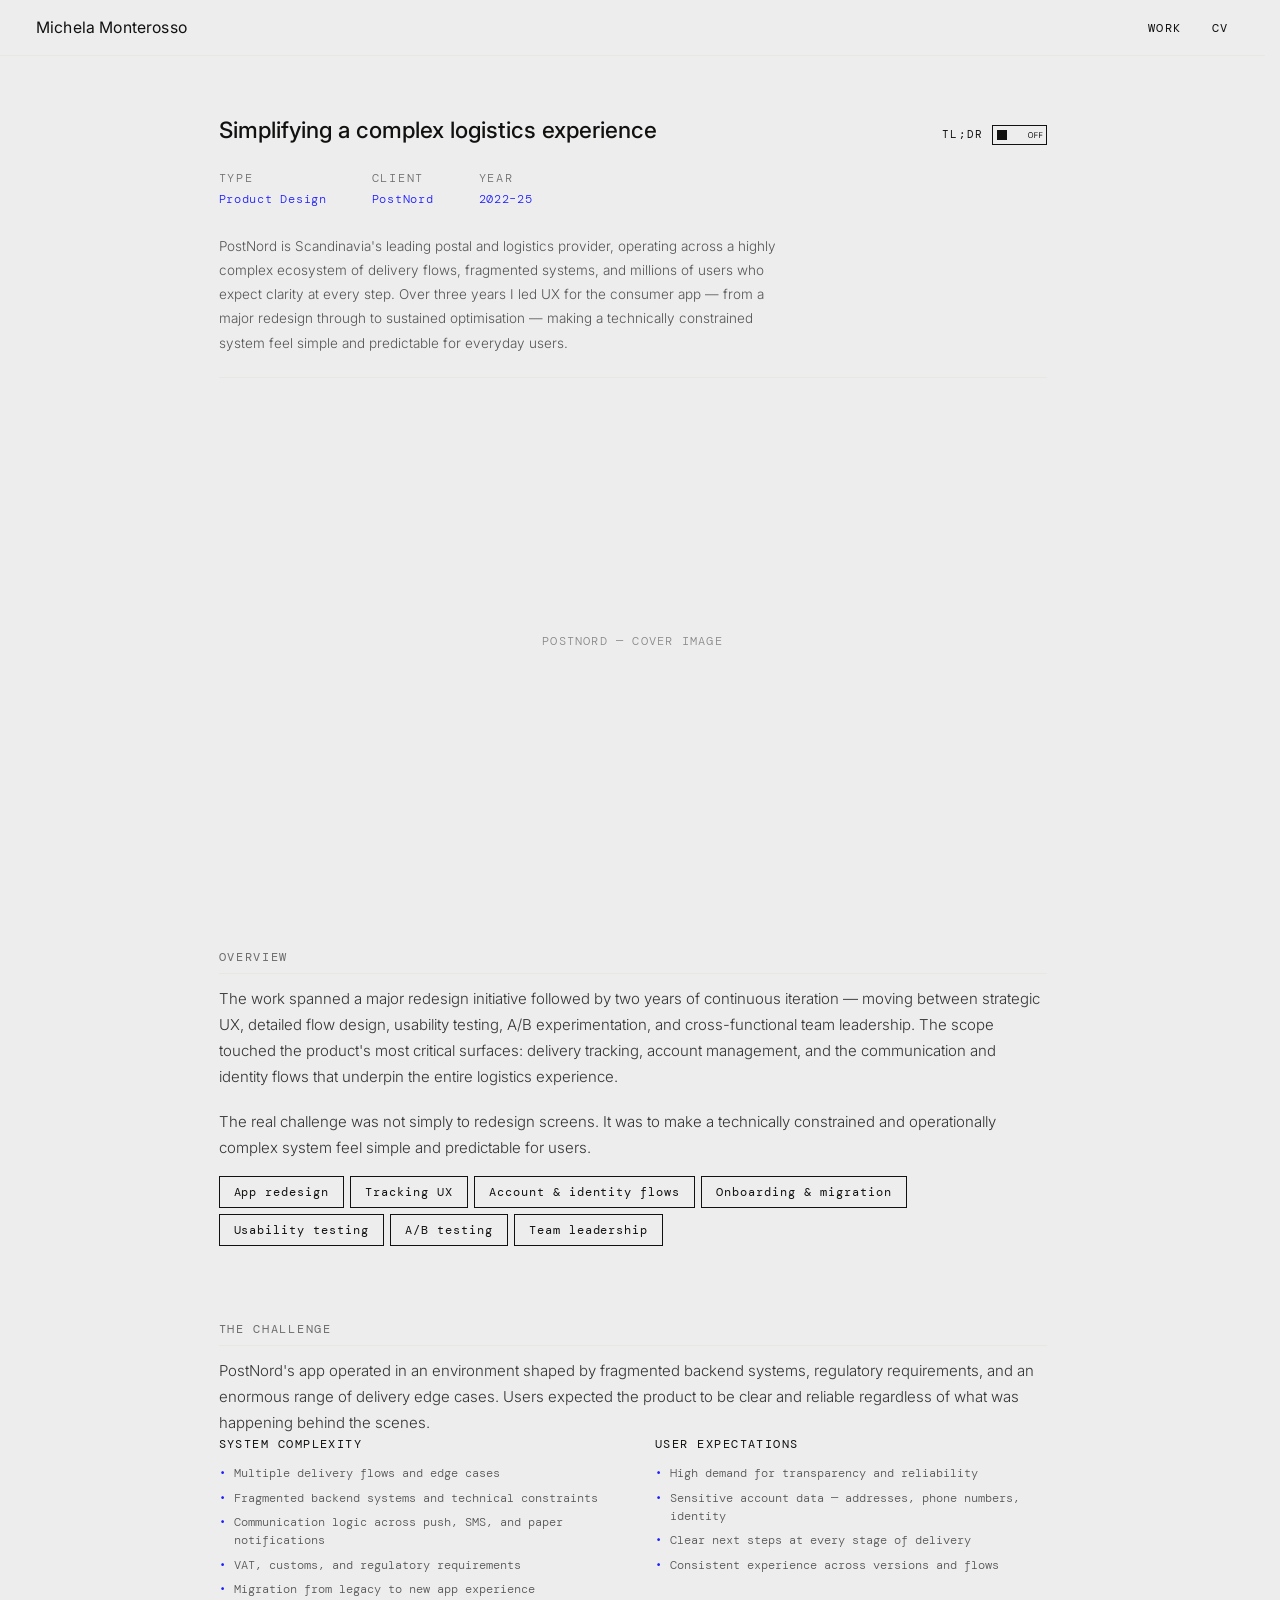
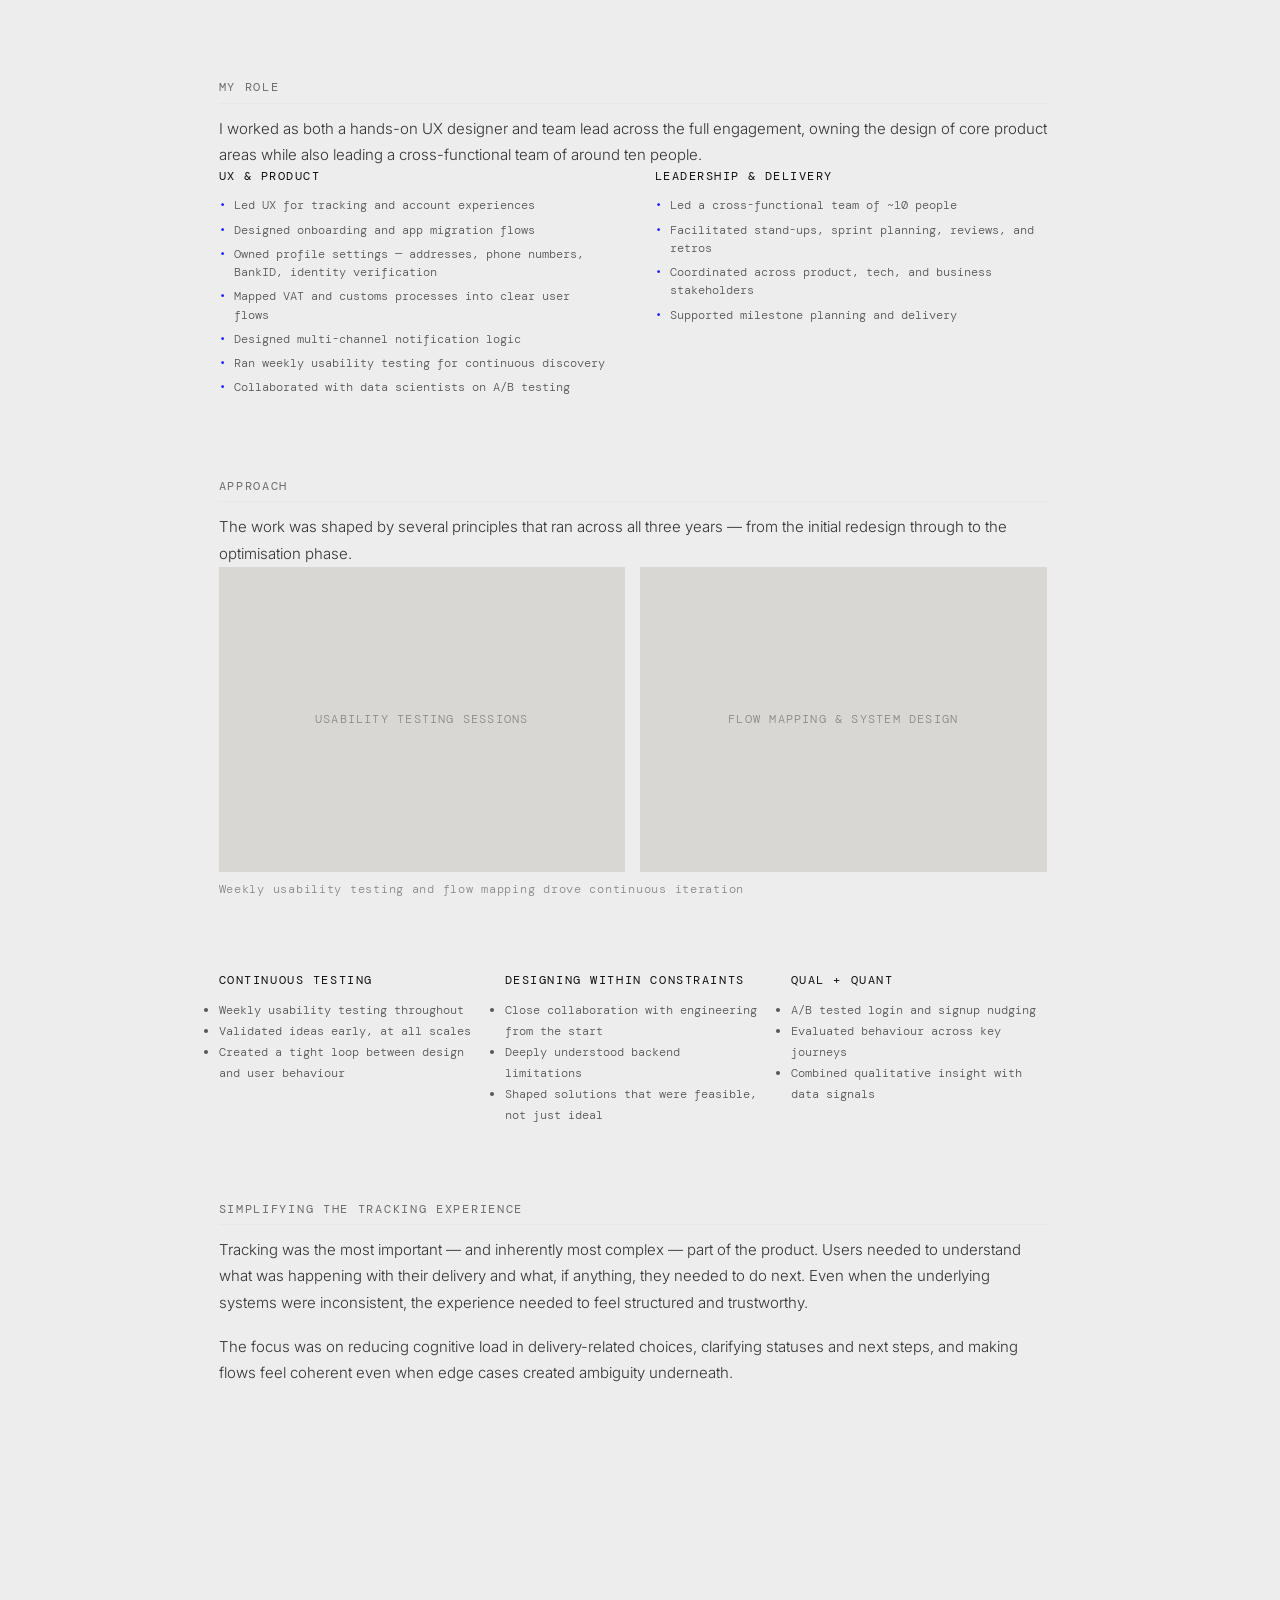
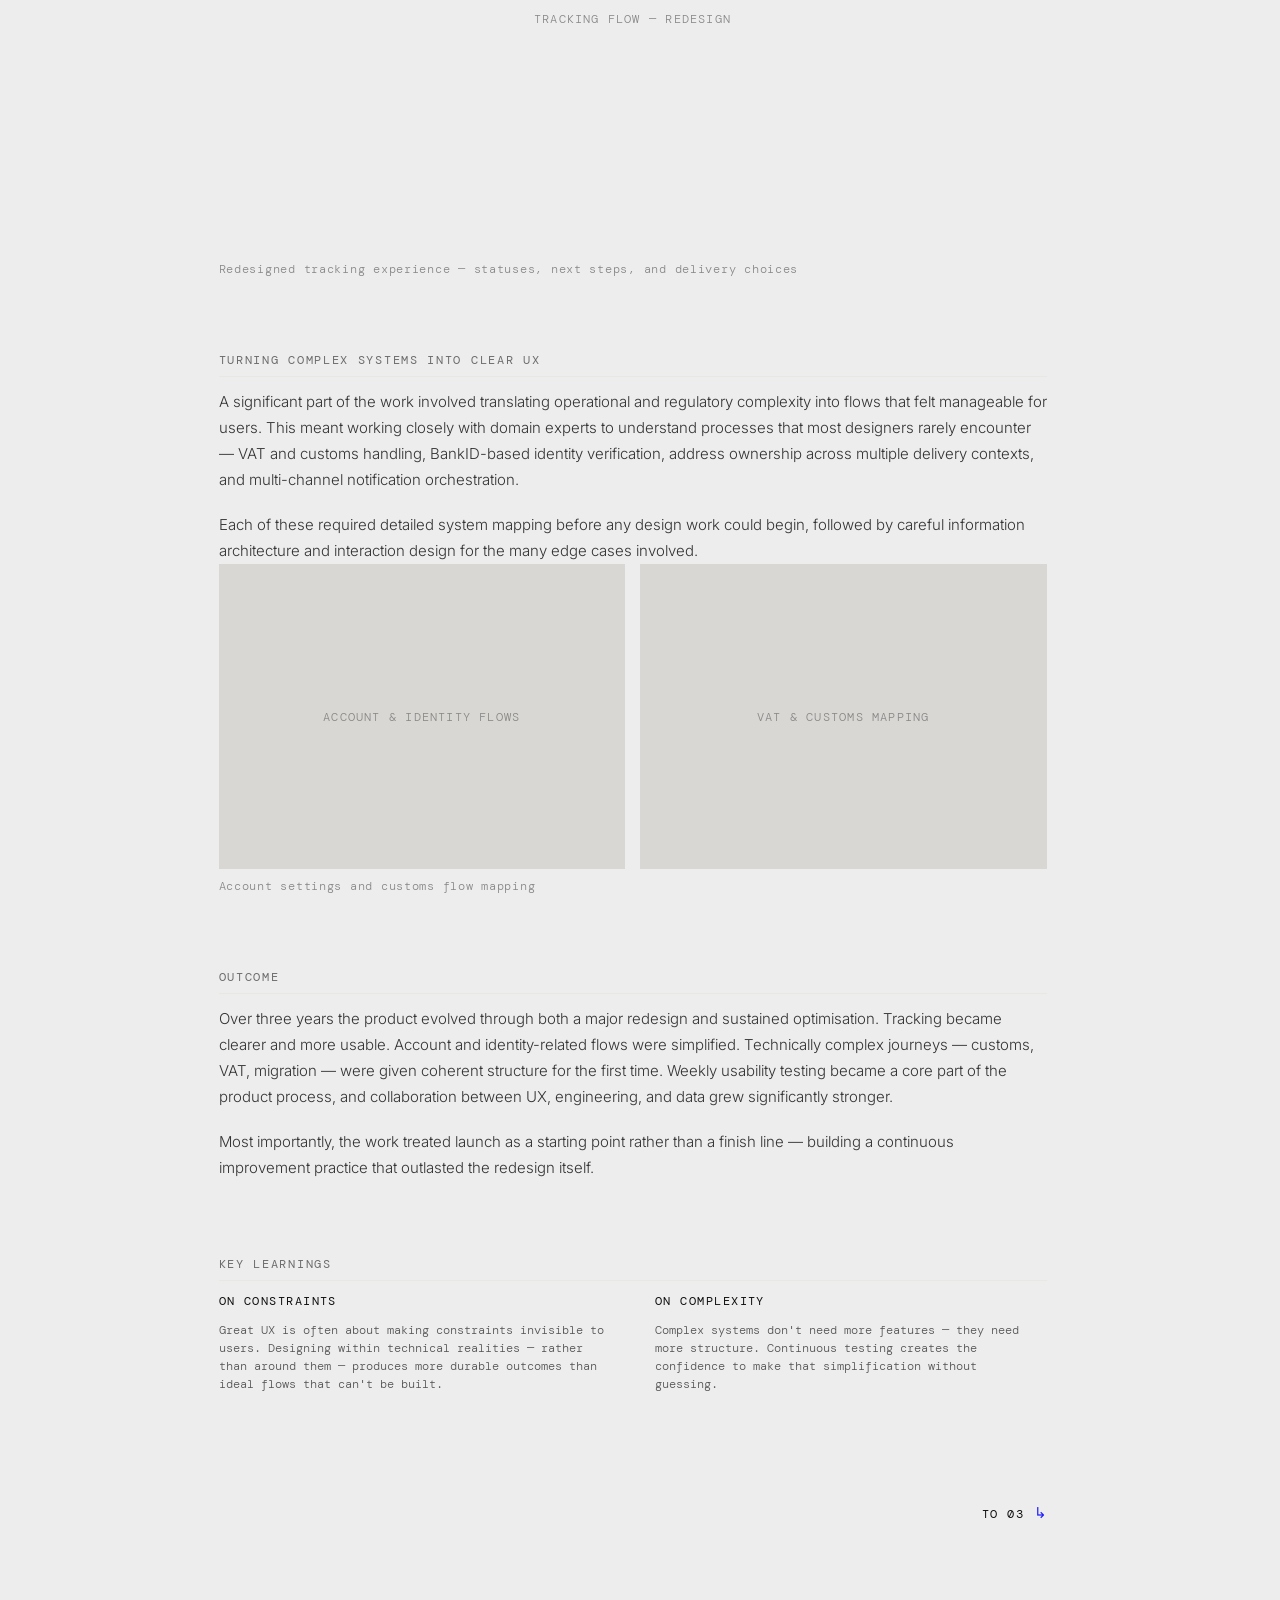
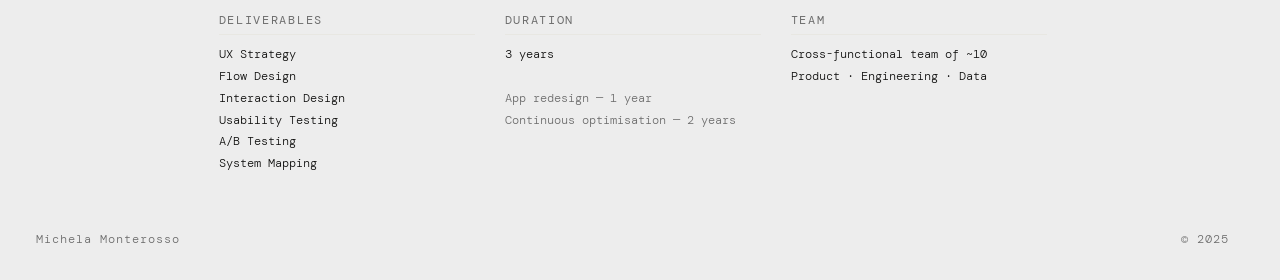
<file: project-postnord.html>
<!DOCTYPE html>
<html lang="en">
<head>
<meta charset="UTF-8">
<meta name="viewport" content="width=device-width, initial-scale=1.0">
<title>PostNord — Michela Monterosso</title>
<meta name="description" content="Simplifying a complex logistics experience — UX lead on app redesign and continuous optimisation at PostNord.">
<meta property="og:title" content="PostNord — Michela Monterosso">
<meta property="og:description" content="Simplifying a complex logistics experience — UX lead on app redesign and continuous optimisation at PostNord.">
<meta property="og:type" content="website">
<meta property="og:url" content="https://miche7a.github.io/michelamonterosso/project-postnord/">
<meta name="twitter:card" content="summary">
<meta name="twitter:title" content="PostNord — Michela Monterosso">
<meta name="twitter:description" content="Simplifying a complex logistics experience — UX lead on app redesign and continuous optimisation at PostNord.">
<link rel="stylesheet" href="../style.css">
</head>
<body>

<!-- ─── NAV ─── -->
<nav>
  <a class="nav-name" href="../index.html">Michela Monterosso</a>
  <div class="nav-links">
    <a class="nav-link" href="../index.html">Work</a>
    <a class="nav-link" href="../about.html">CV</a>
  </div>
</nav>

<div class="container">

  <!-- ─── PROJECT HEADER ─── -->
  <div class="project-header" id="project-header">

    <div class="project-header-top">
      <h1 class="project-title">Simplifying a complex logistics experience</h1>
      <div class="tldr-widget" id="tldr-toggle" onclick="toggleTldr()">
        <span class="tldr-label">TL;DR</span>
        <img class="tldr-toggle-img" id="tldr-img" alt="toggle">
      </div>
    </div>

    <div class="project-meta">
      <div>
        <div class="meta-label">Type</div>
        <div class="meta-value" id="meta-type">Product Design</div>
      </div>
      <div>
        <div class="meta-label">Client</div>
        <div class="meta-value" id="meta-client">PostNord</div>
      </div>
      <div>
        <div class="meta-label">Year</div>
        <div class="meta-value" id="meta-year">2022–2025</div>
      </div>
    </div>

    <!-- Full intro -->
    <div class="content-full">
      <p class="project-intro">
        PostNord is Scandinavia's leading postal and logistics provider, operating
        across a highly complex ecosystem of delivery flows, fragmented systems,
        and millions of users who expect clarity at every step. Over three years
        I led UX for the consumer app — from a major redesign through to sustained
        optimisation — making a technically constrained system feel simple and
        predictable for everyday users.
      </p>
    </div>

    <!-- TL;DR intro -->
    <div class="content-tldr">
      <p class="project-intro">
        UX lead on a 3-year engagement at PostNord — app redesign, continuous
        optimisation, and team leadership across one of Scandinavia's most complex
        logistics products.
      </p>
    </div>

  </div><!-- /project-header -->


  <!-- ══════════════════════════════════════
       FULL VERSION
       ══════════════════════════════════════ -->
  <div class="content-full">

  <!-- Cover image -->
  <div class="block">
    <div class="img-full placeholder" data-label="PostNord — cover image">
      <!-- <img src="../images/project-postnord/cover.jpg" alt="PostNord app"> -->
    </div>
  </div>

  <!-- Overview -->
  <div class="block">
    <div class="subheading">Overview</div>
    <p class="text-block">
      The work spanned a major redesign initiative followed by two years of
      continuous iteration — moving between strategic UX, detailed flow design,
      usability testing, A/B experimentation, and cross-functional team leadership.
      The scope touched the product's most critical surfaces: delivery tracking,
      account management, and the communication and identity flows that underpin
      the entire logistics experience.
    </p>
    <p class="text-block">
      The real challenge was not simply to redesign screens. It was to make a
      technically constrained and operationally complex system feel simple and
      predictable for users.
    </p>
    <div class="chips">
      <span class="chip">App redesign</span>
      <span class="chip">Tracking UX</span>
      <span class="chip">Account &amp; identity flows</span>
      <span class="chip">Onboarding &amp; migration</span>
      <span class="chip">Usability testing</span>
      <span class="chip">A/B testing</span>
      <span class="chip">Team leadership</span>
    </div>
  </div>

  <!-- The Challenge -->
  <div class="block">
    <div class="subheading">The Challenge</div>
    <p class="text-block">
      PostNord's app operated in an environment shaped by fragmented backend
      systems, regulatory requirements, and an enormous range of delivery edge
      cases. Users expected the product to be clear and reliable regardless of
      what was happening behind the scenes.
    </p>
    <div class="col-2">
      <div>
        <p class="col-heading">System complexity</p>
        <div class="col-body">
          <ul>
            <li>Multiple delivery flows and edge cases</li>
            <li>Fragmented backend systems and technical constraints</li>
            <li>Communication logic across push, SMS, and paper notifications</li>
            <li>VAT, customs, and regulatory requirements</li>
            <li>Migration from legacy to new app experience</li>
          </ul>
        </div>
      </div>
      <div>
        <p class="col-heading">User expectations</p>
        <div class="col-body">
          <ul>
            <li>High demand for transparency and reliability</li>
            <li>Sensitive account data — addresses, phone numbers, identity</li>
            <li>Clear next steps at every stage of delivery</li>
            <li>Consistent experience across versions and flows</li>
          </ul>
        </div>
      </div>
    </div>
  </div>

  <!-- My Role -->
  <div class="block">
    <div class="subheading">My Role</div>
    <p class="text-block">
      I worked as both a hands-on UX designer and team lead across the full
      engagement, owning the design of core product areas while also leading
      a cross-functional team of around ten people.
    </p>
    <div class="col-2">
      <div>
        <p class="col-heading">UX &amp; Product</p>
        <div class="col-body">
          <ul>
            <li>Led UX for tracking and account experiences</li>
            <li>Designed onboarding and app migration flows</li>
            <li>Owned profile settings — addresses, phone numbers, BankID, identity verification</li>
            <li>Mapped VAT and customs processes into clear user flows</li>
            <li>Designed multi-channel notification logic</li>
            <li>Ran weekly usability testing for continuous discovery</li>
            <li>Collaborated with data scientists on A/B testing</li>
          </ul>
        </div>
      </div>
      <div>
        <p class="col-heading">Leadership &amp; Delivery</p>
        <div class="col-body">
          <ul>
            <li>Led a cross-functional team of ~10 people</li>
            <li>Facilitated stand-ups, sprint planning, reviews, and retros</li>
            <li>Coordinated across product, tech, and business stakeholders</li>
            <li>Supported milestone planning and delivery</li>
          </ul>
        </div>
      </div>
    </div>
  </div>

  <!-- Approach -->
  <div class="block">
    <div class="subheading">Approach</div>
    <p class="text-block">
      The work was shaped by several principles that ran across all three years —
      from the initial redesign through to the optimisation phase.
    </p>

    <div class="img-grid-2">
      <div class="img-half placeholder" data-label="Usability testing sessions">
        <!-- <img src="../images/project-postnord/testing.jpg" alt="Testing"> -->
      </div>
      <div class="img-half placeholder" data-label="Flow mapping &amp; system design">
        <!-- <img src="../images/project-postnord/flows.jpg" alt="Flow mapping"> -->
      </div>
    </div>
    <p class="img-caption">Weekly usability testing and flow mapping drove continuous iteration</p>
  </div>

  <!-- Approach: 3-column breakdown -->
  <div class="block">
    <div class="tldr-col-group">
      <div>
        <p class="tldr-col-heading">Continuous testing</p>
        <div class="tldr-col-body">
          <ul>
            <li>Weekly usability testing throughout</li>
            <li>Validated ideas early, at all scales</li>
            <li>Created a tight loop between design and user behaviour</li>
          </ul>
        </div>
      </div>
      <div>
        <p class="tldr-col-heading">Designing within constraints</p>
        <div class="tldr-col-body">
          <ul>
            <li>Close collaboration with engineering from the start</li>
            <li>Deeply understood backend limitations</li>
            <li>Shaped solutions that were feasible, not just ideal</li>
          </ul>
        </div>
      </div>
      <div>
        <p class="tldr-col-heading">Qual + quant</p>
        <div class="tldr-col-body">
          <ul>
            <li>A/B tested login and signup nudging</li>
            <li>Evaluated behaviour across key journeys</li>
            <li>Combined qualitative insight with data signals</li>
          </ul>
        </div>
      </div>
    </div>
  </div>

  <!-- Tracking experience -->
  <div class="block">
    <div class="subheading">Simplifying the tracking experience</div>
    <p class="text-block">
      Tracking was the most important — and inherently most complex — part of the
      product. Users needed to understand what was happening with their delivery
      and what, if anything, they needed to do next. Even when the underlying
      systems were inconsistent, the experience needed to feel structured and
      trustworthy.
    </p>
    <p class="text-block">
      The focus was on reducing cognitive load in delivery-related choices,
      clarifying statuses and next steps, and making flows feel coherent even
      when edge cases created ambiguity underneath.
    </p>
    <div class="img-full placeholder" data-label="Tracking flow — redesign">
      <!-- <img src="../images/project-postnord/tracking.jpg" alt="Tracking redesign"> -->
    </div>
    <p class="img-caption">Redesigned tracking experience — statuses, next steps, and delivery choices</p>
  </div>

  <!-- Complex systems -->
  <div class="block">
    <div class="subheading">Turning complex systems into clear UX</div>
    <p class="text-block">
      A significant part of the work involved translating operational and
      regulatory complexity into flows that felt manageable for users. This meant
      working closely with domain experts to understand processes that most
      designers rarely encounter — VAT and customs handling, BankID-based identity
      verification, address ownership across multiple delivery contexts, and
      multi-channel notification orchestration.
    </p>
    <p class="text-block">
      Each of these required detailed system mapping before any design work could
      begin, followed by careful information architecture and interaction design
      for the many edge cases involved.
    </p>
    <div class="img-grid-2">
      <div class="img-half placeholder" data-label="Account &amp; identity flows">
        <!-- <img src="../images/project-postnord/account.jpg" alt="Account flows"> -->
      </div>
      <div class="img-half placeholder" data-label="VAT &amp; customs mapping">
        <!-- <img src="../images/project-postnord/customs.jpg" alt="Customs flow"> -->
      </div>
    </div>
    <p class="img-caption">Account settings and customs flow mapping</p>
  </div>

  <!-- Outcome -->
  <div class="block">
    <div class="subheading">Outcome</div>
    <p class="text-block">
      Over three years the product evolved through both a major redesign and
      sustained optimisation. Tracking became clearer and more usable. Account
      and identity-related flows were simplified. Technically complex journeys
      — customs, VAT, migration — were given coherent structure for the first
      time. Weekly usability testing became a core part of the product process,
      and collaboration between UX, engineering, and data grew significantly
      stronger.
    </p>
    <p class="text-block">
      Most importantly, the work treated launch as a starting point rather than
      a finish line — building a continuous improvement practice that outlasted
      the redesign itself.
    </p>
  </div>

  <!-- Learnings -->
  <div class="block">
    <div class="subheading">Key Learnings</div>
    <div class="col-2">
      <div>
        <p class="col-heading">On constraints</p>
        <p class="col-body">Great UX is often about making constraints invisible to users. Designing within technical realities — rather than around them — produces more durable outcomes than ideal flows that can't be built.</p>
      </div>
      <div>
        <p class="col-heading">On complexity</p>
        <p class="col-body">Complex systems don't need more features — they need more structure. Continuous testing creates the confidence to make that simplification without guessing.</p>
      </div>
    </div>
  </div>

  </div><!-- /content-full -->


  <!-- ══════════════════════════════════════
       TL;DR VERSION
       ══════════════════════════════════════ -->
  <div class="content-tldr">

    <div class="block block--flush">
      <div class="tldr-col-group">
        <div>
          <p class="tldr-col-heading">What I did</p>
          <p class="tldr-col-body">UX lead and team lead over 3 years — app redesign, tracking and account flows, identity and customs UX, weekly usability testing, and A/B experimentation.</p>
        </div>
        <div>
          <p class="tldr-col-heading">The challenge</p>
          <p class="tldr-col-body">A technically fragmented logistics system with high user expectations — multiple delivery edge cases, sensitive account data, and regulatory complexity all had to feel simple.</p>
        </div>
        <div>
          <p class="tldr-col-heading">The outcome</p>
          <p class="tldr-col-body">A clearer tracking experience, better-structured account flows, a successful app migration, and continuous usability testing embedded as a core product practice.</p>
        </div>
      </div>
    </div>

  </div><!-- /content-tldr -->

  <!-- ─── NEXT PROJECT NAV ─── -->
  <div class="project-nav">
    <a class="proj-nav-link" href="../project-03/index.html">
      <span class="proj-nav-label">To 03</span>
      <span class="proj-nav-arrow">↳</span>
    </a>
  </div>

  <!-- ─── APPENDIX: CREDITS ─── -->
  <div class="credits-appendix">
    <div class="credits">
      <div>
        <div class="credit-label">Deliverables</div>
        <div class="credit-value">
          UX Strategy<br>
          Flow Design<br>
          Interaction Design<br>
          Usability Testing<br>
          A/B Testing<br>
          System Mapping
        </div>
      </div>
      <div>
        <div class="credit-label">Duration</div>
        <div class="credit-value">3 years<br><br>
          <span style="color:var(--muted)">App redesign — 1 year<br>
          Continuous optimisation — 2 years</span>
        </div>
      </div>
      <div>
        <div class="credit-label">Team</div>
        <div class="credit-value">
          Cross-functional team of ~10<br>
          Product · Engineering · Data
        </div>
      </div>
    </div>
  </div>

</div><!-- /container -->

<footer>
  <span class="footer-text">Michela Monterosso</span>
  <div id="footer-creature-stage"></div>
  <span class="footer-text">© 2025</span>
</footer>

<script src="../projects.js"></script>
<script src="../script.js"></script>
<script>injectProjectMeta("project-postnord");</script>

</body>
</html>
</file>
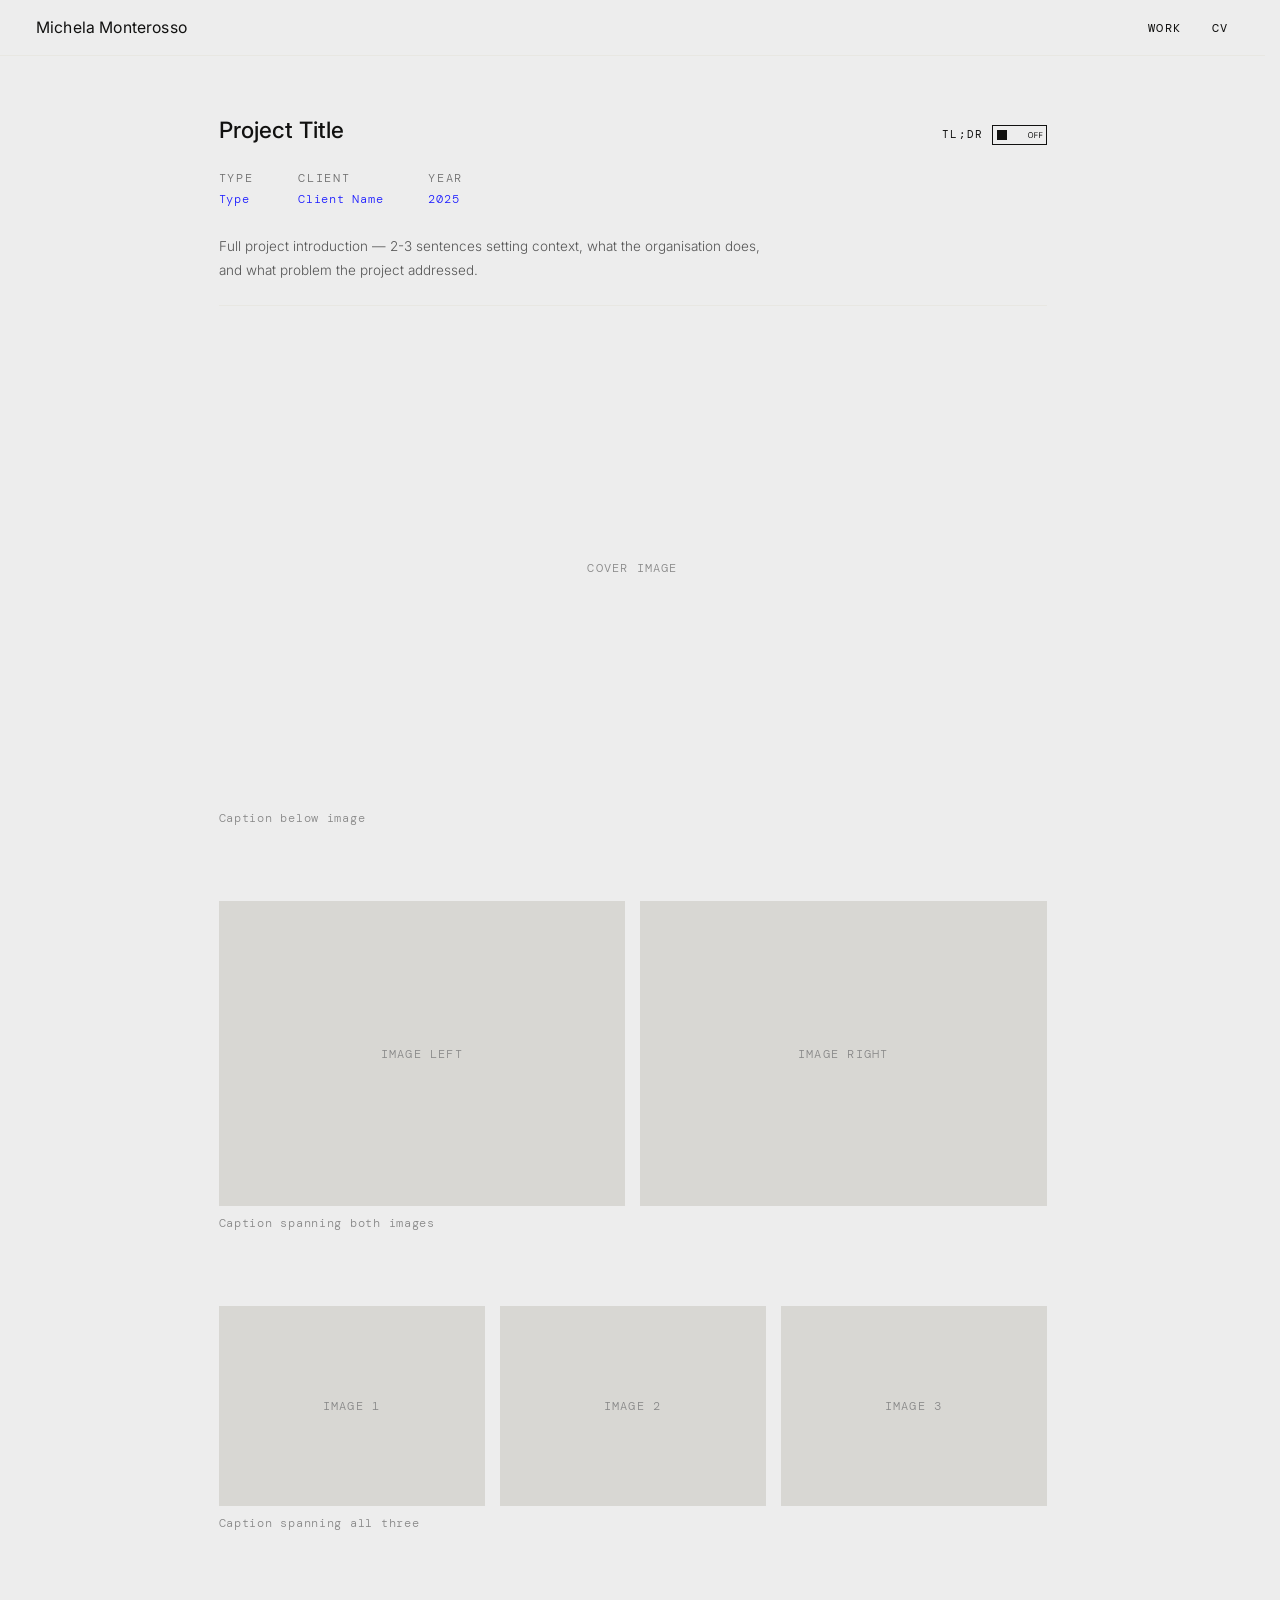
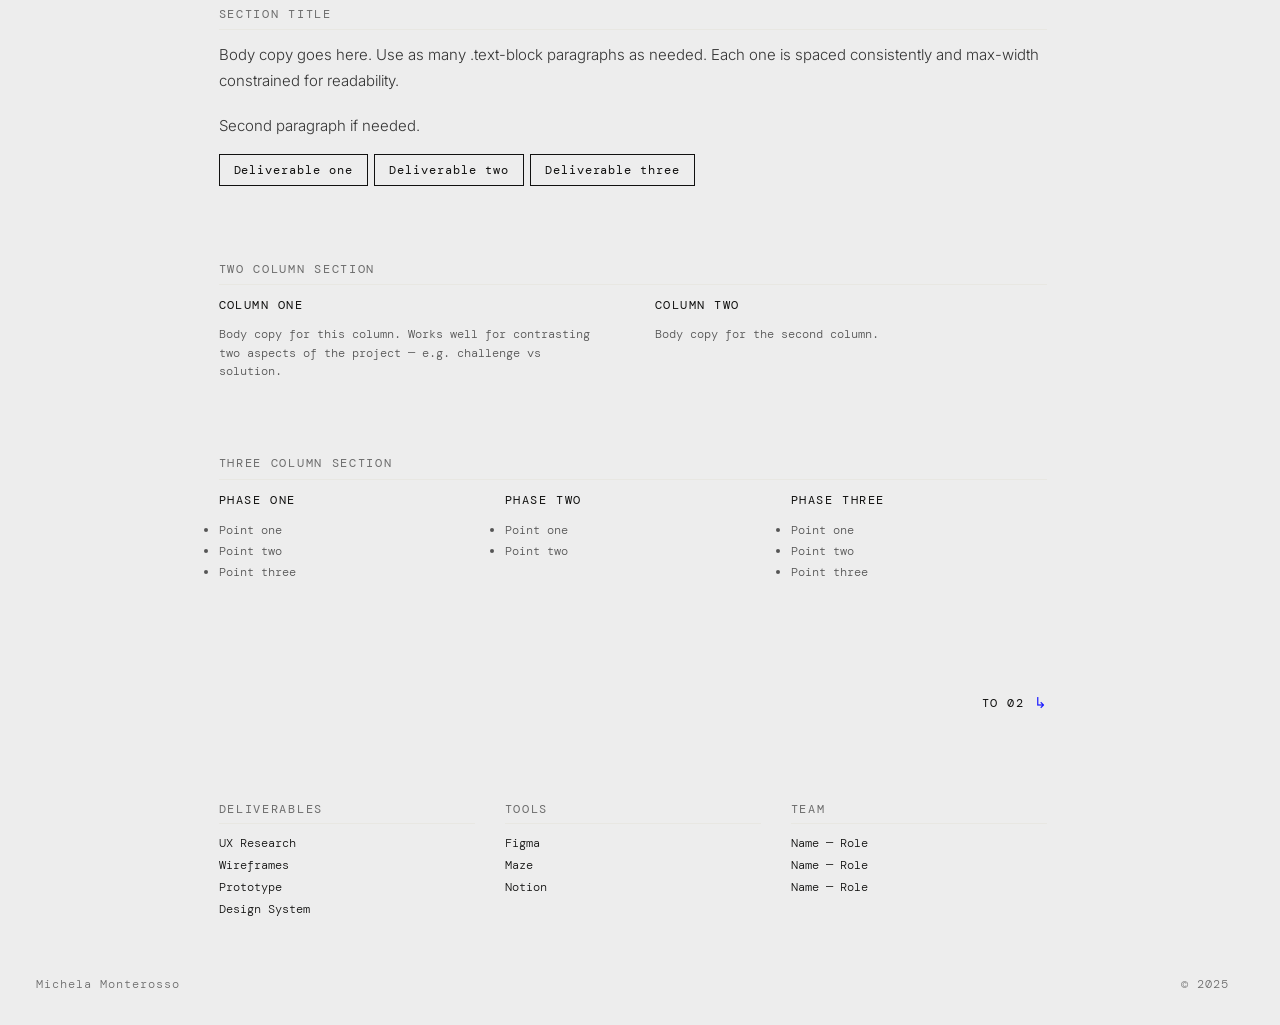
<file: project-template.html>
<!DOCTYPE html>
<html lang="en">
<head>
<meta charset="UTF-8">
<meta name="viewport" content="width=device-width, initial-scale=1.0">
<title>Project Title — Michela Monterosso</title>
<meta name="description" content="A UX project by Michela Monterosso.">
<meta property="og:title" content="Project — Michela Monterosso">
<meta property="og:description" content="A UX project by Michela Monterosso.">
<meta property="og:type" content="website">
<meta property="og:url" content="https://miche7a.github.io/michelamonterosso/">
<meta name="twitter:card" content="summary">
<meta name="twitter:title" content="Project — Michela Monterosso">
<meta name="twitter:description" content="A UX project by Michela Monterosso.">
<link rel="stylesheet" href="../style.css">
</head>
<body>

<!-- ─── NAV ─── -->
<nav>
  <a class="nav-name" href="../index.html">Michela Monterosso</a>
  <div class="nav-links">
    <a class="nav-link" href="../index.html">Work</a>
    <a class="nav-link" href="../about.html">CV</a>
  </div>
</nav>

<div class="container">

  <!-- ══════════════════════════════════════
       BLOCK: PROJECT HEADER
       - Title + TLDR toggle on same line
       - Client / Year meta below title
       - Short intro paragraph
       ══════════════════════════════════════ -->
  <div class="project-header" id="project-header">

    <div class="project-header-top">
      <h1 class="project-title">Project Title</h1>
      <div class="tldr-widget" id="tldr-toggle" onclick="toggleTldr()">
        <span class="tldr-label">TL;DR</span>
        <img class="tldr-toggle-img" id="tldr-img" alt="toggle">
      </div>
    </div>

    <div class="project-meta">
      <div>
        <div class="meta-label">Type</div>
        <div class="meta-value" id="meta-type">Type</div>
      </div>
      <div>
        <div class="meta-label">Client</div>
        <div class="meta-value" id="meta-client">Client Name</div>
      </div>
      <div>
        <div class="meta-label">Year</div>
        <div class="meta-value" id="meta-year">2025</div>
      </div>
    </div>

    <!-- Full intro -->
    <div class="content-full">
      <p class="project-intro">
        Full project introduction — 2-3 sentences setting context, what the
        organisation does, and what problem the project addressed.
      </p>
    </div>
    <!-- TL;DR intro -->
    <div class="content-tldr">
      <p class="project-intro">
        One punchy sentence. The essential outcome only.
      </p>
    </div>

  </div><!-- /project-header -->


  <!-- ══════════════════════════════════════
       FULL VERSION (default)
       Hidden when TL;DR toggle is ON
       ══════════════════════════════════════ -->
  <div class="content-full">

  <!-- ══════════════════════════════════════
       BLOCK: SINGLE FULL-WIDTH IMAGE
       Replace placeholder div with <img> tag
       ══════════════════════════════════════ -->
  <div class="block">
    <div class="img-full placeholder" data-label="Cover image">
      <!-- <img src="../images/project-slug/cover.jpg" alt="Description"> -->
    </div>
    <p class="img-caption">Caption below image</p>
  </div>


  <!-- ══════════════════════════════════════
       BLOCK: TWO-COLUMN IMAGE GRID
       ══════════════════════════════════════ -->
  <div class="block">
    <div class="img-grid-2">
      <div class="img-half placeholder" data-label="Image left">
        <!-- <img src="../images/project-slug/img-1.jpg" alt="Description"> -->
      </div>
      <div class="img-half placeholder" data-label="Image right">
        <!-- <img src="../images/project-slug/img-2.jpg" alt="Description"> -->
      </div>
    </div>
    <p class="img-caption">Caption spanning both images</p>
  </div>


  <!-- ══════════════════════════════════════
       BLOCK: THREE-COLUMN IMAGE GRID
       ══════════════════════════════════════ -->
  <div class="block">
    <div class="img-grid-3">
      <div class="img-third placeholder" data-label="Image 1">
        <!-- <img src="../images/project-slug/img-a.jpg" alt="Description"> -->
      </div>
      <div class="img-third placeholder" data-label="Image 2">
        <!-- <img src="../images/project-slug/img-b.jpg" alt="Description"> -->
      </div>
      <div class="img-third placeholder" data-label="Image 3">
        <!-- <img src="../images/project-slug/img-c.jpg" alt="Description"> -->
      </div>
    </div>
    <p class="img-caption">Caption spanning all three</p>
  </div>


  <!-- ══════════════════════════════════════
       BLOCK: TEXT — Subheading + body + chips
       ══════════════════════════════════════ -->
  <div class="block">
    <div class="subheading">Section Title</div>
    <p class="text-block">
      Body copy goes here. Use as many .text-block paragraphs as needed.
      Each one is spaced consistently and max-width constrained for readability.
    </p>
    <p class="text-block">
      Second paragraph if needed.
    </p>
    <div class="chips">
      <span class="chip">Deliverable one</span>
      <span class="chip">Deliverable two</span>
      <span class="chip">Deliverable three</span>
    </div>
  </div>


  <!-- ══════════════════════════════════════
       BLOCK: 2-COLUMN LAYOUT
       Subheadings, body copy, optional bullets
       ══════════════════════════════════════ -->
  <div class="block">
    <div class="subheading">Two Column Section</div>
    <div class="col-2">
      <div>
        <p class="col-heading">Column One</p>
        <p class="col-body">
          Body copy for this column. Works well for contrasting two aspects
          of the project — e.g. challenge vs solution.
        </p>
      </div>
      <div>
        <p class="col-heading">Column Two</p>
        <p class="col-body">
          Body copy for the second column.
        </p>
      </div>
    </div>
  </div>


  <!-- ══════════════════════════════════════
       BLOCK: 3-COLUMN LAYOUT with bullets
       ══════════════════════════════════════ -->
  <div class="block">
    <div class="subheading">Three Column Section</div>
    <div class="tldr-col-group">
      <div>
        <p class="tldr-col-heading">Phase One</p>
        <div class="tldr-col-body">
          <ul>
            <li>Point one</li>
            <li>Point two</li>
            <li>Point three</li>
          </ul>
        </div>
      </div>
      <div>
        <p class="tldr-col-heading">Phase Two</p>
        <div class="tldr-col-body">
          <ul>
            <li>Point one</li>
            <li>Point two</li>
          </ul>
        </div>
      </div>
      <div>
        <p class="tldr-col-heading">Phase Three</p>
        <div class="tldr-col-body">
          <ul>
            <li>Point one</li>
            <li>Point two</li>
            <li>Point three</li>
          </ul>
        </div>
      </div>
    </div>
  </div>


  </div><!-- /content-full -->


  <!-- ══════════════════════════════════════
       TL;DR VERSION (shown when toggle ON)
       Use col-2 or col-3 blocks here to give
       a quick structured summary of the project
       ══════════════════════════════════════ -->
  <div class="content-tldr">

    <div class="block block--flush">
      <div class="tldr-col-group">
        <div>
          <p class="tldr-col-heading">Challenge</p>
          <p class="tldr-col-body">Describe the core problem in 1–2 sentences.</p>
        </div>
        <div>
          <p class="tldr-col-heading">Approach</p>
          <p class="tldr-col-body">How you tackled it, briefly.</p>
        </div>
        <div>
          <p class="tldr-col-heading">Outcome</p>
          <p class="tldr-col-body">What shipped and what changed.</p>
        </div>
      </div>
    </div>

  </div><!-- /content-tldr -->

<!-- ─── NEXT PROJECT NAV ─── -->
  <div class="project-nav">
    <a class="proj-nav-link" href="../project-02/index.html">
      <span class="proj-nav-label">To 02</span>
      <span class="proj-nav-arrow">↳</span>
    </a>
  </div>


  <!-- ─── APPENDIX: CREDITS ─── -->
  <div class="credits-appendix">
    <div class="credits">
    <div>
      <div class="credit-label">Deliverables</div>
      <div class="credit-value">
        UX Research<br>
        Wireframes<br>
        Prototype<br>
        Design System
      </div>
    </div>
    <div>
      <div class="credit-label">Tools</div>
      <div class="credit-value">
        Figma<br>
        Maze<br>
        Notion
      </div>
    </div>
    <div>
      <div class="credit-label">Team</div>
      <div class="credit-value">
        Name — Role<br>
        Name — Role<br>
        Name — Role
      </div>
    </div>
  </div>
  </div>

</div><!-- /container -->

<footer>
  <span class="footer-text">Michela Monterosso</span>
  <div id="footer-creature-stage"></div>
  <span class="footer-text">© 2025</span>
</footer>

<script src="../projects.js"></script>
<script src="../script.js"></script>
<script>injectProjectMeta("project-SLUG"); /* ← replace with this project's slug */</script>

</body>
</html>
</file>
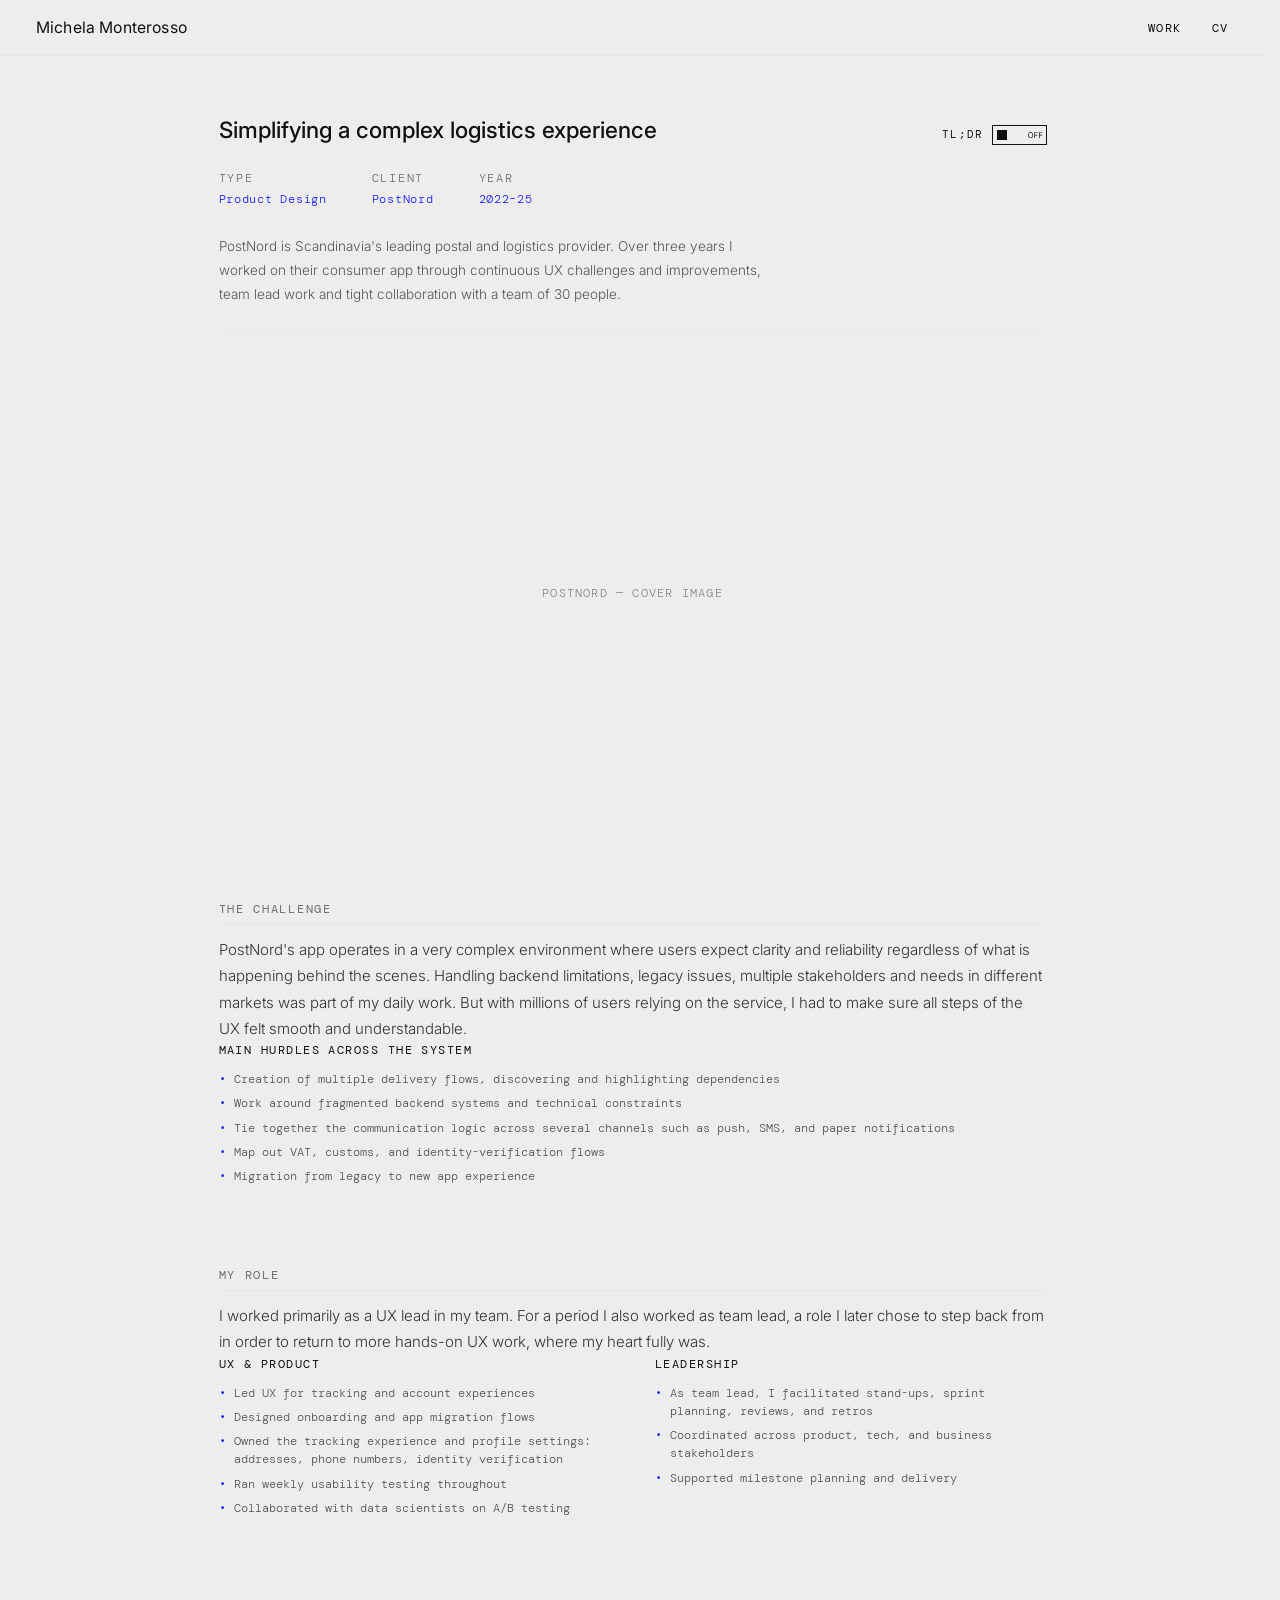
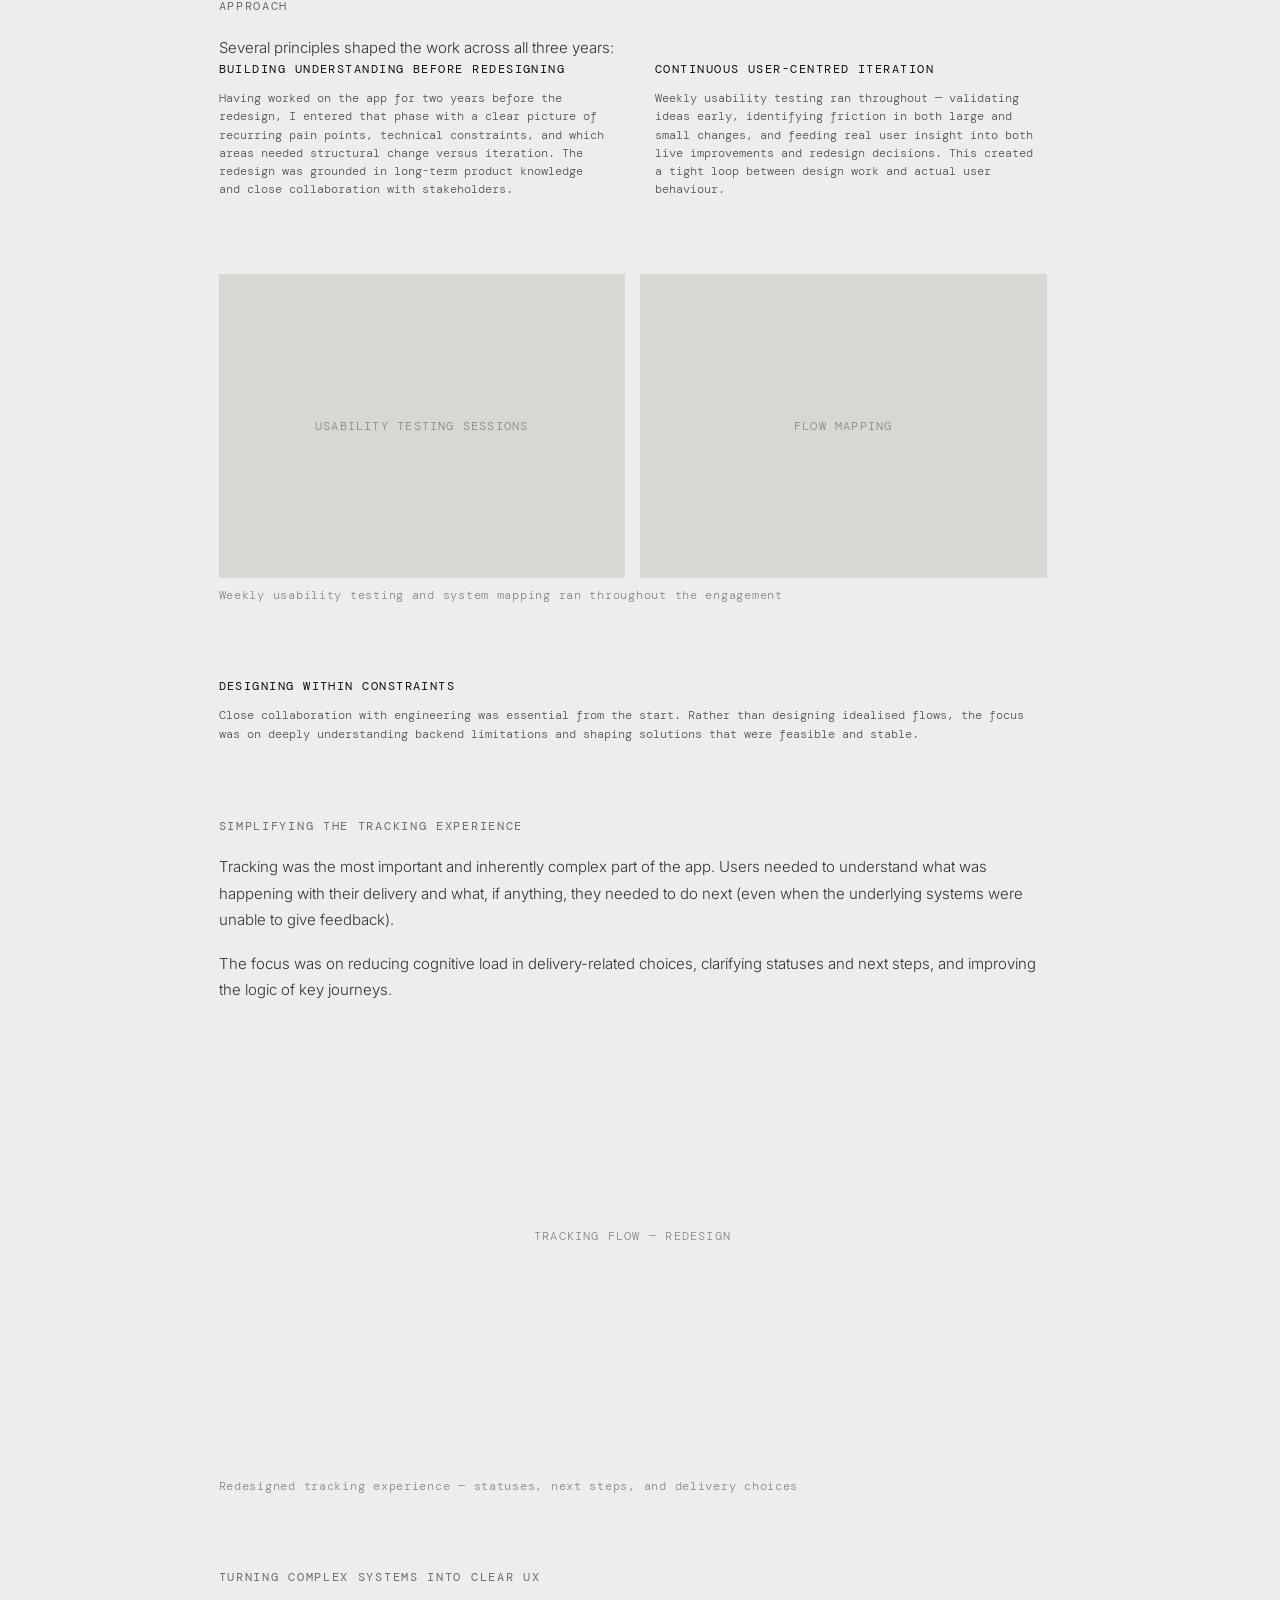
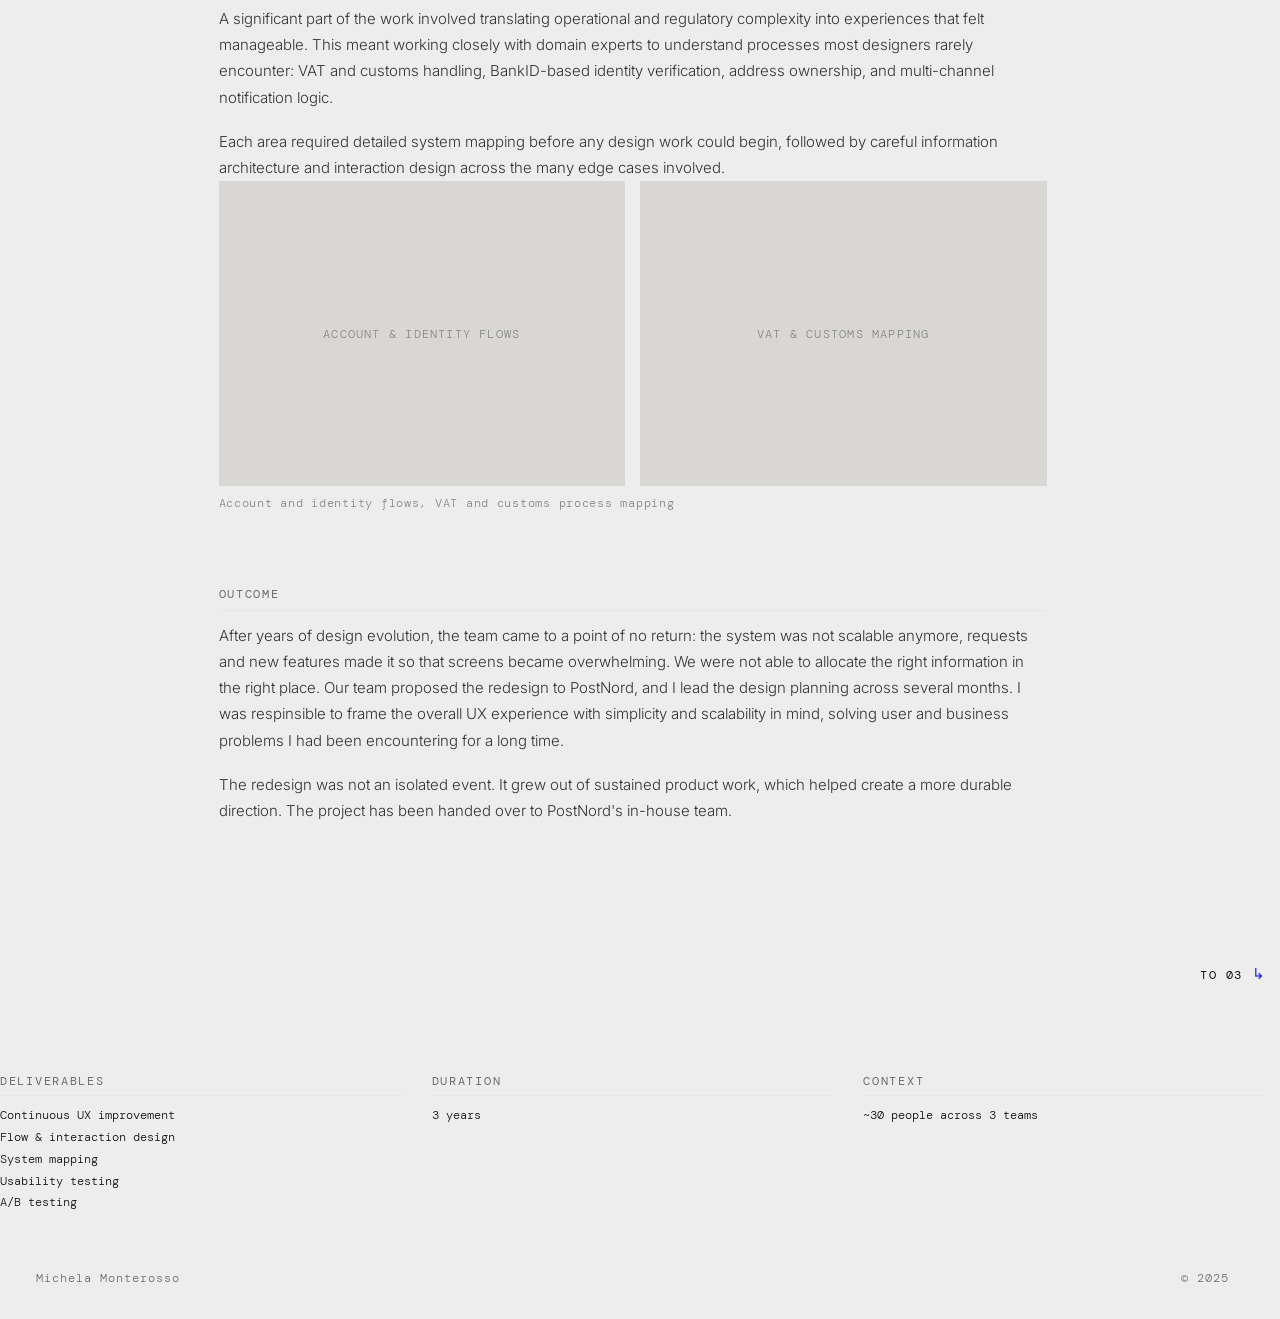
<file: project-postnord/index (3).html>
<!DOCTYPE html>
<html lang="en">
<head>
<meta charset="UTF-8">
<meta name="viewport" content="width=device-width, initial-scale=1.0">
<title>PostNord — Michela Monterosso</title>
<meta name="description" content="Simplifying a complex logistics experience — UX lead on app redesign and continuous optimisation at PostNord.">
<meta property="og:title" content="PostNord — Michela Monterosso">
<meta property="og:description" content="Simplifying a complex logistics experience — UX lead on app redesign and continuous optimisation at PostNord.">
<meta property="og:type" content="website">
<meta property="og:url" content="https://miche7a.github.io/michelamonterosso/project-postnord/">
<meta name="twitter:card" content="summary">
<meta name="twitter:title" content="PostNord — Michela Monterosso">
<meta name="twitter:description" content="Simplifying a complex logistics experience — UX lead on app redesign and continuous optimisation at PostNord.">
<link rel="stylesheet" href="../style.css">
</head>
<body>

<!-- ─── NAV ─── -->
<nav>
  <a class="nav-name" href="../index.html">Michela Monterosso</a>
  <div class="nav-links">
    <a class="nav-link" href="../index.html">Work</a>
    <a class="nav-link" href="../about.html">CV</a>
  </div>
</nav>

<div class="container">

  <!-- ─── PROJECT HEADER ─── -->
  <div class="project-header" id="project-header">

    <div class="project-header-top">
      <h1 class="project-title">Simplifying a complex logistics experience</h1>
      <div class="tldr-widget" id="tldr-toggle" onclick="toggleTldr()">
        <span class="tldr-label">TL;DR</span>
        <img class="tldr-toggle-img" id="tldr-img" alt="toggle">
      </div>
    </div>

    <div class="project-meta">
      <div>
        <div class="meta-label">Type</div>
        <div class="meta-value" id="meta-type">Product Design</div>
      </div>
      <div>
        <div class="meta-label">Client</div>
        <div class="meta-value" id="meta-client">PostNord</div>
      </div>
      <div>
        <div class="meta-label">Year</div>
        <div class="meta-value" id="meta-year">2022–2025</div>
      </div>
    </div>

    <!-- Full intro -->
    <div class="content-full">
      <p class="project-intro">
        PostNord is Scandinavia's leading postal and logistics provider. Over
        three years I worked on their consumer app through
        continuous UX challenges and improvements, team lead work and tight collaboration with a team of 30 people.
      </p>
    </div>

    <!-- TL;DR intro -->
    <div class="content-tldr">
      <p class="project-intro">
        Three years on the PostNord app: continuous improvement, then redesign:
        Making a technically complex logistics product feel simple and reliable
        over time.
      </p>
    </div>

  </div><!-- /project-header -->


  <!-- ══════════════════════════════════════
       FULL VERSION
       ══════════════════════════════════════ -->
  <div class="content-full">

  <!-- Cover image -->
  <div class="block">
    <div class="img-full placeholder" data-label="PostNord — cover image">
      <!-- <img src="../images/project-postnord/cover.jpg" alt="PostNord app"> -->
    </div>
  </div>

  
  <!-- The Challenge -->
  <div class="block">
    <div class="subheading">The Challenge</div>
    <p class="text-block">
      PostNord's app operates in a very complex environment where users expect
      clarity and reliability regardless of what is happening behind the scenes. Handling backend limitations, legacy issues, multiple stakeholders and needs in different markets was part of my daily work.
      But with millions of users relying on the service, I had to make sure all steps of the UX felt smooth and understandable.
    </p>
    <div class="col-2">
      <div>
        <p class="col-heading">Main hurdles across the system</p>
        <div class="col-body">
          <ul>
            <li>Creation of multiple delivery flows, discovering and highlighting dependencies</li>
            <li>Work around fragmented backend systems and technical constraints</li>
            <li>Tie together the communication logic across several channels such as push, SMS, and paper notifications</li>
            <li>Map out VAT, customs, and identity-verification flows</li>
            <li>Migration from legacy to new app experience</li>
          </ul>
        </div>
      </div>
    
      </div>
    </div>
  </div>

  <!-- My Role -->
  <div class="block">
    <div class="subheading">My Role</div>
    <p class="text-block">
      I worked primarily as a UX lead in my team. For a period
      I also worked as team lead, a role I later chose to step back from in order
      to return to more hands-on UX work, where my heart fully was.
    </p>
    <div class="col-2">
      <div>
        <p class="col-heading">UX &amp; Product</p>
        <div class="col-body">
          <ul>
          
            <li>Led UX for tracking and account experiences</li>
            <li>Designed onboarding and app migration flows</li>
            <li>Owned the tracking experience and profile settings: addresses, phone numbers, identity verification</li>
            
            <li>Ran weekly usability testing throughout</li>
            <li>Collaborated with data scientists on A/B testing</li>
          </ul>
        </div>
      </div>
      <div>
        <p class="col-heading">Leadership</p>
        <div class="col-body">
          <ul>
            
            <li>As team lead, I facilitated stand-ups, sprint planning, reviews, and retros</li>
            <li>Coordinated across product, tech, and business stakeholders</li>
            <li>Supported milestone planning and delivery</li>
          </ul>
        </div>
      </div>
    </div>
  </div>

  <!-- Approach -->
  <div class="block">
    <div class="subheading">Approach</div>
    <p class="text-block">
      Several principles shaped the work across all three years:
    </p>
    <div class="col-2">
      <div>
        <p class="col-heading">Building understanding before redesigning</p>
        <p class="col-body">
          Having worked on the app for two years before the redesign, I entered
          that phase with a clear picture of recurring pain points, technical
          constraints, and which areas needed structural change versus iteration.
          The redesign was grounded in long-term product knowledge and close collaboration with stakeholders.
      
        </p>
      </div>
      <div>
        <p class="col-heading">Continuous user-centred iteration</p>
        <p class="col-body">
          Weekly usability testing ran throughout — validating ideas early,
          identifying friction in both large and small changes, and feeding real
          user insight into both live improvements and redesign decisions. This
          created a tight loop between design work and actual user behaviour.
        </p>
      </div>
    </div>
  </div>

  <div class="block">
    <div class="img-grid-2">
      <div class="img-half placeholder" data-label="Usability testing sessions">
        <!-- <img src="../images/project-postnord/testing.jpg" alt="Testing"> -->
      </div>
      <div class="img-half placeholder" data-label="Flow mapping">
        <!-- <img src="../images/project-postnord/flows.jpg" alt="Flow mapping"> -->
      </div>
    </div>
    <p class="img-caption">Weekly usability testing and system mapping ran throughout the engagement</p>
  </div>

  <div class="block">
    <div class="col-2">
      <div>
        <p class="col-heading">Designing within constraints</p>
        <p class="col-body">
          Close collaboration with engineering was essential from the start.
          Rather than designing idealised flows, the focus was on deeply
          understanding backend limitations and shaping solutions that were
          feasible and stable.
        </p>
      </div>
      
    </div>
  </div>

  <!-- UX of tracking parcels -->
  <div class="block">
    <div class="subheading">Simplifying the tracking experience</div>
    <p class="text-block">
      Tracking was the most important and inherently complex part of the app.
      Users needed to understand what was happening with their delivery and what,
      if anything, they needed to do next (even when the underlying systems were
      unable to give feedback).
    </p>
    <p class="text-block">
      The focus was on reducing cognitive load in delivery-related choices,
      clarifying statuses and next steps, and improving the logic of key journeys.

    </p>
    <div class="img-full placeholder" data-label="Tracking flow — redesign">
      <!-- <img src="../images/project-postnord/tracking.jpg" alt="Tracking redesign"> -->
    </div>
    <p class="img-caption">Redesigned tracking experience — statuses, next steps, and delivery choices</p>
  </div>

  <!-- Complex systems -->
  <div class="block">
    <div class="subheading">Turning complex systems into clear UX</div>
    <p class="text-block">
      A significant part of the work involved translating operational and
      regulatory complexity into experiences that felt manageable. This meant
      working closely with domain experts to understand processes most designers
      rarely encounter: VAT and customs handling, BankID-based identity
      verification, address ownership, and multi-channel notification logic.
    </p>
    <p class="text-block">
      Each area required detailed system mapping before any design work could
      begin, followed by careful information architecture and interaction design
      across the many edge cases involved.
    </p>
    <div class="img-grid-2">
      <div class="img-half placeholder" data-label="Account &amp; identity flows">
        <!-- <img src="../images/project-postnord/account.jpg" alt="Account flows"> -->
      </div>
      <div class="img-half placeholder" data-label="VAT &amp; customs mapping">
        <!-- <img src="../images/project-postnord/customs.jpg" alt="Customs flow"> -->
      </div>
    </div>
    <p class="img-caption">Account and identity flows, VAT and customs process mapping</p>
  </div>

  <!-- Redesign -->
  <div class="block">
    <div class="subheading">Outcome</div>
    <p class="text-block">
      After years of design evolution, the team came to a point of no return: the system was not scalable anymore, requests and new features made it so that screens became overwhelming. We were not able to allocate the right information in the right place.
      Our team proposed the redesign to PostNord, and I lead the design planning across several months. I was respinsible to frame the overall UX experience with simplicity and scalability in mind, solving user and business problems I had been encountering for a long time.
    
    </p>
    <p class="text-block">
      The redesign was not an isolated event. It grew out of sustained product
      work, which helped create a more durable direction. The project has been handed over to PostNord's in-house team.
    </p>
  </div>

  </div><!-- /content-full -->


  <!-- ══════════════════════════════════════
       TL;DR VERSION
       ══════════════════════════════════════ -->
  <div class="content-tldr">

    <div class="block block--flush">
      <div class="tldr-col-group">
        <div>
          <p class="tldr-col-heading">What I did</p>
          <p class="tldr-col-body">Senior UX designer and team lead over 3 years — continuous app improvement, tracking and account flows, identity and customs UX, weekly usability testing, and A/B experimentation alongside a larger redesign.</p>
        </div>
        <div>
          <p class="tldr-col-heading">The challenge</p>
          <p class="tldr-col-body">A fragmented logistics system with high user expectations — improving the live product continuously while defining a better long-term experience, across technically constrained and operationally complex territory.</p>
        </div>
        <div>
          <p class="tldr-col-heading">The outcome</p>
          <p class="tldr-col-body">A clearer, more usable app. Better tracking and account flows. A redesign grounded in real product knowledge. Continuous usability testing embedded as a core practice — handed off to PostNord's new in-house team.</p>
        </div>
      </div>
    </div>

  </div><!-- /content-tldr -->

  <!-- ─── NEXT PROJECT NAV ─── -->
  <div class="project-nav">
    <a class="proj-nav-link" href="../project-03/index.html">
      <span class="proj-nav-label">To 03</span>
      <span class="proj-nav-arrow">↳</span>
    </a>
  </div>

  <!-- ─── APPENDIX: CREDITS ─── -->
  <div class="credits-appendix">
    <div class="credits">
      <div>
        <div class="credit-label">Deliverables</div>
        <div class="credit-value">
          Continuous UX improvement<br>
          Flow &amp; interaction design<br>
          System mapping<br>
          Usability testing<br>
          A/B testing
        </div>
      </div>
      <div>
        <div class="credit-label">Duration</div>
        <div class="credit-value">
          3 years
        </div>
      </div>
      <div>
        <div class="credit-label">Context</div>
        <div class="credit-value">
          ~30 people across 3 teams<br>
        </div>
      </div>
    </div>
  </div>

</div><!-- /container -->

<footer>
  <span class="footer-text">Michela Monterosso</span>
  <div id="footer-creature-stage"></div>
  <span class="footer-text">© 2025</span>
</footer>

<script src="../projects.js"></script>
<script src="../script.js"></script>
<script>injectProjectMeta("project-postnord");</script>

</body>
</html>
</file>
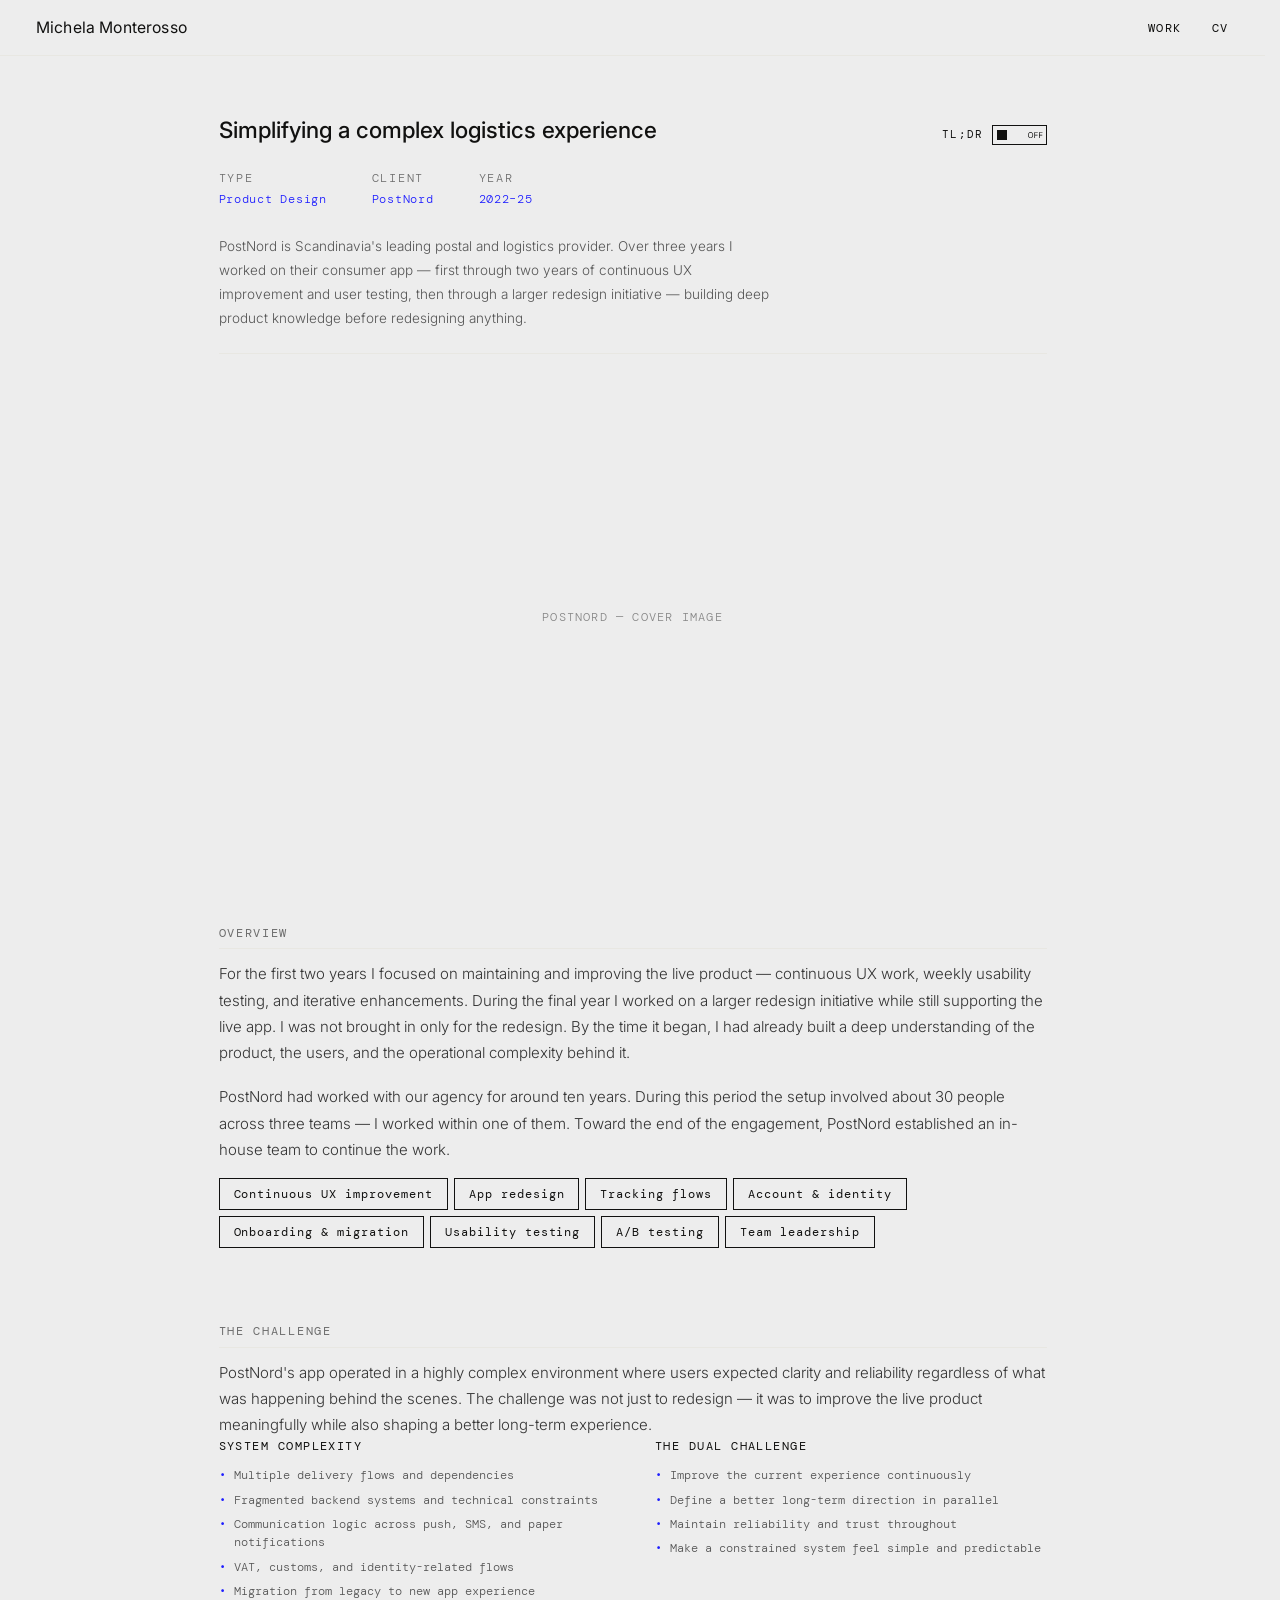
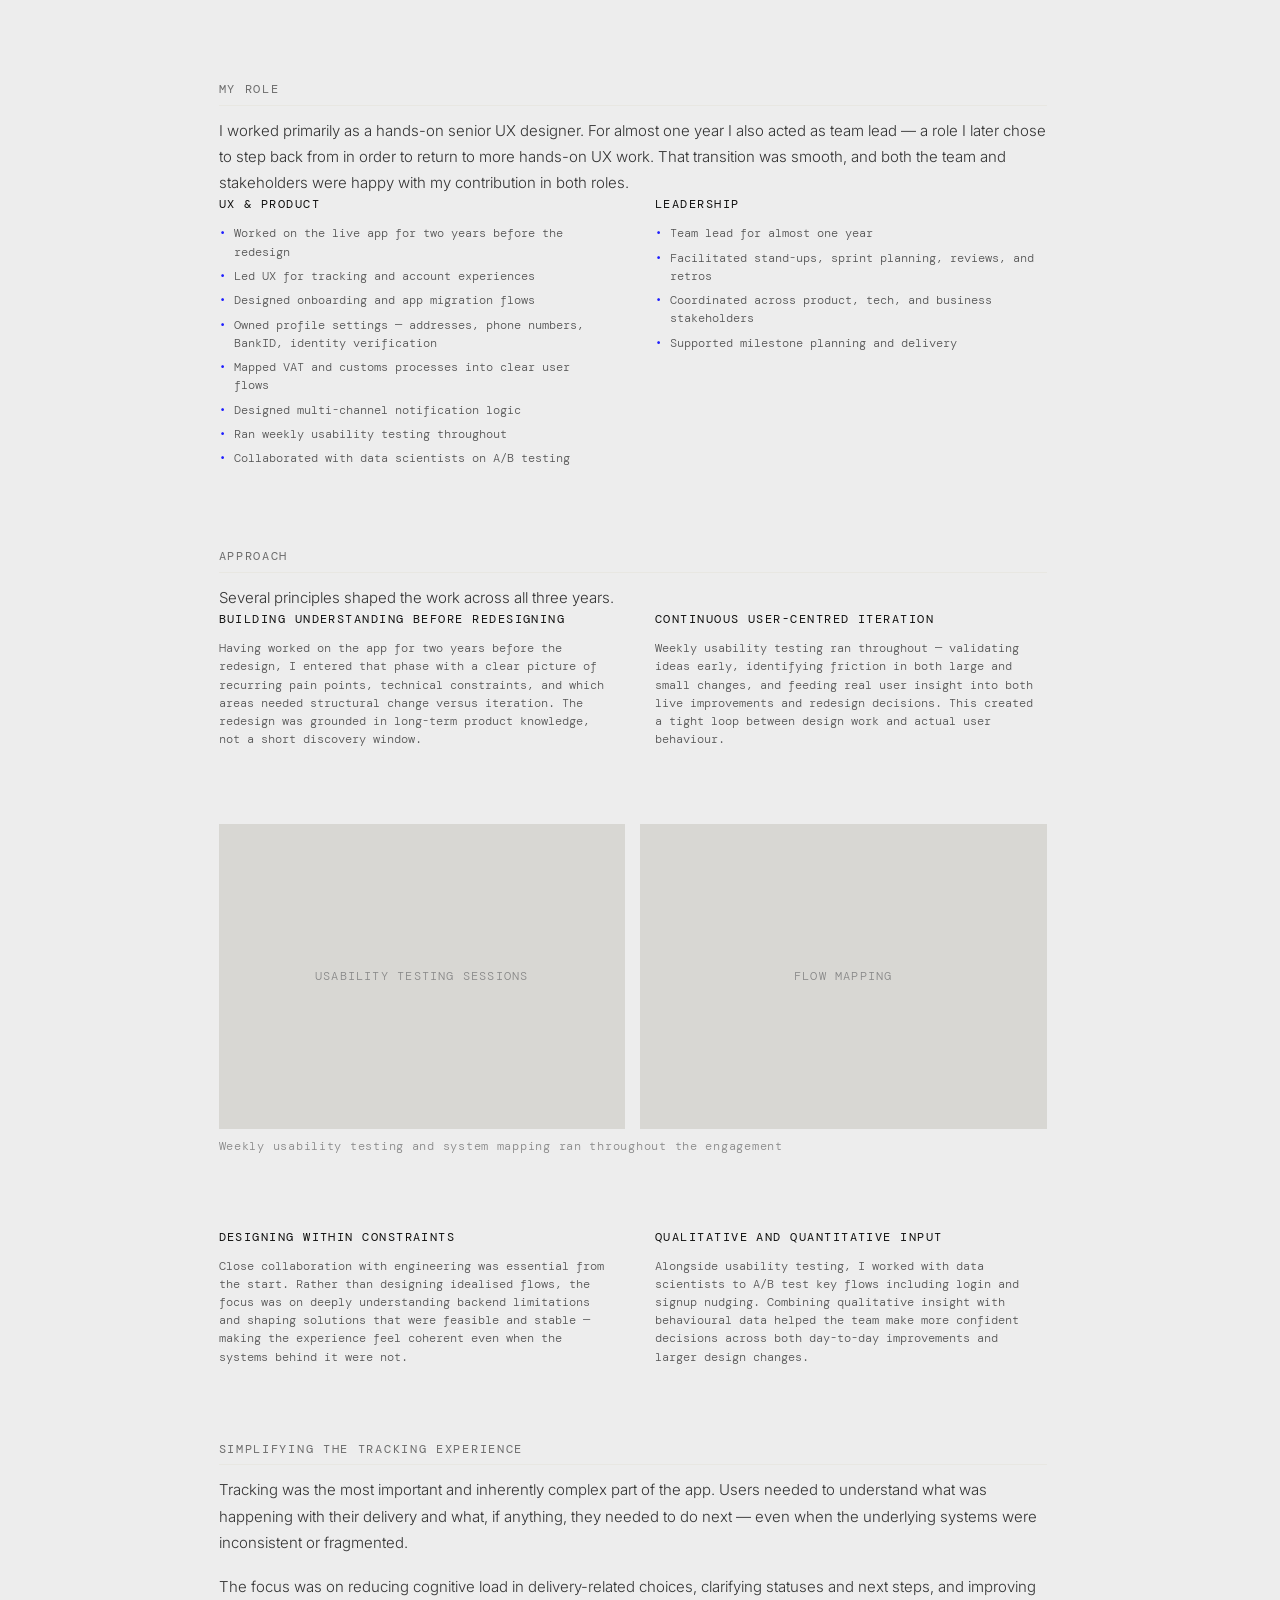
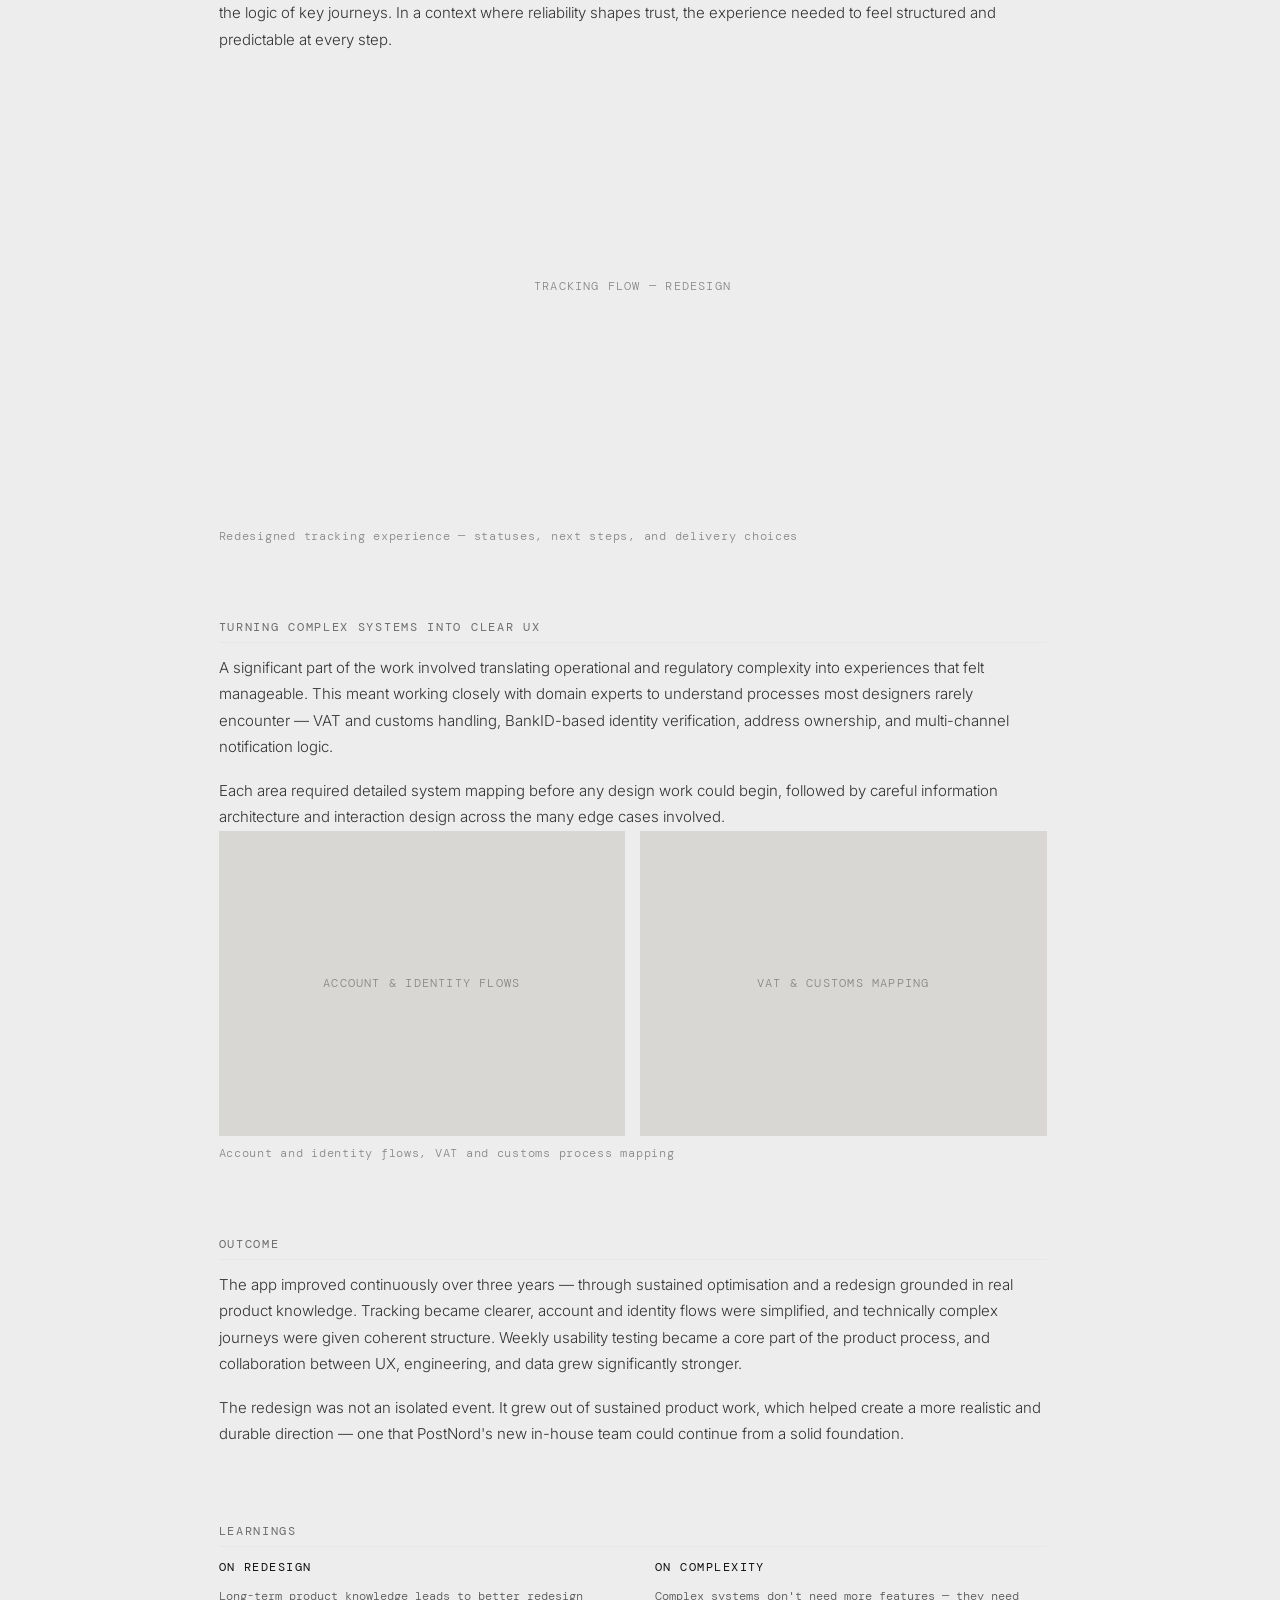
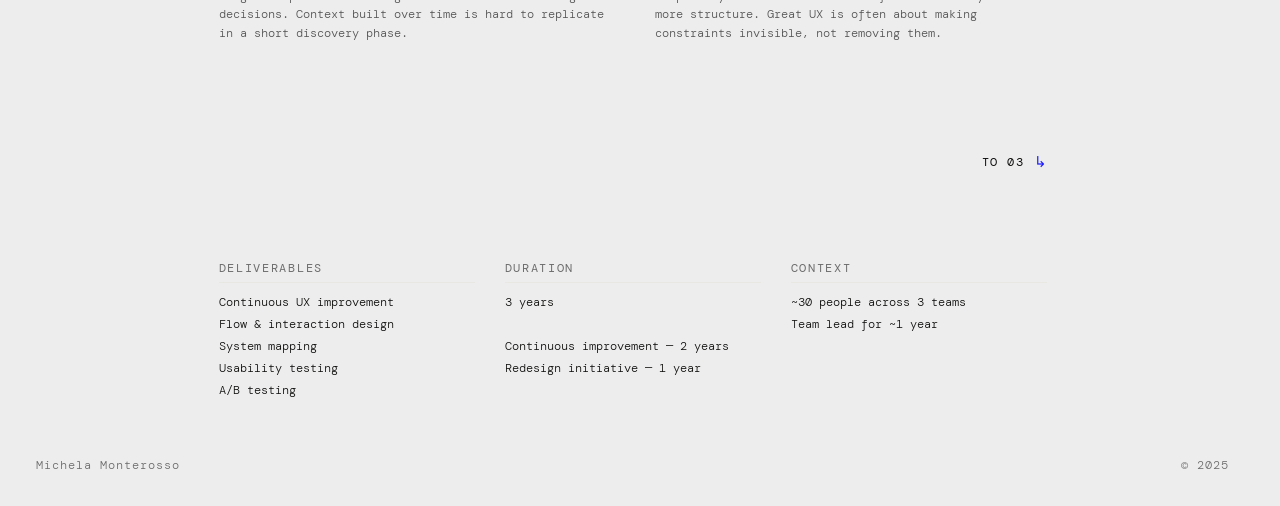
<file: project-postnord/index(old).html>
<!DOCTYPE html>
<html lang="en">
<head>
<meta charset="UTF-8">
<meta name="viewport" content="width=device-width, initial-scale=1.0">
<title>PostNord — Michela Monterosso</title>
<meta name="description" content="Simplifying a complex logistics experience — UX lead on app redesign and continuous optimisation at PostNord.">
<meta property="og:title" content="PostNord — Michela Monterosso">
<meta property="og:description" content="Simplifying a complex logistics experience — UX lead on app redesign and continuous optimisation at PostNord.">
<meta property="og:type" content="website">
<meta property="og:url" content="https://miche7a.github.io/michelamonterosso/project-postnord/">
<meta name="twitter:card" content="summary">
<meta name="twitter:title" content="PostNord — Michela Monterosso">
<meta name="twitter:description" content="Simplifying a complex logistics experience — UX lead on app redesign and continuous optimisation at PostNord.">
<link rel="stylesheet" href="../style.css">
</head>
<body>

<!-- ─── NAV ─── -->
<nav>
  <a class="nav-name" href="../index.html">Michela Monterosso</a>
  <div class="nav-links">
    <a class="nav-link" href="../index.html">Work</a>
    <a class="nav-link" href="../about.html">CV</a>
  </div>
</nav>

<div class="container">

  <!-- ─── PROJECT HEADER ─── -->
  <div class="project-header" id="project-header">

    <div class="project-header-top">
      <h1 class="project-title">Simplifying a complex logistics experience</h1>
      <div class="tldr-widget" id="tldr-toggle" onclick="toggleTldr()">
        <span class="tldr-label">TL;DR</span>
        <img class="tldr-toggle-img" id="tldr-img" alt="toggle">
      </div>
    </div>

    <div class="project-meta">
      <div>
        <div class="meta-label">Type</div>
        <div class="meta-value" id="meta-type">Product Design</div>
      </div>
      <div>
        <div class="meta-label">Client</div>
        <div class="meta-value" id="meta-client">PostNord</div>
      </div>
      <div>
        <div class="meta-label">Year</div>
        <div class="meta-value" id="meta-year">2022–2025</div>
      </div>
    </div>

    <!-- Full intro -->
    <div class="content-full">
      <p class="project-intro">
        PostNord is Scandinavia's leading postal and logistics provider. Over
        three years I worked on their consumer app — first through two years of
        continuous UX improvement and user testing, then through a larger redesign
        initiative — building deep product knowledge before redesigning anything.
      </p>
    </div>

    <!-- TL;DR intro -->
    <div class="content-tldr">
      <p class="project-intro">
        Three years on the PostNord app — continuous improvement, then redesign —
        making a technically complex logistics product feel simple and reliable
        over time.
      </p>
    </div>

  </div><!-- /project-header -->


  <!-- ══════════════════════════════════════
       FULL VERSION
       ══════════════════════════════════════ -->
  <div class="content-full">

  <!-- Cover image -->
  <div class="block">
    <div class="img-full placeholder" data-label="PostNord — cover image">
      <!-- <img src="../images/project-postnord/cover.jpg" alt="PostNord app"> -->
    </div>
  </div>

  <!-- Overview -->
  <div class="block">
    <div class="subheading">Overview</div>
    <p class="text-block">
      For the first two years I focused on maintaining and improving the live
      product — continuous UX work, weekly usability testing, and iterative
      enhancements. During the final year I worked on a larger redesign initiative
      while still supporting the live app. I was not brought in only for the
      redesign. By the time it began, I had already built a deep understanding
      of the product, the users, and the operational complexity behind it.
    </p>
    <p class="text-block">
      PostNord had worked with our agency for around ten years. During this
      period the setup involved about 30 people across three teams — I worked
      within one of them. Toward the end of the engagement, PostNord established
      an in-house team to continue the work.
    </p>
    <div class="chips">
      <span class="chip">Continuous UX improvement</span>
      <span class="chip">App redesign</span>
      <span class="chip">Tracking flows</span>
      <span class="chip">Account &amp; identity</span>
      <span class="chip">Onboarding &amp; migration</span>
      <span class="chip">Usability testing</span>
      <span class="chip">A/B testing</span>
      <span class="chip">Team leadership</span>
    </div>
  </div>

  <!-- The Challenge -->
  <div class="block">
    <div class="subheading">The Challenge</div>
    <p class="text-block">
      PostNord's app operated in a highly complex environment where users expected
      clarity and reliability regardless of what was happening behind the scenes.
      The challenge was not just to redesign — it was to improve the live product
      meaningfully while also shaping a better long-term experience.
    </p>
    <div class="col-2">
      <div>
        <p class="col-heading">System complexity</p>
        <div class="col-body">
          <ul>
            <li>Multiple delivery flows and dependencies</li>
            <li>Fragmented backend systems and technical constraints</li>
            <li>Communication logic across push, SMS, and paper notifications</li>
            <li>VAT, customs, and identity-related flows</li>
            <li>Migration from legacy to new app experience</li>
          </ul>
        </div>
      </div>
      <div>
        <p class="col-heading">The dual challenge</p>
        <div class="col-body">
          <ul>
            <li>Improve the current experience continuously</li>
            <li>Define a better long-term direction in parallel</li>
            <li>Maintain reliability and trust throughout</li>
            <li>Make a constrained system feel simple and predictable</li>
          </ul>
        </div>
      </div>
    </div>
  </div>

  <!-- My Role -->
  <div class="block">
    <div class="subheading">My Role</div>
    <p class="text-block">
      I worked primarily as a hands-on senior UX designer. For almost one year
      I also acted as team lead — a role I later chose to step back from in order
      to return to more hands-on UX work. That transition was smooth, and both
      the team and stakeholders were happy with my contribution in both roles.
    </p>
    <div class="col-2">
      <div>
        <p class="col-heading">UX &amp; Product</p>
        <div class="col-body">
          <ul>
            <li>Worked on the live app for two years before the redesign</li>
            <li>Led UX for tracking and account experiences</li>
            <li>Designed onboarding and app migration flows</li>
            <li>Owned profile settings — addresses, phone numbers, BankID, identity verification</li>
            <li>Mapped VAT and customs processes into clear user flows</li>
            <li>Designed multi-channel notification logic</li>
            <li>Ran weekly usability testing throughout</li>
            <li>Collaborated with data scientists on A/B testing</li>
          </ul>
        </div>
      </div>
      <div>
        <p class="col-heading">Leadership</p>
        <div class="col-body">
          <ul>
            <li>Team lead for almost one year</li>
            <li>Facilitated stand-ups, sprint planning, reviews, and retros</li>
            <li>Coordinated across product, tech, and business stakeholders</li>
            <li>Supported milestone planning and delivery</li>
          </ul>
        </div>
      </div>
    </div>
  </div>

  <!-- Approach -->
  <div class="block">
    <div class="subheading">Approach</div>
    <p class="text-block">
      Several principles shaped the work across all three years.
    </p>
    <div class="col-2">
      <div>
        <p class="col-heading">Building understanding before redesigning</p>
        <p class="col-body">
          Having worked on the app for two years before the redesign, I entered
          that phase with a clear picture of recurring pain points, technical
          constraints, and which areas needed structural change versus iteration.
          The redesign was grounded in long-term product knowledge, not a short
          discovery window.
        </p>
      </div>
      <div>
        <p class="col-heading">Continuous user-centred iteration</p>
        <p class="col-body">
          Weekly usability testing ran throughout — validating ideas early,
          identifying friction in both large and small changes, and feeding real
          user insight into both live improvements and redesign decisions. This
          created a tight loop between design work and actual user behaviour.
        </p>
      </div>
    </div>
  </div>

  <div class="block">
    <div class="img-grid-2">
      <div class="img-half placeholder" data-label="Usability testing sessions">
        <!-- <img src="../images/project-postnord/testing.jpg" alt="Testing"> -->
      </div>
      <div class="img-half placeholder" data-label="Flow mapping">
        <!-- <img src="../images/project-postnord/flows.jpg" alt="Flow mapping"> -->
      </div>
    </div>
    <p class="img-caption">Weekly usability testing and system mapping ran throughout the engagement</p>
  </div>

  <div class="block">
    <div class="col-2">
      <div>
        <p class="col-heading">Designing within constraints</p>
        <p class="col-body">
          Close collaboration with engineering was essential from the start.
          Rather than designing idealised flows, the focus was on deeply
          understanding backend limitations and shaping solutions that were
          feasible and stable — making the experience feel coherent even when
          the systems behind it were not.
        </p>
      </div>
      <div>
        <p class="col-heading">Qualitative and quantitative input</p>
        <p class="col-body">
          Alongside usability testing, I worked with data scientists to A/B test
          key flows including login and signup nudging. Combining qualitative
          insight with behavioural data helped the team make more confident
          decisions across both day-to-day improvements and larger design changes.
        </p>
      </div>
    </div>
  </div>

  <!-- Tracking -->
  <div class="block">
    <div class="subheading">Simplifying the tracking experience</div>
    <p class="text-block">
      Tracking was the most important and inherently complex part of the app.
      Users needed to understand what was happening with their delivery and what,
      if anything, they needed to do next — even when the underlying systems were
      inconsistent or fragmented.
    </p>
    <p class="text-block">
      The focus was on reducing cognitive load in delivery-related choices,
      clarifying statuses and next steps, and improving the logic of key journeys.
      In a context where reliability shapes trust, the experience needed to feel
      structured and predictable at every step.
    </p>
    <div class="img-full placeholder" data-label="Tracking flow — redesign">
      <!-- <img src="../images/project-postnord/tracking.jpg" alt="Tracking redesign"> -->
    </div>
    <p class="img-caption">Redesigned tracking experience — statuses, next steps, and delivery choices</p>
  </div>

  <!-- Complex systems -->
  <div class="block">
    <div class="subheading">Turning complex systems into clear UX</div>
    <p class="text-block">
      A significant part of the work involved translating operational and
      regulatory complexity into experiences that felt manageable. This meant
      working closely with domain experts to understand processes most designers
      rarely encounter — VAT and customs handling, BankID-based identity
      verification, address ownership, and multi-channel notification logic.
    </p>
    <p class="text-block">
      Each area required detailed system mapping before any design work could
      begin, followed by careful information architecture and interaction design
      across the many edge cases involved.
    </p>
    <div class="img-grid-2">
      <div class="img-half placeholder" data-label="Account &amp; identity flows">
        <!-- <img src="../images/project-postnord/account.jpg" alt="Account flows"> -->
      </div>
      <div class="img-half placeholder" data-label="VAT &amp; customs mapping">
        <!-- <img src="../images/project-postnord/customs.jpg" alt="Customs flow"> -->
      </div>
    </div>
    <p class="img-caption">Account and identity flows, VAT and customs process mapping</p>
  </div>

  <!-- Outcome -->
  <div class="block">
    <div class="subheading">Outcome</div>
    <p class="text-block">
      The app improved continuously over three years — through sustained
      optimisation and a redesign grounded in real product knowledge. Tracking
      became clearer, account and identity flows were simplified, and technically
      complex journeys were given coherent structure. Weekly usability testing
      became a core part of the product process, and collaboration between UX,
      engineering, and data grew significantly stronger.
    </p>
    <p class="text-block">
      The redesign was not an isolated event. It grew out of sustained product
      work, which helped create a more realistic and durable direction — one
      that PostNord's new in-house team could continue from a solid foundation.
    </p>
  </div>

  <!-- Learnings -->
  <div class="block">
    <div class="subheading">Learnings</div>
    <div class="col-2">
      <div>
        <p class="col-heading">On redesign</p>
        <p class="col-body">Long-term product knowledge leads to better redesign decisions. Context built over time is hard to replicate in a short discovery phase.</p>
      </div>
      <div>
        <p class="col-heading">On complexity</p>
        <p class="col-body">Complex systems don't need more features — they need more structure. Great UX is often about making constraints invisible, not removing them.</p>
      </div>
    </div>
  </div>

  </div><!-- /content-full -->


  <!-- ══════════════════════════════════════
       TL;DR VERSION
       ══════════════════════════════════════ -->
  <div class="content-tldr">

    <div class="block block--flush">
      <div class="tldr-col-group">
        <div>
          <p class="tldr-col-heading">What I did</p>
          <p class="tldr-col-body">Senior UX designer and team lead over 3 years — continuous app improvement, tracking and account flows, identity and customs UX, weekly usability testing, and A/B experimentation alongside a larger redesign.</p>
        </div>
        <div>
          <p class="tldr-col-heading">The challenge</p>
          <p class="tldr-col-body">A fragmented logistics system with high user expectations — improving the live product continuously while defining a better long-term experience, across technically constrained and operationally complex territory.</p>
        </div>
        <div>
          <p class="tldr-col-heading">The outcome</p>
          <p class="tldr-col-body">A clearer, more usable app. Better tracking and account flows. A redesign grounded in real product knowledge. Continuous usability testing embedded as a core practice — handed off to PostNord's new in-house team.</p>
        </div>
      </div>
    </div>

  </div><!-- /content-tldr -->

  <!-- ─── NEXT PROJECT NAV ─── -->
  <div class="project-nav">
    <a class="proj-nav-link" href="../project-03/index.html">
      <span class="proj-nav-label">To 03</span>
      <span class="proj-nav-arrow">↳</span>
    </a>
  </div>

  <!-- ─── APPENDIX: CREDITS ─── -->
  <div class="credits-appendix">
    <div class="credits">
      <div>
        <div class="credit-label">Deliverables</div>
        <div class="credit-value">
          Continuous UX improvement<br>
          Flow &amp; interaction design<br>
          System mapping<br>
          Usability testing<br>
          A/B testing
        </div>
      </div>
      <div>
        <div class="credit-label">Duration</div>
        <div class="credit-value">
          3 years<br><br>
          Continuous improvement — 2 years<br>
          Redesign initiative — 1 year
        </div>
      </div>
      <div>
        <div class="credit-label">Context</div>
        <div class="credit-value">
          ~30 people across 3 teams<br>
          Team lead for ~1 year
        </div>
      </div>
    </div>
  </div>

</div><!-- /container -->

<footer>
  <span class="footer-text">Michela Monterosso</span>
  <div id="footer-creature-stage"></div>
  <span class="footer-text">© 2025</span>
</footer>

<script src="../projects.js"></script>
<script src="../script.js"></script>
<script>injectProjectMeta("project-postnord");</script>

</body>
</html>
</file>
<file: style.css>
@import url('https://fonts.googleapis.com/css2?family=Inter:wght@300;400;500&family=DM+Mono:wght@300;400;500&display=swap');

/* Keep about-blocks and about-bottom padded and aligned */
.about-content {
  max-width: var(--container-w);
  margin-left: auto;
  margin-right: auto;
  padding: 0 var(--page-px);
}

@media (min-width: 900px) {
  .tldr-col-body {
    font-size: 0.82rem;
  }
}

/* ━━━━━━━━━━━━━━━━━━━━━━━━━━━━━━━━━━━━━━━━━━━━━━━
   DESIGN TOKENS — change here, updates everywhere
   ━━━━━━━━━━━━━━━━━━━━━━━━━━━━━━━━━━━━━━━━━━━━━━━ */
:root {
  /* Colours */
  --bg:          #EDEDED;
  --ink:         #111110;
  --mid:         #1e1eff;
  --faint:       #e8e7e2;
  --muted:       #6D6D6D;
  --subtle:      #888888;
  --dim:         #555555;
  --soft:        #333333;
  --placeholder: #d8d7d3;

  /* Typography */
  --serif: 'Inter', sans-serif;
  --mono:  'DM Mono', 'Courier New', monospace;

  /* Font sizes */
  --text-xs:   0.60rem;
  --text-sm:   0.81rem;
  --text-tag:  0.70rem;
  --text-meta: 0.81rem;
  --text-base: 0.90rem;
  --text-md:   1.00rem;
  --text-lg:   1.05rem;
  --text-xl:   1.50rem;
  --text-2xl:  2.40rem;

  /* Letter spacing */
  --tracking-tight:   0.01em;
  --tracking-normal:  0.06em;
  --tracking-wide:    0.10em;
  --tracking-wider:   0.13em;
  --tracking-widest:  0.15em;
  --tracking-label:   0.14em;

  /* Line heights */
  --leading-tight:    1.2;
  --leading-snug:     1.4;
  --leading-normal:   1.75;
  --leading-relaxed:  1.8;
  --leading-loose:    1.85;

  /* Borders */
  --divider:       1px solid var(--faint);
  --border-strong: 1px solid var(--ink);
  --radius:        0;

  /* Layout */
  --nav-h:         56px;
  --container-w:   900px;
  --container-align: center;
  --page-px:       2.4rem;
  --content-max-w: 900px;
  --intro-max-w:   560px;

  /* Z-index */
  --z-base:    0;
  --z-raised:  1;
  --z-nav:     100;
  --z-overlay: 9999;

  /* Transitions */
  --transition-fast:   0.18s ease;
  --transition-normal: 0.25s ease;
  --transition-slow:   0.35s ease;

  /* Page spacing */
  --page-top:    4rem;
  --page-bottom: 4rem;
  --block-gap:   5rem;
  --block-gap-sm: 2rem;

  /* Section header */
  --section-header-top:    4rem;
  --section-header-bottom: 1.5rem;
  --section-header-gap:    2rem;

  /* Text rhythm */
  --text-gap-xs:  0.3rem;
  --text-gap-sm:  0.8rem;
  --text-gap-md:  1.2rem;
  --text-gap-lg:  1.5rem;

  /* Spacing */
  --space-xs:    0.4rem;
  --space-sm:    0.8rem;
  --space-md:    1.5rem;
  --space-lg:    2.4rem;
  --space-xl:    4rem;
  --space-about: 1.1rem;

  /* Index table */
  --row-padding-y: 1.25rem;
  --row-hover-shadow:
    inset 2px 2px 0px rgba(255,255,255,0.55),
    inset -2px -2px 0px rgba(17,17,16,0.18),
    inset 1px 1px 0px rgba(255,255,255,0.25),
    inset -1px -1px 0px rgba(17,17,16,0.10);

  /* Chips */
  --chip-gap:   0.4rem;
  --chip-above: 1rem;
  --chip-below: 2.5rem;
  --chip-px:    14px;
  --chip-py:    7px;

  /* Columns */
  --col-2-gap: 3rem;
  --col-3-gap: 2rem;

  /* Images */
  --img-gap:      0.6rem;
  --img-grid-gap: 1rem;
  --caption-gap:  2rem;

  /* Credits */
  --credits-top:       2rem;
  --credits-py:        1.5rem;
  --credits-gap:       2rem;
  --credits-label-gap: 0.6rem;

  /* Project nav */
  --proj-nav-gap: 0.6rem;
  --proj-nav-py:  2.5rem;
  --proj-nav-mt:  2rem;

  /* TL;DR Toggle */
  --tldr-toggle-w:  55px;
  --tldr-toggle-h:  20px;
  --tldr-label-gap: 8px;

  /* TL;DR Content */
  --tldr-col-gap:        2rem;
  --tldr-heading-size:   var(--text-sm);
  --tldr-heading-weight: 400;
  --tldr-heading-color:  var(--ink);
  --tldr-heading-gap:    var(--text-gap-sm);
  --tldr-body-size:      0.80rem;
  --tldr-body-weight:    300;
  --tldr-body-color:     var(--dim);
  --tldr-body-leading:   1.75;

  /* ASCII Loader */
  --loader-bg:         var(--bg);
  --loader-text:       var(--ink);
  --loader-font-size:  0.75rem;
  --loader-tracking:   0.12em;
  --loader-duration:   700ms;
}

/* ━━━━━━━━━━━━━━━━━━━━━━━━━━━━━━━━━━━━━━━━━━━━━━━
   RESET
   ━━━━━━━━━━━━━━━━━━━━━━━━━━━━━━━━━━━━━━━━━━━━━━━ */
*, *::before, *::after { box-sizing: border-box; margin: 0; padding: 0; }

html {
  font-size: 15px;
  scroll-behavior: smooth;
  overflow-y: scroll;
  scrollbar-gutter: stable;
}

body {
  background: var(--bg);
  color: var(--ink);
  font-family: var(--mono);
  font-weight: 300;
  -webkit-font-smoothing: antialiased;
  min-height: 100vh;
  display: flex;
  flex-direction: column;
}

:focus-visible { outline: 2px solid var(--mid); outline-offset: 3px; }
::selection    { background: var(--mid); color: var(--bg); }

/* ━━━━━━━━━━━━━━━━━━━━━━━━━━━━━━━━━━━━━━━━━━━━━━━
   NAV
   ━━━━━━━━━━━━━━━━━━━━━━━━━━━━━━━━━━━━━━━━━━━━━━━ */
nav {
  position: sticky; top: 0; z-index: var(--z-nav);
  background: var(--bg); height: var(--nav-h);
  display: flex; align-items: center; justify-content: space-between;
  padding: 0 var(--page-px); border-bottom: var(--divider);
}
.nav-name {
  font-family: var(--serif); font-size: var(--text-lg); font-weight: 400;
  letter-spacing: var(--tracking-tight); color: var(--ink);
  text-decoration: none; cursor: pointer; user-select: none;
  border: none; background: none; padding: 0;
}
.nav-links { display: flex; gap: 2rem; align-items: center; }
.nav-link {
  font-size: var(--text-sm); font-family: var(--mono); font-weight: 400;
  letter-spacing: var(--tracking-wider); text-transform: uppercase;
  color: var(--ink); text-decoration: none; cursor: pointer;
  background: none; border: none; padding: 0;
  transition: color var(--transition-fast);
}
.nav-link:hover { text-decoration: underline; text-underline-offset: 3px; }
.nav-link.active { color: var(--mid); }

/* ━━━━━━━━━━━━━━━━━━━━━━━━━━━━━━━━━━━━━━━━━━━━━━━
   CONTAINER
   ━━━━━━━━━━━━━━━━━━━━━━━━━━━━━━━━━━━━━━━━━━━━━━━ */
.container {
  max-width: var(--container-w);
  margin-left: auto;
  margin-right: auto;
  padding: 0 var(--page-px);
  flex: 1;
  width: 100%;
}

/* ━━━━━━━━━━━━━━━━━━━━━━━━━━━━━━━━━━━━━━━━━━━━━━━
   LAYOUT VARIANTS
   ━━━━━━━━━━━━━━━━━━━━━━━━━━━━━━━━━━━━━━━━━━━━━━━ */
.layout-left .container { margin-left: 0; margin-right: 0; }
.layout-left .intro      { max-width: 100%; }
.layout-left .text-block { max-width: 100%; }
.layout-left .project-intro { max-width: 100%; }

/* ━━━━━━━━━━━━━━━━━━━━━━━━━━━━━━━━━━━━━━━━━━━━━━━
   FOOTER
   ━━━━━━━━━━━━━━━━━━━━━━━━━━━━━━━━━━━━━━━━━━━━━━━ */
footer {
  margin-top: auto; padding: 1.4rem var(--page-px);
  display: flex; align-items: center; justify-content: space-between;
}
.footer-text {
  font-size: var(--text-sm); letter-spacing: 0.08em;
  color: var(--muted); white-space: nowrap; flex-shrink: 0;
}
#footer-creature-stage {
  flex: 1; min-width: 0; overflow: hidden;
  position: relative; height: 40px; margin: 0 1rem;
}
#footer-creature-stage canvas {
  position: absolute; top: 0; left: 0;
  image-rendering: pixelated; pointer-events: none;
}

/* ━━━━━━━━━━━━━━━━━━━━━━━━━━━━━━━━━━━━━━━━━━━━━━━
   HOMEPAGE — PAGE SYSTEM
   ━━━━━━━━━━━━━━━━━━━━━━━━━━━━━━━━━━━━━━━━━━━━━━━ */
.page        { display: none; }
.page.active { display: flex; flex-direction: column; min-height: 100vh; }

/* ━━━━━━━━━━━━━━━━━━━━━━━━━━━━━━━━━━━━━━━━━━━━━━━
   HOMEPAGE — INTRO
   ━━━━━━━━━━━━━━━━━━━━━━━━━━━━━━━━━━━━━━━━━━━━━━━ */
.intro {
  padding: var(--page-top) 0 1.2rem; max-width: 100%;
}
.intro-eyebrow {
  font-size: var(--text-sm); letter-spacing: var(--tracking-widest);
  text-transform: uppercase; color: var(--mid); margin-bottom: 1.2rem;
}
.intro-body { font-family: var(--serif); font-size: 1.50rem; font-weight: 500; }
.intro-body em { font-style: italic; color: var(--mid); }

/* ━━━━━━━━━━━━━━━━━━━━━━━━━━━━━━━━━━━━━━━━━━━━━━━
   HOMEPAGE — INDEX TABLE
   ━━━━━━━━━━━━━━━━━━━━━━━━━━━━━━━━━━━━━━━━━━━━━━━ */
.index-section        { padding-bottom: 0; }
.index-row:last-child { border-bottom: none; }
.index-head {
  display: grid; grid-template-columns: 2.2rem 1fr 8rem 8rem 5rem;
  gap: 0 1.6rem; padding: 0.55rem 0; border-bottom: var(--divider);
}
.index-col { font-size: var(--text-sm); letter-spacing: var(--tracking-label); text-transform: uppercase; color: var(--muted); }
.index-col:nth-child(5) { text-align: right; }
.index-row {
  display: grid; grid-template-columns: 2.2rem 1fr 8rem 8rem 5rem;
  gap: 0 1.6rem; align-items: center; padding: var(--row-padding-y) 0;
  border-bottom: var(--divider); text-decoration: none; color: inherit;
  cursor: pointer; position: relative;
}
.row-client { font-size: var(--text-sm); letter-spacing: 0.01em; color: var(--ink); }
@media (hover: hover) {
  .index-row::after {
    content: ''; position: absolute;
    left: calc(-1 * var(--page-px)); right: calc(-1 * var(--page-px));
    top: 0; bottom: 0;
    box-shadow: var(--row-hover-shadow); opacity: 0;
    transition: opacity var(--transition-fast);
    z-index: var(--z-base); pointer-events: none;
  }
  .index-row:hover::after { opacity: 1; }
}
.index-row > * { position: relative; z-index: var(--z-raised); transition: color var(--transition-fast); }
.row-num   { font-size: var(--text-sm); color: var(--mid); letter-spacing: var(--tracking-normal); }
.row-title { font-family: var(--serif); font-size: var(--text-md); font-weight: 300; }
.row-type  { font-size: var(--text-sm); letter-spacing: 0.09em; text-transform: uppercase; color: var(--mid); }
.row-year  { font-size: var(--text-sm); letter-spacing: 0.07em; color: var(--ink); text-align: right; }

/* ━━━━━━━━━━━━━━━━━━━━━━━━━━━━━━━━━━━━━━━━━━━━━━━
   HOMEPAGE — ABOUT PAGE
   ━━━━━━━━━━━━━━━━━━━━━━━━━━━━━━━━━━━━━━━━━━━━━━━ */
.about-grid {
  display: grid; grid-template-columns: 1fr 1fr;
  gap: 0 5rem; padding: 4.5rem 0 6rem; align-items: start;
}
.about-top {
  padding: var(--section-header-top) 0 var(--section-header-bottom);
}
.about-eyebrow { font-size: var(--text-sm); letter-spacing: var(--tracking-widest); text-transform: uppercase; color: var(--mid); margin-bottom: 1.4rem; }
.about-name    { font-family: var(--serif); font-size: var(--text-2xl); font-weight: 400; line-height: var(--leading-tight); margin-bottom: 2rem; }
.about-bio     { font-family: var(--serif); font-size: var(--text-lg); line-height: var(--leading-normal); color: var(--dim); max-width: 38ch; }
.about-bio + .about-bio { margin-top: 1.2em; }
.about-right { padding-top: 0.3rem; }
.about-block { margin-bottom: 2.8rem; }
.about-block-label {
  font-size: var(--text-sm); letter-spacing: var(--tracking-widest);
  text-transform: uppercase; color: var(--mid);
  margin-bottom: var(--text-gap-sm); padding-bottom: 0.5rem; border-bottom: var(--divider);
}
.about-block-content { font-family: var(--serif); font-size: var(--text-md); line-height: var(--leading-loose); color: var(--ink); }
.about-block-content + .about-block-content { margin-top: var(--space-about); }
.about-meta { font-size: var(--text-meta); font-family: var(--mono); color: var(--mid); letter-spacing: var(--tracking-normal); display: block; margin-top: 0.15rem; }
.languages-label { font-size: var(--text-sm); letter-spacing: var(--tracking-widest); text-transform: uppercase; color: var(--mid); padding-bottom: 0.5rem; border-bottom: var(--divider); margin-bottom: 0.9rem; display: block; }
.languages-list  { font-family: var(--mono); font-size: var(--text-sm); letter-spacing: 0.07em; line-height: 2; color: var(--mid); }
.contact-link {
  display: block; font-family: var(--serif); font-size: var(--text-md);
  color: var(--ink); text-decoration: none; padding: 0.7rem 0;
  border-bottom: var(--divider); transition: padding-left var(--transition-fast);
}
.contact-link:first-of-type { border-top: var(--divider); }
.contact-link:hover { padding-left: 0.5rem; }
.contact-label { font-family: var(--mono); font-size: var(--text-sm); letter-spacing: 0.12em; text-transform: uppercase; color: var(--mid); display: block; margin-bottom: 0.1rem; }

/* ━━━━━━━━━━━━━━━━━━━━━━━━━━━━━━━━━━━━━━━━━━━━━━━
   PROJECT PAGE — HEADER
   ━━━━━━━━━━━━━━━━━━━━━━━━━━━━━━━━━━━━━━━━━━━━━━━ */
.project-header {
  padding: var(--section-header-top) 0 var(--section-header-bottom);
  border-bottom: var(--divider); margin-bottom: var(--section-header-gap);
}
.project-header-top {
  display: flex; align-items: baseline;
  justify-content: space-between; gap: 2rem;
}
.project-title  { font-family: var(--serif); font-size: var(--text-xl); font-weight: 500; line-height: var(--leading-tight); margin-bottom: 1rem; }
.project-meta   { display: flex; gap: 3rem; margin-top: var(--text-gap-sm); margin-bottom: 1.8rem; flex-wrap: wrap; }
.meta-label     { font-size: var(--text-sm); letter-spacing: var(--tracking-label); text-transform: uppercase; color: var(--muted); margin-bottom: 0.3rem; }
.meta-value     { font-size: var(--text-sm); letter-spacing: var(--tracking-normal); color: var(--mid); }
.project-intro  { font-family: var(--serif); font-size: var(--text-base); font-weight: 300; line-height: var(--leading-relaxed); color: var(--dim); max-width: var(--intro-max-w); }

/* ━━━━━━━━━━━━━━━━━━━━━━━━━━━━━━━━━━━━━━━━━━━━━━━
   PROJECT PAGE — TL;DR TOGGLE
   ━━━━━━━━━━━━━━━━━━━━━━━━━━━━━━━━━━━━━━━━━━━━━━━ */
.tldr-widget { display: flex; align-items: center; gap: var(--tldr-label-gap); cursor: pointer; user-select: none; flex-shrink: 0; }
.tldr-label  { font-family: var(--mono); font-size: var(--text-tag); font-weight: 400; letter-spacing: 0.12em; text-transform: uppercase; color: var(--ink); }
.tldr-toggle-img { display: block; width: var(--tldr-toggle-w); height: var(--tldr-toggle-h); }

/* Content visibility */
.content-full              { display: block; }
.content-tldr              { display: none; }
.is-tldr .content-full     { display: none; }
.is-tldr .content-tldr     { display: block; }
.is-tldr .credits-appendix { display: none; }

/* ━━━━━━━━━━━━━━━━━━━━━━━━━━━━━━━━━━━━━━━━━━━━━━━
   PROJECT PAGE — TL;DR CONTENT BLOCK
   ━━━━━━━━━━━━━━━━━━━━━━━━━━━━━━━━━━━━━━━━━━━━━━━ */
.tldr-col-group { display: flex; gap: var(--tldr-col-gap); align-items: start; font-size: var(--text-md); }
.tldr-col-group > * { flex: 1; }
.tldr-col-heading {
  font-family: var(--mono); font-size: var(--tldr-heading-size);
  font-weight: var(--tldr-heading-weight); letter-spacing: var(--tracking-wider);
  text-transform: uppercase; color: var(--tldr-heading-color);
  margin-bottom: var(--tldr-heading-gap);
}
.tldr-col-body {
  font-family: var(--mono); font-size: var(--tldr-body-size);
  font-weight: var(--tldr-body-weight); line-height: var(--tldr-body-leading);
  color: var(--tldr-body-color);
}

/* ━━━━━━━━━━━━━━━━━━━━━━━━━━━━━━━━━━━━━━━━━━━━━━━
   PROJECT PAGE — CONTENT BLOCKS
   ━━━━━━━━━━━━━━━━━━━━━━━━━━━━━━━━━━━━━━━━━━━━━━━ */
.block        { margin-bottom: var(--block-gap); }
.block--flush { margin-top: 0; padding-top: 0; }

.subheading {
  font-family: var(--mono); font-size: var(--text-sm); font-weight: 400;
  letter-spacing: var(--tracking-label); text-transform: uppercase; color: var(--muted);
  margin-bottom: var(--text-gap-sm); padding-bottom: 0.5rem; border-bottom: var(--divider);
}

.text-block { font-family: var(--serif); font-size: var(--text-md); font-weight: 300; line-height: var(--leading-normal); color: var(--soft); max-width: var(--content-max-w); }
.text-block + .text-block { margin-top: 1.2em; }

.chips { display: flex; flex-wrap: wrap; gap: var(--chip-gap); margin-top: var(--chip-above); margin-bottom: var(--chip-below); }
.chip  { font-family: var(--mono); font-size: var(--text-sm); font-weight: 400; letter-spacing: 0.08em; color: var(--ink); border: var(--border-strong); padding: var(--chip-py) var(--chip-px); white-space: nowrap; }

/* ━━━━━━━━━━━━━━━━━━━━━━━━━━━━━━━━━━━━━━━━━━━━━━━
   PROJECT PAGE — IMAGES
   ━━━━━━━━━━━━━━━━━━━━━━━━━━━━━━━━━━━━━━━━━━━━━━━ */
.img-full { width: 100%; aspect-ratio: 16/9; display: flex; align-items: center; justify-content: center; overflow: hidden; margin-bottom: var(--img-gap); }
.img-full img { width: 100%; height: 100%; object-fit: cover; display: block; }
.img-full.placeholder::after { content: attr(data-label); font-size: var(--text-sm); letter-spacing: var(--tracking-wide); color: var(--subtle); text-transform: uppercase; font-family: var(--mono); }

.img-grid-2 { display: grid; grid-template-columns: 1fr 1fr; gap: var(--img-grid-gap); margin-bottom: var(--img-gap); }
.img-grid-3 { display: grid; grid-template-columns: 1fr 1fr 1fr; gap: var(--img-grid-gap); margin-bottom: var(--img-gap); }

.img-half, .img-third { aspect-ratio: 4/3; background: var(--placeholder); display: flex; align-items: center; justify-content: center; overflow: hidden; }
.img-half img, .img-third img { width: 100%; height: 100%; object-fit: cover; display: block; }
.img-half.placeholder::after, .img-third.placeholder::after { content: attr(data-label); font-size: var(--text-sm); letter-spacing: var(--tracking-wide); color: var(--subtle); text-transform: uppercase; font-family: var(--mono); }

.img-caption { font-size: var(--text-sm); color: var(--subtle); letter-spacing: 0.06em; margin-bottom: var(--caption-gap); font-family: var(--mono); }

/* ━━━━━━━━━━━━━━━━━━━━━━━━━━━━━━━━━━━━━━━━━━━━━━━
   PROJECT PAGE — COLUMNS
   ━━━━━━━━━━━━━━━━━━━━━━━━━━━━━━━━━━━━━━━━━━━━━━━ */
.col-2 { display: flex; gap: var(--col-2-gap); align-items: start; }
.col-2 > * { flex: 1; }
.col-3 { display: flex; gap: var(--col-3-gap); align-items: start; }
.col-3 > * { flex: 1; }
.col-heading { font-family: var(--mono); font-size: var(--text-sm); font-weight: 400; letter-spacing: 0.12em; text-transform: uppercase; color: var(--ink); margin-bottom: var(--text-gap-sm); }
.col-body { font-family: var(--mono); font-size: var(--text-sm); font-weight: 300; line-height: 1.5; color: var(--dim); }
.col-body ul { list-style: none; padding: 0; margin: 0; }
.col-body ul li {
  position: relative;
  padding-left: 1rem;
  margin-bottom: 0.5em;
}
.col-body ul li::before {
  content: "•";
  position: absolute;
  left: 0;
  top: 0;
  color: var(--mid);
}
.col-2.is-stacked {
  flex-direction: column;
  gap: 1.25rem;
}

/* ━━━━━━━━━━━━━━━━━━━━━━━━━━━━━━━━━━━━━━━━━━━━━━━
   PROJECT PAGE — CREDITS APPENDIX
   ━━━━━━━━━━━━━━━━━━━━━━━━━━━━━━━━━━━━━━━━━━━━━━━ */
.credits-appendix {
  margin-top: var(--credits-top);
  padding-top: var(--credits-py);
  padding-bottom: var(--credits-py);
}
.credits      { display: grid; grid-template-columns: repeat(3, 1fr); gap: var(--credits-gap); }
.credit-label { font-family: var(--mono); font-size: var(--text-sm); font-weight: 400; letter-spacing: var(--tracking-label); text-transform: uppercase; color: var(--muted); margin-bottom: var(--credits-label-gap); padding-bottom: 0.4rem; border-bottom: var(--divider); }
.credit-value { font-family: var(--mono); font-size: var(--text-sm); font-weight: 300; line-height: var(--leading-relaxed); color: var(--ink); }

/* ━━━━━━━━━━━━━━━━━━━━━━━━━━━━━━━━━━━━━━━━━━━━━━━
   PROJECT PAGE — NEXT NAV
   ━━━━━━━━━━━━━━━━━━━━━━━━━━━━━━━━━━━━━━━━━━━━━━━ */
.project-nav { padding: var(--proj-nav-py) 0; display: flex; justify-content: flex-end; margin-top: var(--proj-nav-mt); }
.proj-nav-link { text-decoration: none; color: var(--ink); display: flex; align-items: center; gap: var(--proj-nav-gap); }
.proj-nav-label { font-family: var(--mono); font-size: var(--text-sm); font-weight: 400; letter-spacing: var(--tracking-wider); text-transform: uppercase; color: var(--ink); transition: color var(--transition-fast); }
.proj-nav-arrow { font-size: var(--text-md); color: var(--mid); line-height: 1; }
.proj-nav-link:hover .proj-nav-label { color: var(--mid); }

/* ━━━━━━━━━━━━━━━━━━━━━━━━━━━━━━━━━━━━━━━━━━━━━━━
   ASCII LOADER
   ━━━━━━━━━━━━━━━━━━━━━━━━━━━━━━━━━━━━━━━━━━━━━━━ */
#ascii-loader { position: fixed; inset: 0; background: var(--loader-bg); display: flex; align-items: center; justify-content: center; z-index: var(--z-overlay); opacity: 0; pointer-events: none; transition: opacity var(--transition-fast); }
#ascii-loader.active { opacity: 1; pointer-events: all; }
#ascii-bar { font-family: var(--mono); font-size: var(--loader-font-size); letter-spacing: var(--loader-tracking); color: var(--loader-text); white-space: nowrap; }

/* ━━━━━━━━━━━━━━━━━━━━━━━━━━━━━━━━━━━━━━━━━━━━━━━
   UTILITIES
   ━━━━━━━━━━━━━━━━━━━━━━━━━━━━━━━━━━━━━━━━━━━━━━━ */
.site-link { color: var(--mid); text-decoration: underline; text-underline-offset: 3px; font-family: var(--mono); font-size: 0.75rem; letter-spacing: 0.08em; }

/* ━━━━━━━━━━━━━━━━━━━━━━━━━━━━━━━━━━━━━━━━━━━━━━━
   ANIMATIONS
   ━━━━━━━━━━━━━━━━━━━━━━━━━━━━━━━━━━━━━━━━━━━━━━━ */
@keyframes fadeUp {
  from { opacity: 0; transform: translateY(8px); }
  to   { opacity: 1; transform: translateY(0); }
}
.page.active .intro,
.page.active .index-section,
.page.active .about-grid,
.project-header,
.block,
.credits-appendix { animation: fadeUp var(--transition-slow) ease both; }

/* ━━━━━━━━━━━━━━━━━━━━━━━━━━━━━━━━━━━━━━━━━━━━━━━
   DESKTOP ONLY
   ━━━━━━━━━━━━━━━━━━━━━━━━━━━━━━━━━━━━━━━━━━━━━━━ */
@media (min-width: 601px) {
  .sw-grid { grid-template-columns: 1fr 1fr; gap: 0 4rem; }
}

/* ━━━━━━━━━━━━━━━━━━━━━━━━━━━━━━━━━━━━━━━━━━━━━━━
   MOBILE (below 640px)
   ━━━━━━━━━━━━━━━━━━━━━━━━━━━━━━━━━━━━━━━━━━━━━━━ */
@media (max-width: 640px) {
  :root {
    --page-px:      1.2rem;
    --block-gap:    3rem;
    --col-2-gap:    1.5rem;
    --col-3-gap:    1.2rem;
    --tldr-col-gap: 1.2rem;
  }
  .footer-text   { font-size: var(--text-xs); letter-spacing: 0.04em; }
  .nav-link      { font-size: var(--text-base); }
  .about-meta    { font-size: var(--text-base); }
  .meta-label    { font-size: var(--text-base); }
  .meta-value    { font-size: var(--text-base); }
.index-head,
.index-row     { grid-template-columns: 1.8rem 1fr; gap: 0 0.8rem; }
.index-col:nth-child(3),
.index-col:nth-child(4),
.index-col:nth-child(5),
.row-client,
.row-type,
.row-year      { display: none; }
  .about-grid    { grid-template-columns: 1fr; padding: 3rem 0 4rem; }
  .intro         { padding: 3rem 0 1.2rem; }
  .intro-body    { font-size: 1.00rem; }
  .project-title { font-size: var(--text-xl); }
  .project-intro { font-size: var(--text-md); }
  .project-meta  { flex-direction: row; gap: 1.5rem; width: 100%; flex-wrap: wrap; }
  .col-2, .col-3, .tldr-col-group { flex-direction: column; }
  .col-body      { font-size: 0.85rem; }
  .chip          { font-size: var(--text-sm); }
  .img-grid-2,
  .img-grid-3    { grid-template-columns: 1fr; }
  .credits       { grid-template-columns: 1fr; }
  .sw-grid       { grid-template-columns: 1fr !important; gap: 0; }
  .nav-link:hover,
  .contact-link:hover,
  .proj-nav-link:hover .proj-nav-label {
    color: inherit !important;
    text-decoration: none !important;
    padding-left: 0 !important;
  }
  .index-row::after {
    content: '';
    position: absolute;
    left: calc(-1 * var(--page-px));
    right: calc(-1 * var(--page-px));
    top: 0;
    bottom: 0;
    box-shadow: var(--row-hover-shadow);
    opacity: 1;
    z-index: var(--z-base);
    pointer-events: none;
  }
  .intro-break { display: none; }
  .vibe-desktop  { display: none !important; }
  .vibe-mobile   { display: inline !important; }
}

/* ━━━━━━━━━━━━━━━━━━━━━━━━━━━━━━━━━━━━━━━━━━━━━━━
   INTRO BREAK & VIBE NOTE
   ━━━━━━━━━━━━━━━━━━━━━━━━━━━━━━━━━━━━━━━━━━━━━━━ */
.intro-break::before { content: '\A'; white-space: pre; }
.vibe-mobile { display: none; }

/* ━━━━━━━━━━━━━━━━━━━━━━━━━━━━━━━━━━━━━━━━━━━━━━━
   PRINT
   ━━━━━━━━━━━━━━━━━━━━━━━━━━━━━━━━━━━━━━━━━━━━━━━ */
@media print {
  nav, footer, .tldr-widget, .project-nav,
  #ascii-loader, #footer-creature-stage { display: none !important; }
  body { background: white; color: black; font-size: 12pt; }
  .project-header { padding: 1rem 0; }
  a { color: black; text-decoration: underline; }
}
</file>
